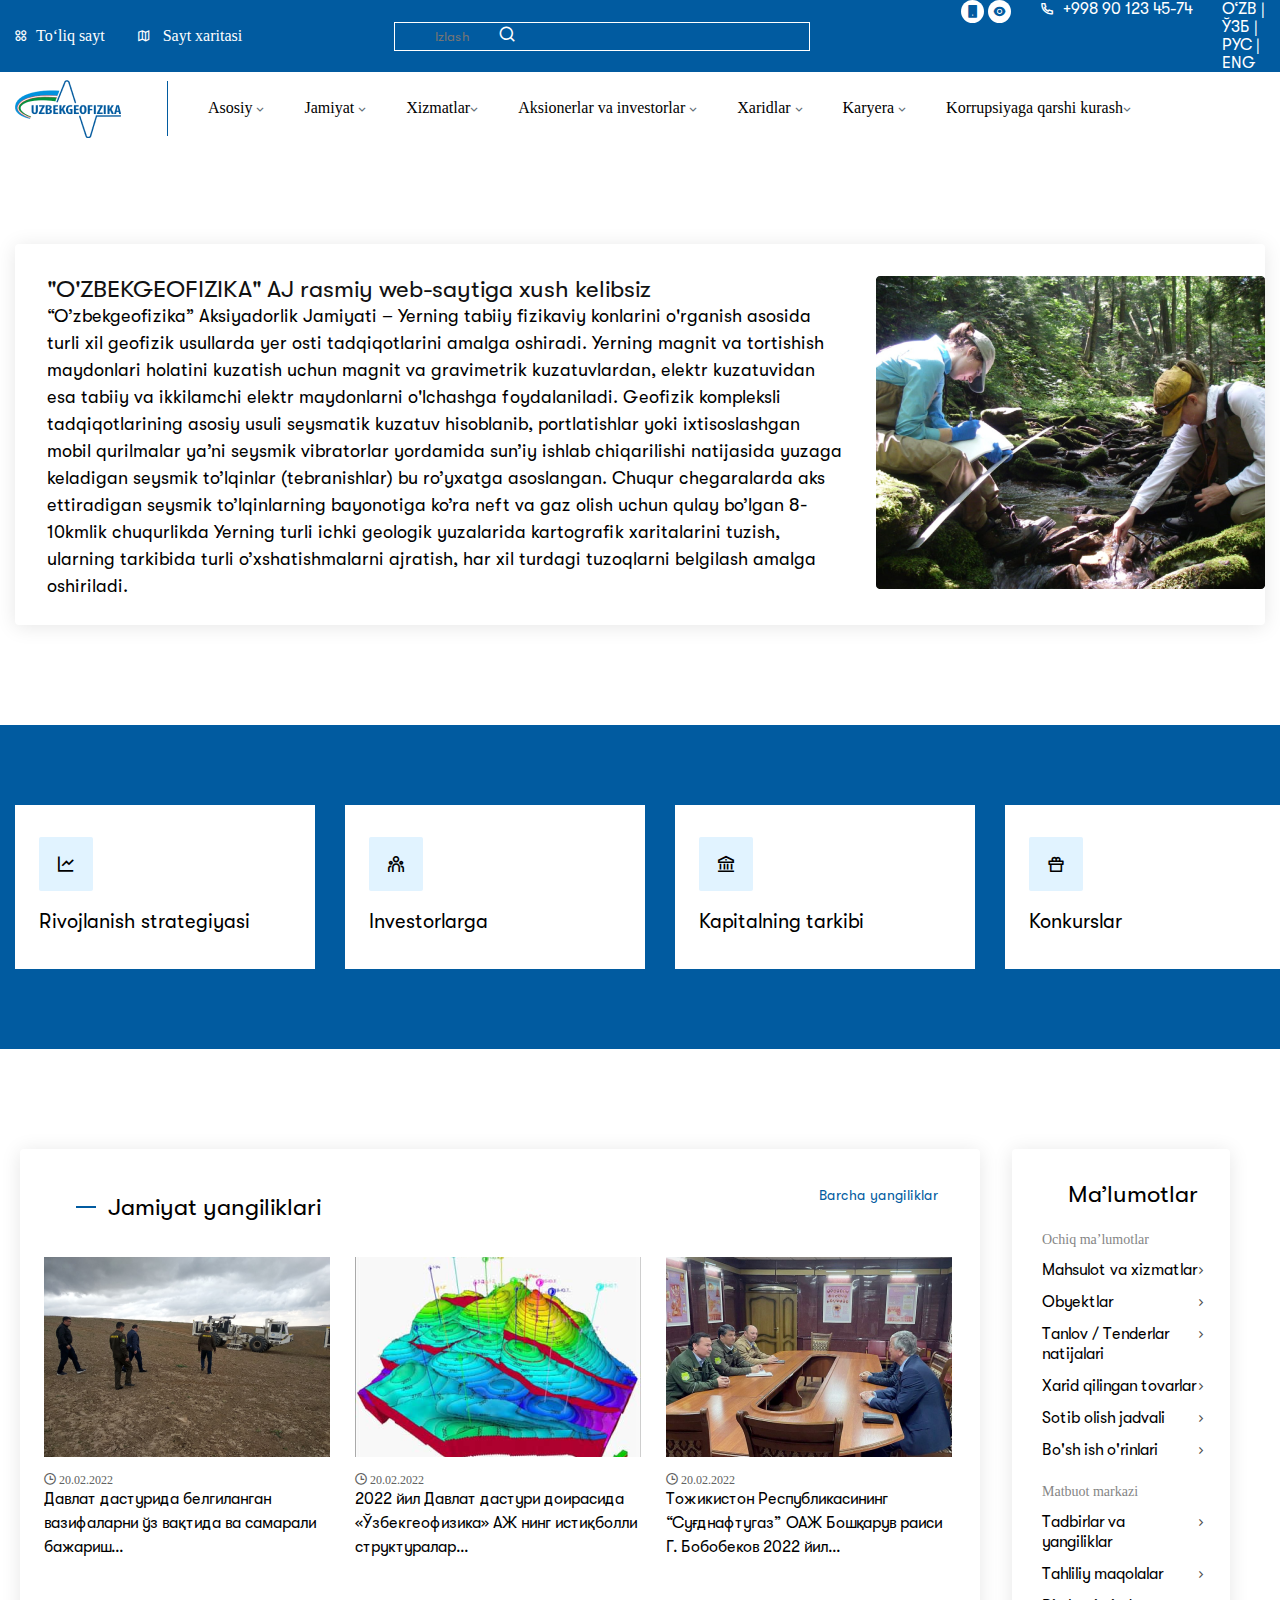
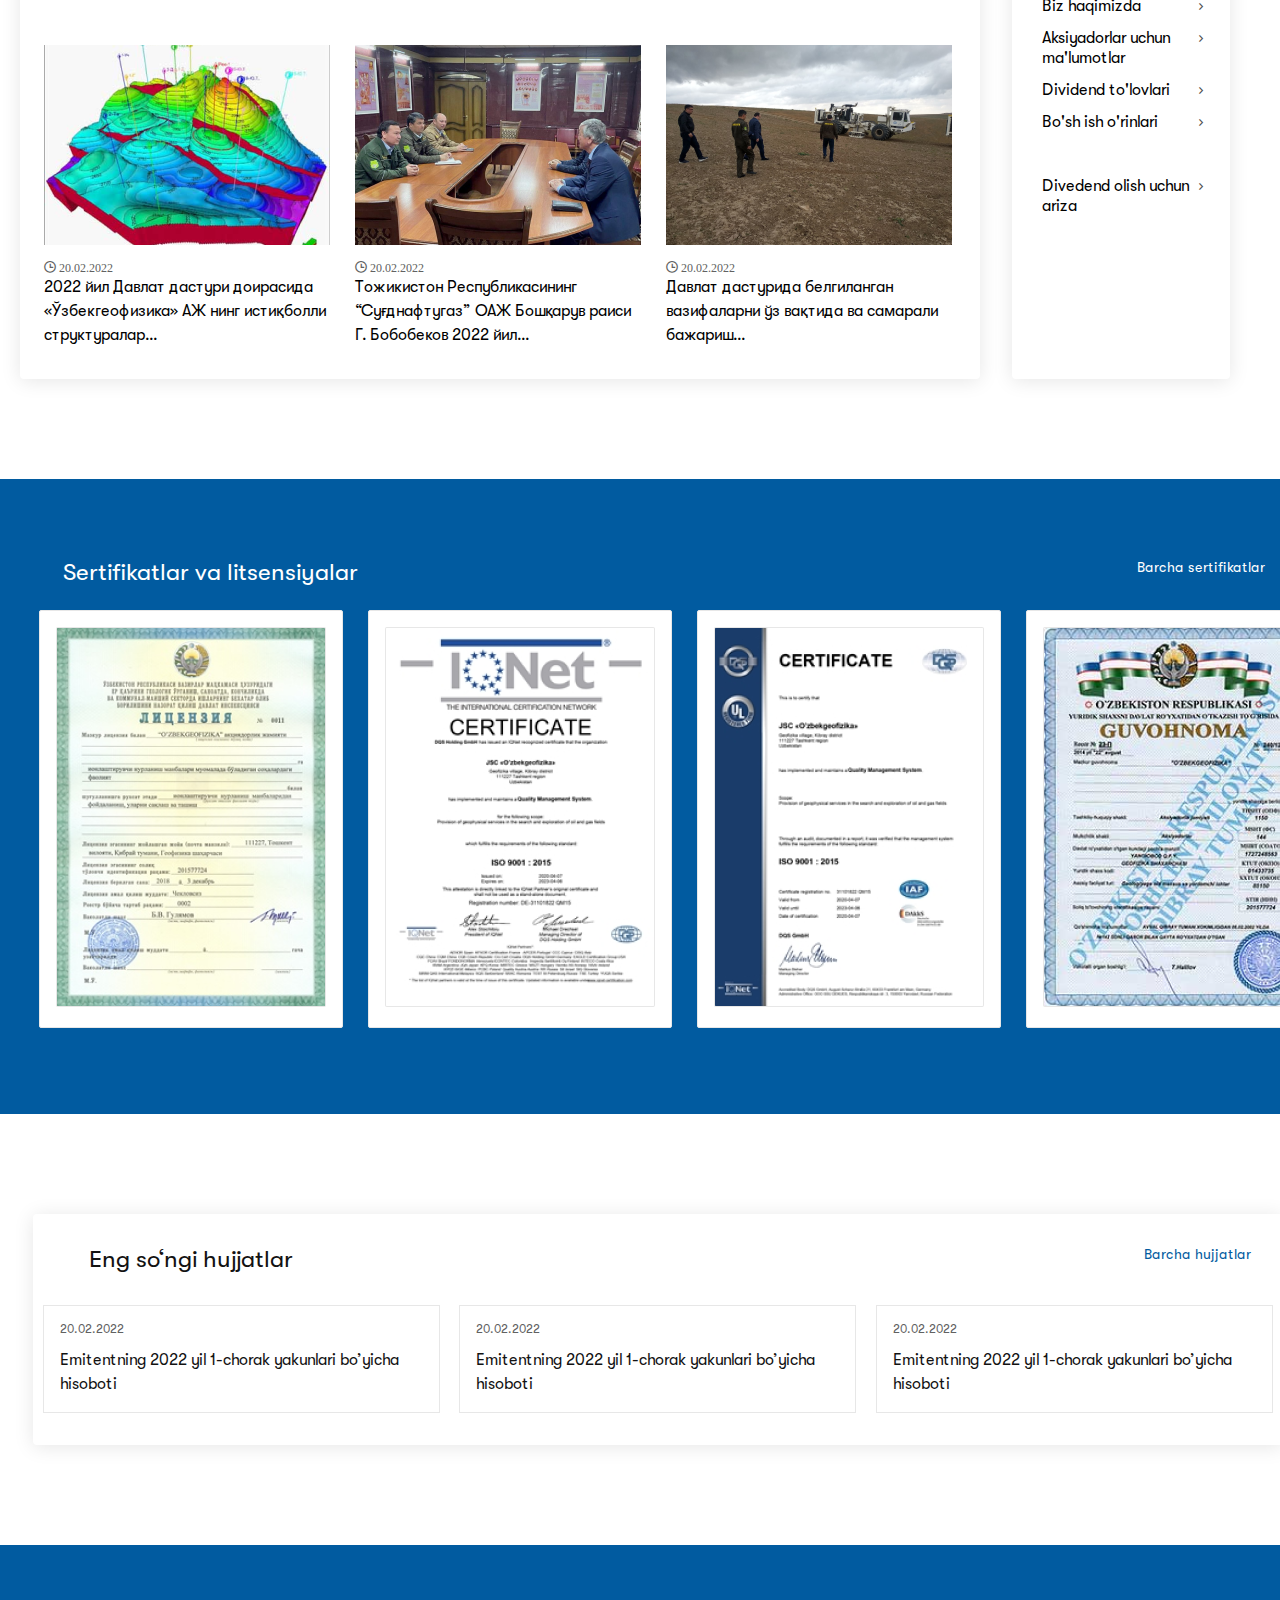
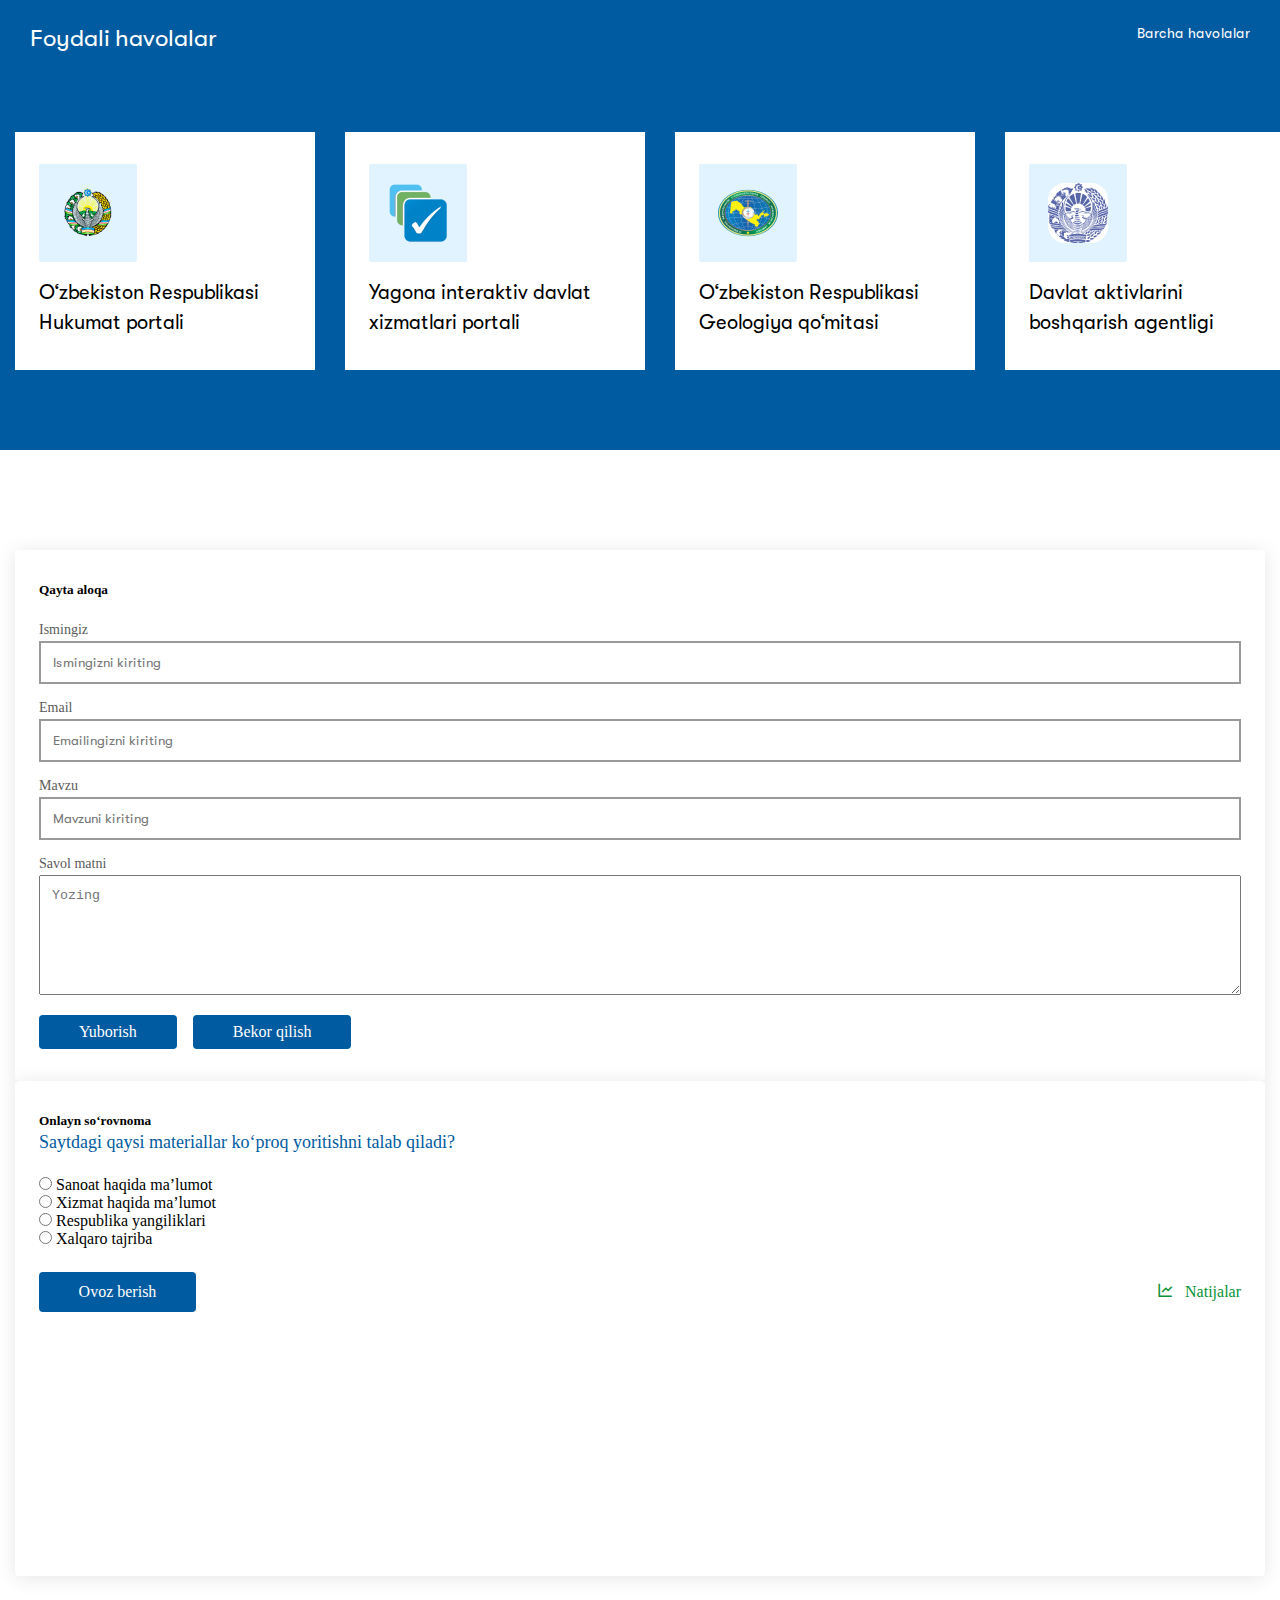
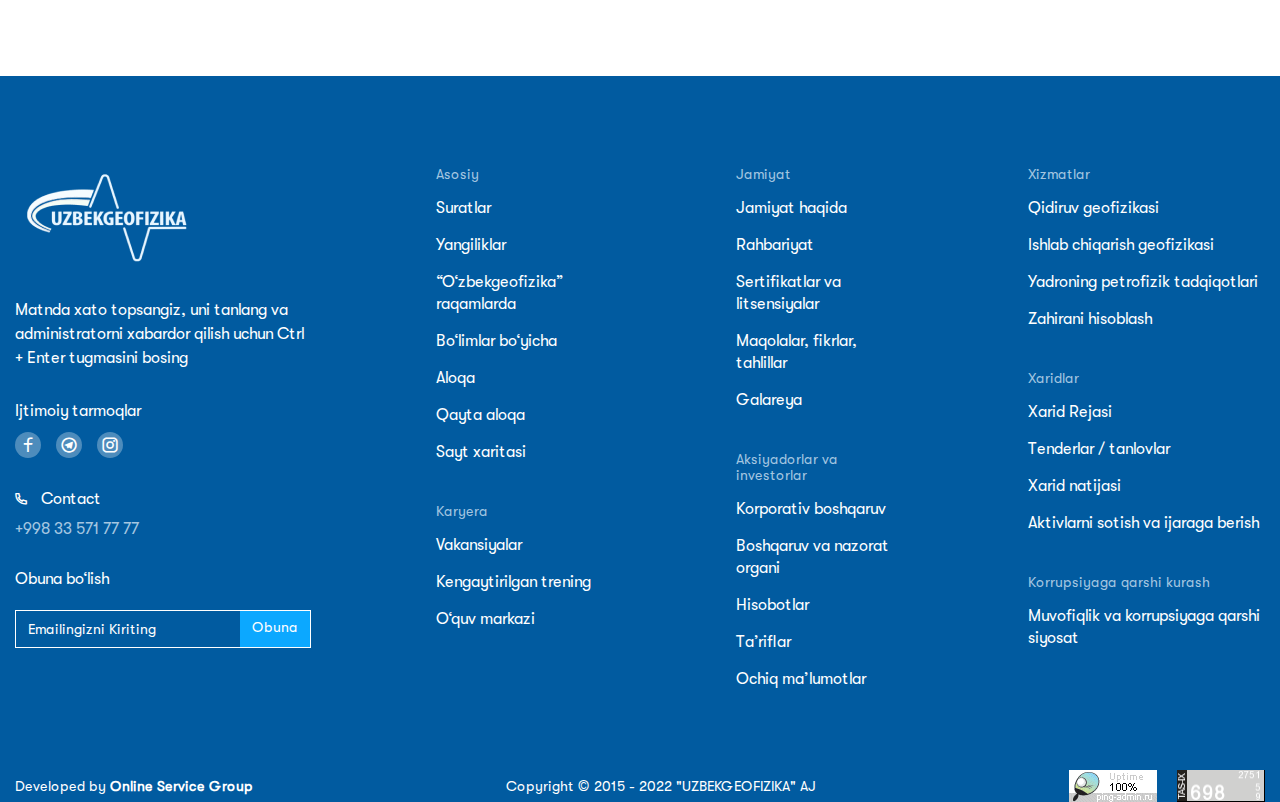
<file: index.html>
<!DOCTYPE html>
<html lang="en">
<head>
    <meta charset="UTF-8">
    <meta http-equiv="X-UA-Compatible" content="IE=edge">
    <meta name="viewport" content="width=device-width, initial-scale=1.0">
              
          <!-- icomooon -->
          <link rel="stylesheet" href="icomoon/style.css">
          <!-- icomoomn -->
        
             
                <link rel="stylesheet" href="libs/OwlCarousel2-2.3.4/OwlCarousel2-2.3.4/dist/assets/owl.theme.default.css">
                <link rel="stylesheet" href="libs/OwlCarousel2-2.3.4/OwlCarousel2-2.3.4/dist/assets/owl.carousel.min.css">

       
        <link href="https://cdn.jsdelivr.net/npm/bootstrap@5.2.0-beta1/dist/css/bootstrap.min.css" rel="stylesheet"
        integrity="sha384-0evHe/X+R7YkIZDRvuzKMRqM+OrBnVFBL6DOitfPri4tjfHxaWutUpFmBp4vmVor" crossorigin="anonymous">
         
        <link rel="stylesheet" href="css/fonts.css">
        <link rel="stylesheet" href="./css/style.css">
    <title>Document</title>
</head>
<body>
              <header>
                        
                     <div class="header">
                                
                      
                            <div class="container">
                                   <div class="header__prenav">
                                        <div class="header__prenav-left">
                                            <div class="left-first">
                                                <a href="#"><i class="icon-full-site prenav__left-text"></i>To‘liq sayt</a>
                                                <a href="#"><i class="icon-sitemap prenav__left-text"></i> Sayt xaritasi</a>
                                            </div>
                                               <!-- <div class="left-right">
                                                <a class="prenav__left-text" href="#"><i class="icon-sitemap"></i> Sayt xaritasi</a>
                                               </div> -->
                                        </div>
                                        <div class="header__prenav-center">
                                            <form class="news">
                                                <input type="text" placeholder="Izlash"  name="input">
                                                <div>
                                            <a href="#"><i class="icon-search"></i></a>
                                                </div>
                                            </form>
                                        
                                        </div>
                                        <div class="header__prenav-right">
                                            <div class="icons">
                                               <div></div>  <i class="icon-phone smart"></i>
                                                <i class="icon-eye smart"></i>
                                            </div>
                                            <a href="#"><i class="icon-telephone"></i>+998 90 123 45-74</a>
                                            <div class="languages d-flex flex-row">
                                                <a href="#">O‘ZB <span>|</span></a>
                                                <a href="#">ЎЗБ <span>|</span></a>
                                                <a href="#">РУС <span>|</span></a>
                                                <a href="#">ENG </a>
                                            </div>
                                        </div>
                                   </div>
                                  
                                     
                            </div>
            
                      </div>

                      <div class="nav">
                                <div class="container">
                                    <nav class="nav-group">
                                        <img src="./images/header-geofizika.png" alt="">
                                        <div class="vertical">
                                        </div>
                                        <a href="#"> Asosiy <i class="icon-expand"></i></a>
                                        <a href="#"> Jamiyat <i class="icon-expand"></i></a>
                                        <a href="#"> Xizmatlar<i class="icon-expand"></i></a>
                                        <a href="#"> Aksionerlar va investorlar <i class="icon-expand"></i></a>
                                        <a href="#"> Xaridlar <i class="icon-expand"></i></a>
                                        <a href="#"> Karyera <i class="icon-expand"></i></a>
                                        <a href="#"> Korrupsiyaga qarshi kurash<i class="icon-expand"></i></a>
                                       
                                    </nav>
                                </div>
                      </div>





















              </header>

              <section class="banner">
                                  

                                   
                    <div class="owl-carousel owl-theme banner__carousel">
                        <!--  -->
                        <div class="item">
                            <div class="banner__item" style="background-image: url('images/Rectangle\ 3.jpg');">
                                <div class="container">
                                    <a href="#" class="banner__wrapper">
                                        <h1>«O‘zbekgeofizika» Aksiyadorlik Jamiyati</h1>
                                        <p>Seysmik kuzatuv va tadqiqotlari, seysmik ma'lumotlarni kompyuterda ishlov berish
                                            xizmatlari
                                        </p>
                                    </a>
                                </div>
                            </div>
                        </div>
                        <!--  -->
                        <div class="item">
                            <div class="banner__item" style="background-image: url('images/Rectangle\ 3.jpg');">
                                <div class="container">
                                    <a href="#" class="banner__wrapper">
                                        <h1>«O‘zbekgeofizika» Aksiyadorlik Jamiyati</h1>
                                        <p>Seysmik kuzatuv va tadqiqotlari, seysmik ma'lumotlarni kompyuterda ishlov berish
                                            xizmatlari
                                        </p>
                                    </a>
                                </div>
                            </div>
                        </div>
                        <!--  -->
                        <div class="item">
                            <div class="banner__item" style="background-image: url('images/Rectangle\ 3.jpg');">
                                <div class="container">
                                    <a href="#" class="banner__wrapper">
                                        <h1>«O‘zbekgeofizika» Aksiyadorlik Jamiyati</h1>
                                        <p>Seysmik kuzatuv va tadqiqotlari, seysmik ma'lumotlarni kompyuterda ishlov berish
                                            xizmatlari
                                        </p>
                                    </a>
                                </div>
                            </div>
                        </div>
                    </div>
                  
                   

                          
                         
                           
                           
                 





 




              </section>    
              
              <section class="welcome">
                    
           
                         <div class="container">
                             <div class="welcome-box">
                                     <div class="welcome-text">
                                        <p class="welcome-title">
                                            "O'ZBEKGEOFIZIKA" AJ rasmiy web-saytiga xush kelibsiz
                                        </p>
                                        <p  class="welcome-txt">
                                            “O’zbekgeofizika” Aksiyadorlik Jamiyati – Yerning tabiiy fizikaviy konlarini o'rganish asosida turli xil geofizik
                                            usullarda yer osti tadqiqotlarini amalga oshiradi. Yerning magnit va tortishish maydonlari holatini kuzatish uchun
                                            magnit va gravimetrik kuzatuvlardan, elektr kuzatuvidan esa tabiiy va ikkilamchi elektr maydonlarni o'lchashga
                                            foydalaniladi. Geofizik kompleksli tadqiqotlarining asosiy usuli seysmatik kuzatuv hisoblanib, portlatishlar yoki
                                            ixtisoslashgan mobil qurilmalar ya’ni seysmik vibratorlar yordamida sun’iy ishlab chiqarilishi natijasida yuzaga
                                            keladigan seysmik to’lqinlar (tebranishlar) bu ro’yxatga asoslangan. Chuqur chegaralarda aks ettiradigan seysmik
                                            to’lqinlarning bayonotiga ko’ra neft va gaz olish uchun qulay bo’lgan 8-10kmlik chuqurlikda Yerning turli ichki
                                            geologik
                                            yuzalarida kartografik xaritalarini tuzish, ularning tarkibida turli o’xshatishmalarni ajratish, har xil turdagi
                                            tuzoqlarni belgilash amalga oshiriladi.
                                        </p>
                                     </div>
                                     <div class="welcome-img">
                                         <img src="./images/welcome.png" alt="">
                                     </div>
                                 
                                   
                             </div>
                         </div>
                  

              </section>

                <section class="development">
                      <div class="container">
                        <div class="development-items">
                            <div class="development-item">
                                <div class="item-flex">
                                    <i class="icon-development icon-class "></i>
                                    <h3 class="development-title">Rivojlanish strategiyasi</h3>
                                </div>
                            </div>

                            <div class="development-item">
                                <div class="item-flex">
                                    <i class="icon-investors  icon-class"></i>
                                    <h3 class="development-title"> Investorlarga</h3>
                                </div>
                            </div>
                            <div class="development-item">
                                <div class="item-flex">
                                    <i class="icon-kapital icon-class"></i>
                                    <h3 class="development-title"> Kapitalning tarkibi  </h3>
                                </div>
                            </div>

                            <div class="development-item">
                                <div class="item-flex">
                                    <i class="icon-challenges icon-class"></i>
                                    <h3 class="development-title"> Konkurslar</h3>
                                </div>
                            </div>
                          
                            
                        </div>
                      </div>
                </section>
              
                 
                    
                <section class="news">

                          
                                <div class="news-box">
                                    <div class="news-title">
                                        <div class="new-title"><div class="meloch"></div>   Jamiyat yangiliklari</div>
                                        <div class="news-all">Barcha yangiliklar</div>
                                    </div>
                                    <div class="items">
                                        <div class="item">
                                            <img src="./images/desert.png" alt="">
                                            <div class="item-date"><i class="icon-time"></i> 20.02.2022</div>
                                            <p class="item-text">Давлат дастурида белгиланган вазифаларни ўз вақтида ва самарали бажариш...</p>
                                
                                        </div>
                                        <div class="item">
                                            <img src="./images/mantiya.png" alt="">
                                            <div class="item-date"><i class="icon-time"></i> 20.02.2022</div>
                                            <p class="item-text">2022 йил Давлат дастури доирасида «Ўзбекгеофизика» АЖ нинг истиқболли
                                                структуралар...</p>
                                
                                        </div>
                                        <div class="item">
                                            <img src="./images/politcs.png" alt="">
                                            <div class="item-date"><i class="icon-time"></i> 20.02.2022</div>
                                            <p class="item-text">Тожикистон Республикасининг “Суғднафтугаз” ОАЖ Бошқарув раиси Г. Бобобеков 2022
                                                йил...</p>
                                
                                        </div>
                                
                                    </div>
                                
                                    <div class="second-items">
                                        <div class="second-item">
                                            <img src="./images/mantiya.png" alt="">
                                            <div class="item-date"><i class="icon-time"></i> 20.02.2022</div>
                                            <p class="item-text"> 2022 йил Давлат дастури доирасида «Ўзбекгеофизика» АЖ нинг истиқболли
                                                структуралар...</p>
                                        </div>
                                        <div class="second-item">
                                            <img src="./images/politcs.png" alt="">
                                            <div class="item-date"><i class="icon-time"></i> 20.02.2022</div>
                                            <p class="item-text"> Тожикистон Республикасининг “Суғднафтугаз” ОАЖ Бошқарув раиси Г. Бобобеков 2022
                                                йил...</p>
                                        </div>
                                        <div class="second-item">
                                            <img src="./images/desert.png" alt="">
                                            <div class="item-date"><i class="icon-time"></i> 20.02.2022</div>
                                            <p class="item-text">Давлат дастурида белгиланган вазифаларни ўз вақтида ва самарали бажариш...</p>
                                        </div>
                                    </div>
                                
                                </div>
                                
                                <div class="info-box">
                                    <div class="info-inner">
                                        <div>
                                            <h3 class="infos">Ma’lumotlar</h3>
                                        </div>
                                        <div class="open-info">
                                            <div class="opensource">Ochiq ma’lumotlar</div>
                                            <div class="links">
                                                <a href="#" class="open-info-link">Mahsulot va xizmatlar</a> <a class="links-text" href="#"><i
                                                        class="icon-next"></i></a>
                                            </div>
                                            <div class="links">
                                                <a href="#" class="open-info-link">Obyektlar</a> <a class="links-text" href="#"><i
                                                        class="icon-next"></i></a>
                                            </div>
                                            <div class="links">
                                                <a href="#" class="open-info-link">Tanlov / Tenderlar natijalari</a> <a class="links-text" href="#"><i
                                                        class="icon-next"></i></a>
                                            </div>
                                            <div class="links">
                                                <a href="#" class="open-info-link">Xarid qilingan tovarlar</a> <a class="links-text" href="#"><i
                                                        class="icon-next"></i></a>
                                            </div>
                                            <div class="links">
                                                <a href="#" class="open-info-link">Sotib olish jadvali</a> <a class="links-text" href="#"><i
                                                        class="icon-next"></i></a>
                                            </div>
                                            <div class="links">
                                                <a href="#" class="open-info-link">Bo'sh ish o'rinlari</a> <a class="links-text" href="#"><i
                                                        class="icon-next"></i></a>
                                            </div>
                                
                                
                                
                                
                                        </div>
                                
                                        <div class="open-info">
                                            <div class="opensource">Matbuot markazi</div>
                                            <div class="links">
                                                <a href="#" class="open-info-link">Tadbirlar va yangiliklar</a> <a class="links-text" href="#"><i
                                                        class="icon-next"></i></a>
                                            </div>
                                            <div class="links">
                                                <a href="#" class="open-info-link">Tahliliy maqolalar</a> <a class="links-text" href="#"><i
                                                        class="icon-next"></i></a>
                                            </div>
                                            <div class="links">
                                                <a href="#" class="open-info-link">Biz haqimizda </a> <a class="links-text" href="#"><i
                                                        class="icon-next"></i></a>
                                            </div>
                                            <div class="links">
                                                <a href="#" class="open-info-link">Aksiyadorlar uchun ma'lumotlar</a> <a class="links-text" href="#"><i
                                                        class="icon-next"></i></a>
                                            </div>
                                            <div class="links">
                                                <a href="#" class="open-info-link">Dividend to'lovlari</a> <a class="links-text" href="#"><i
                                                        class="icon-next"></i></a>
                                            </div>
                                            <div class="links">
                                                <a href="#" class="open-info-link">Bo'sh ish o'rinlari</a> <a class="links-text" href="#"><i
                                                        class="icon-next"></i></a>
                                            </div>
                                
                                            <div class="links odd">
                                                <a href="#" class="open-info-link ">Divedend olish uchun ariza </a> <a class="links-text" href="#"><i
                                                        class="icon-next"></i></a>
                                            </div>
                                
                                
                                
                                
                                
                                
                                        </div>
                                
                                        <div class="info-center">
                                
                                        </div>
                                    </div>
                                
                                </div>
                                




                </section>


                <section class="certificates">
                     <div class="container">
                             
                          <div class="certificates__block">
                                 
                                 <div class="certificates-text">
                                     <h1  class="certificate-title">Sertifikatlar va litsensiyalar</h1>
                                     <div class="certificate-link"> Barcha sertifikatlar</div>
                                 </div>
                               
                                     <div class="items">
                                        <div class="item-img">
                                            <img src="./images/license.png" alt="">
                                        </div>
                                        <div class="item-img">
                                            <img src="./images/certificate.png" alt="">
                                        </div>
                                        <div class="item-img">
                                            <img src="./images/certificate2.png" alt="">
                                        </div>
                                        <div class="item-img">
                                            <img src="./images/guvohnoma.png" alt="">
                                        </div>
                                     </div>
                          </div>
                          
                     </div>
                </section>


                <section class="documents">
                    <div class="container">
                         
                        <div class="document-block">
                            <div class="document-text">
                                <h2 class="late-docs">Eng so‘ngi hujjatlar</h2>
                                <div class="all-docs">Barcha hujjatlar</div>
                        
                            </div>
                        
                            <div class="document-items">
                                <div class="document-item">
                                    <div class="document-text2">
                                        <a class="document-date" href="#  ">20.02.2022</a>
                                        <p class="document-chorak">Emitentning 2022 yil 1-chorak yakunlari bo’yicha hisoboti</p>
                                    </div>
                        
                                </div>
                                <div class="document-item">
                                    <div class="document-text2">
                                        <a class="document-date" href="#  ">20.02.2022</a>
                                        <p class="document-chorak">Emitentning 2022 yil 1-chorak yakunlari bo’yicha hisoboti</p>
                                    </div>
                        
                                </div>
                                <div class="document-item">
                                    <div class="document-text2">
                                        <a class="document-date" href="#  ">20.02.2022</a>
                                        <p class="document-chorak">Emitentning 2022 yil 1-chorak yakunlari bo’yicha hisoboti</p>
                                    </div>
                        
                                </div>
                            </div>
                        </div>
                    </div>
                   
                
                </section>
                  
                    <section class="development">
                        <div class="container">
                               <div class="development-txt2">
                                   <div class="container">
                                        <div class="development-txt">
                                            <h2 class="txt-title"> Foydali havolalar</h2>
                                            <div class="txt-link" href="#">
                                                Barcha havolalar
                                            </div>
                                        </div>
                                   </div>
                               </div>
                            <div class="development-items">
                                <div class="development-item">
                                    <div class="item-flex">
                                        <i class="  icon-class  "><img class="development-img" src="./images/gerb.png" alt=""></i>
                                        <h3 class="development-title"> O‘zbekiston Respublikasi
                                        Hukumat portali</h3>
                                    </div>
                                </div>
                    
                                <div class="development-item">
                                    <div class="item-flex">
                                        <i class="  icon-class"><img class="development-img" src="./images/mygov.png" alt=""></i>
                                        <h3 class="development-title"> Yagona interaktiv davlat
                                        xizmatlari portali</h3>
                                    </div>
                                </div>
                                <div class="development-item">
                                    <div class="item-flex">
                                        <i class=" icon-class"><img class="development-img" src="./images/geology.png" alt="">
                                        </i>
                                        <h3 class="development-title"> O‘zbekiston Respublikasi
                                        Geologiya qo‘mitasi </h3>
                                    </div>
                                </div>
                    
                                <div class="development-item">
                                    <div class="item-flex">
                                        <i class=" icon-class"><img class="development-img" src="./images/agency.png" alt=""></i>
                                        <h3 class="development-title"> Davlat aktivlarini
                                        boshqarish agentligi</h3>
                                    </div>
                                </div>
                    
                    
                            </div>
                        </div>
                    </section>


                <section class="recall">
                    <div class="container">
                        <div class="row recall-block">
                            <div class="col-lg-8">
                                <div class="recall__wrapper">
                                    <div class="news__title__second">
                                        <div class="title__block"></div>
                                        <h5>Qayta aloqa</h5>
                                    </div>
                                    <form action="#">
                                        <div class="row">
                                            <div class="col-lg-6">
                                                <div class="recall__input">
                                                    <p>Ismingiz</p>
                                                    <input class="recall-input" type="text" placeholder="Ismingizni kiriting">
                                                </div>
                                            </div>
                                            <div class="col-lg-6">
                                                <div class="recall__input">
                                                    <p>Email</p>
                                                    <input class="recall-input" type="text" placeholder="Emailingizni kiriting">
                                                </div>
                                            </div>
                                            <div class="col-lg-12">
                                                <div class="recall__input">
                                                    <p>Mavzu</p>
                                                    <input class="recall-input" type="text" placeholder="Mavzuni kiriting">
                                                </div>
                                            </div>
                                            <div class="col-lg-12">
                                                <div class="recall__input">
                                                    <p>Savol matni</p>
                                                    <textarea placeholder="Yozing"></textarea>
                                                </div>
                                            </div>
                                        </div>
                                    </form>
                                    <div class="recall__button">
                                        <a class="yuborish" href="#">Yuborish</a>
                                        <a class="cancel" href="#">Bekor qilish</a>
                                    </div>
                                </div>
                            </div>
                            <div class="col-lg-4">
                                <div class="recall__card">
                                    <div class="news__title__main">
                                        <div class="title__block"></div>
                                        <h5>Onlayn so‘rovnoma</h5>
                                    </div>
                                    <div class="recall__text">
                                        <p>Saytdagi qaysi materiallar ko‘proq yoritishni talab qiladi?</p>
                                    </div>
                                    <div class="recall__list">
                                        <form id="mySavolnomaForm" style="display: block">
                                            <div>
                
                                                <div class="form-group">
                                                    <div class="polls-radio custom-control custom-radio">
                                                        <input type="radio" id="polls1" value="javob_1" name="savolnoma"
                                                            class="custom-control-input">
                                                        <label class="custom-control-label" for="polls1">Sanoat haqida ma’lumot</label>
                                                    </div>
                                                </div>
                                                <div class="form-group">
                                                    <div class="polls-radio custom-control custom-radio">
                                                        <input type="radio" id="polls2" value="javob_2" name="savolnoma"
                                                            class="custom-control-input">
                                                        <label class="custom-control-label" for="polls2">Xizmat haqida ma’lumot</label>
                                                    </div>
                                                </div>
                                                <div class="form-group">
                                                    <div class="polls-radio custom-control custom-radio">
                                                        <input type="radio" id="polls3" value="javob_3" name="savolnoma"
                                                            class="custom-control-input">
                                                        <label class="custom-control-label" for="polls3">Respublika yangiliklari</label>
                                                    </div>
                                                </div>
                                                <div class="form-group">
                                                    <div class="polls-radio custom-control custom-radio">
                                                        <input type="radio" id="polls4" value="javob_4" name="savolnoma"
                                                            class="custom-control-input">
                                                        <label class="custom-control-label" for="polls4">Xalqaro tajriba</label>
                                                    </div>
                                                </div>
                                                <input type="hidden" id="savol_id" value="1">
                                            </div>
                                        </form>
                                    </div>
                                    <div class="recall__next">
                                        <a class="vote" href="#">Ovoz berish</a>
                                        <a href="#"><i class="icon-results"></i>Natijalar</a>
                                    </div>
                                </div>
                            </div>
                        </div>
                    </div>
                </section> 
                  
                  
                  
                    <section class="footer">
                        <div class="container">
                            <div class="footer-block">
                                <div class="first-block">
                                    <img class="footer-img" src="./images/footer-geofizika.png" alt="">
                                    <p class="first-block-text">
                                        Matnda xato topsangiz, uni tanlang va administratorni xabardor qilish uchun Ctrl + Enter tugmasini
                                        bosing
                                    </p>
                                    <a class="first-block-link" href="#"> Ijtimoiy tarmoqlar</a>
                                    <div class="footer-icons">
                                        <i class="icon-facebook socials"></i>
                                        <i class="icon-telegram socials"></i>
                                        <i class="icon-instagram socials"></i>
                                    </div>
                            
                                    <a class="first-block-link" href="#"><i class="icon-telephone"></i> Contact </a>
                            
                                    <a href="#" class="footer-number">
                                        +998 33 571 77 77
                                    </a>
                            
                                    <a href="#" class="first-block-link">
                                        <span> <i class="fas fa-envelope"></i></i></span> Obuna bo‘lish
                                    </a>
                                    <div class="follow">
                                        <!-- <a class="footer-number obuna" href="#">Emailingizni kiriting</a>
                            
                                        <a href="#" class="obuna-button">Obuna</a> -->
                                         <a class="email-value" href="#">Emailingizni Kiriting</a>
                                         <a class="obuna" href="#">Obuna</a>
                                         


                                    </div>
                            
                                </div>
                            
                                <div class="second-block">
                            
                                    <div class="asosiy">
                                        <a class="asosiy-link footer-extra"> Asosiy</a>
                                        <a class="asosiy-link" href="#"> Suratlar</a>
                                        <a class="asosiy-link" href="#"> Yangiliklar </a>
                                        <a class="asosiy-link" href="#">“O‘zbekgeofizika” raqamlarda </a>
                                        <a class="asosiy-link" href="#">Bo‘limlar bo‘yicha </a>
                                        <a class="asosiy-link" href="#">Aloqa </a>
                                        <a class="asosiy-link" href="#"> Qayta aloqa</a>
                                        <a class="asosiy-link" href="#"> Sayt xaritasi </a>
                                    </div>
                                    <div class="asosiy karyera ">
                                        <a class="asosiy-link footer-extra" href="#">Karyera</a>
                            
                                        <a class="asosiy-link" href="#"> Vakansiyalar </a>
                                        <a class="asosiy-link" href="#"> Kengaytirilgan trening </a>
                                        <a class="asosiy-link" href="#"> O‘quv markazi </a>
                                    </div>
                                </div>
                            
                                <div class="third-block">
                                    <div class="asosiy ">
                                        <a class="asosiy-link footer-extra" href="#">Jamiyat</a>
                                        <a class="asosiy-link" href="#"> Jamiyat haqida</a>
                                        <a class="asosiy-link" href="#"> Rahbariyat</a>
                                        <a class="asosiy-link" href="#"> Sertifikatlar va litsensiyalar</a>
                                        <a class="asosiy-link" href="#">
                                            Maqolalar, fikrlar, tahlillar
                                        </a>
                                        <a class="asosiy-link" href="#">
                                            Galareya
                                        </a>
                                    </div>
                                    <div class="asosiy karyera">
                                        <a href="#" class="asosiy-link footer-extra">Aksiyadorlar va investorlar</a>
                                        <a class="asosiy-link" href="#"> Korporativ boshqaruv</a>
                                        <a class="asosiy-link" href="#"> Boshqaruv va nazorat organi</a>
                                        <a href="#" class="asosiy-link">Hisobotlar</a>
                                        <a href="#" class="asosiy-link"> Ta’riflar</a>
                                        <a href="#" class="asosiy-link">Ochiq ma’lumotlar</a>
                            
                            
                            
                            
                                    </div>
                            
                                </div>
                            
                                <div class="last-block">
                            
                                    <div class="asosiy">
                                        <a class="asosiy-link footer-extra" href="#"> Xizmatlar</a>
                                        <a class="asosiy-link" href="#"> Qidiruv geofizikasi</a>
                                        <a class="asosiy-link" href="#"> Ishlab chiqarish geofizikasi</a>
                                        <a class="asosiy-link" href="#"> Yadroning petrofizik tadqiqotlari</a>
                                        <a class="asosiy-link" href="#">
                                            Zahirani hisoblash
                                        </a>
                                    </div>
                            
                                    <div class="asosiy karyera">
                                        <a class="asosiy-link footer-extra" href="#"> Xaridlar</a>
                                        <a class="asosiy-link" href="#">Xarid Rejasi </a>
                                        <a class="asosiy-link" href="#"> Tenderlar / tanlovlar</a>
                                        <a class="asosiy-link" href="#">Xarid natijasi</a>
                                        <a class="asosiy-link" href="#">
                                            Aktivlarni sotish va ijaraga berish
                                        </a>
                                    </div>
                            
                                    <div class="asosiy karyera">
                                        <a class="asosiy-link footer-extra" href="#"> Korrupsiyaga qarshi kurash</a>
                                        <a class="asosiy-link" href="#"> Muvofiqlik va korrupsiyaga qarshi siyosat</a>
                                    </div>
                                </div>
                            </div>
                            
                            <div class="copyrights">
                                <h3>
                                    Developed by <strong>
                                        Online Service Group
                                    </strong>
                                </h3>
                            
                                <h3 class="copyright-txt">
                                    Copyright © 2015 - 2022 "UZBEKGEOFIZIKA" AJ
                                </h3>
                              
                                 <div class="footer-imgs">
                                     <img src="./images/footer-1.png" alt="">
                                     <img src="./images/footer-2.png" alt="">
                                 </div>
                            </div>
                        </div>
                    </section>





            <!-- <script src="js/jquery.min.js"></script> -->
            <script src="https://cdn.jsdelivr.net/npm/jquery@3.5.1/dist/jquery.slim.min.js"
                integrity="sha384-DfXdz2htPH0lsSSs5nCTpuj/zy4C+OGpamoFVy38MVBnE+IbbVYUew+OrCXaRkfj"
                crossorigin="anonymous"></script>
            <script src="./libs/OwlCarousel2-2.3.4/OwlCarousel2-2.3.4/dist/owl.carousel.min.js"></script>
            <!-- <script src="js/bootstrap.min.js"></script> -->







      
      
            
        
        <script src="https://cdn.jsdelivr.net/npm/bootstrap@4.6.1/dist/js/bootstrap.bundle.min.js"
            integrity="sha384-fQybjgWLrvvRgtW6bFlB7jaZrFsaBXjsOMm/tB9LTS58ONXgqbR9W8oWht/amnpF"
            crossorigin="anonymous"></script>
   


       
                <script>
                    $('.banner__carousel').owlCarousel({
                        loop: true,
                        margin: 10,
                        nav: true,
                        items: 1,
                        navText: ["<i class='icon-arrow-left'></i>", "<i class='icon-arrow-light'></i>"],
                        autoplay: true,
                        autoplayTimeout: 4000,
                    })
                </script>
        
     
           
    
      

     
   


</body>
</html>
</file>
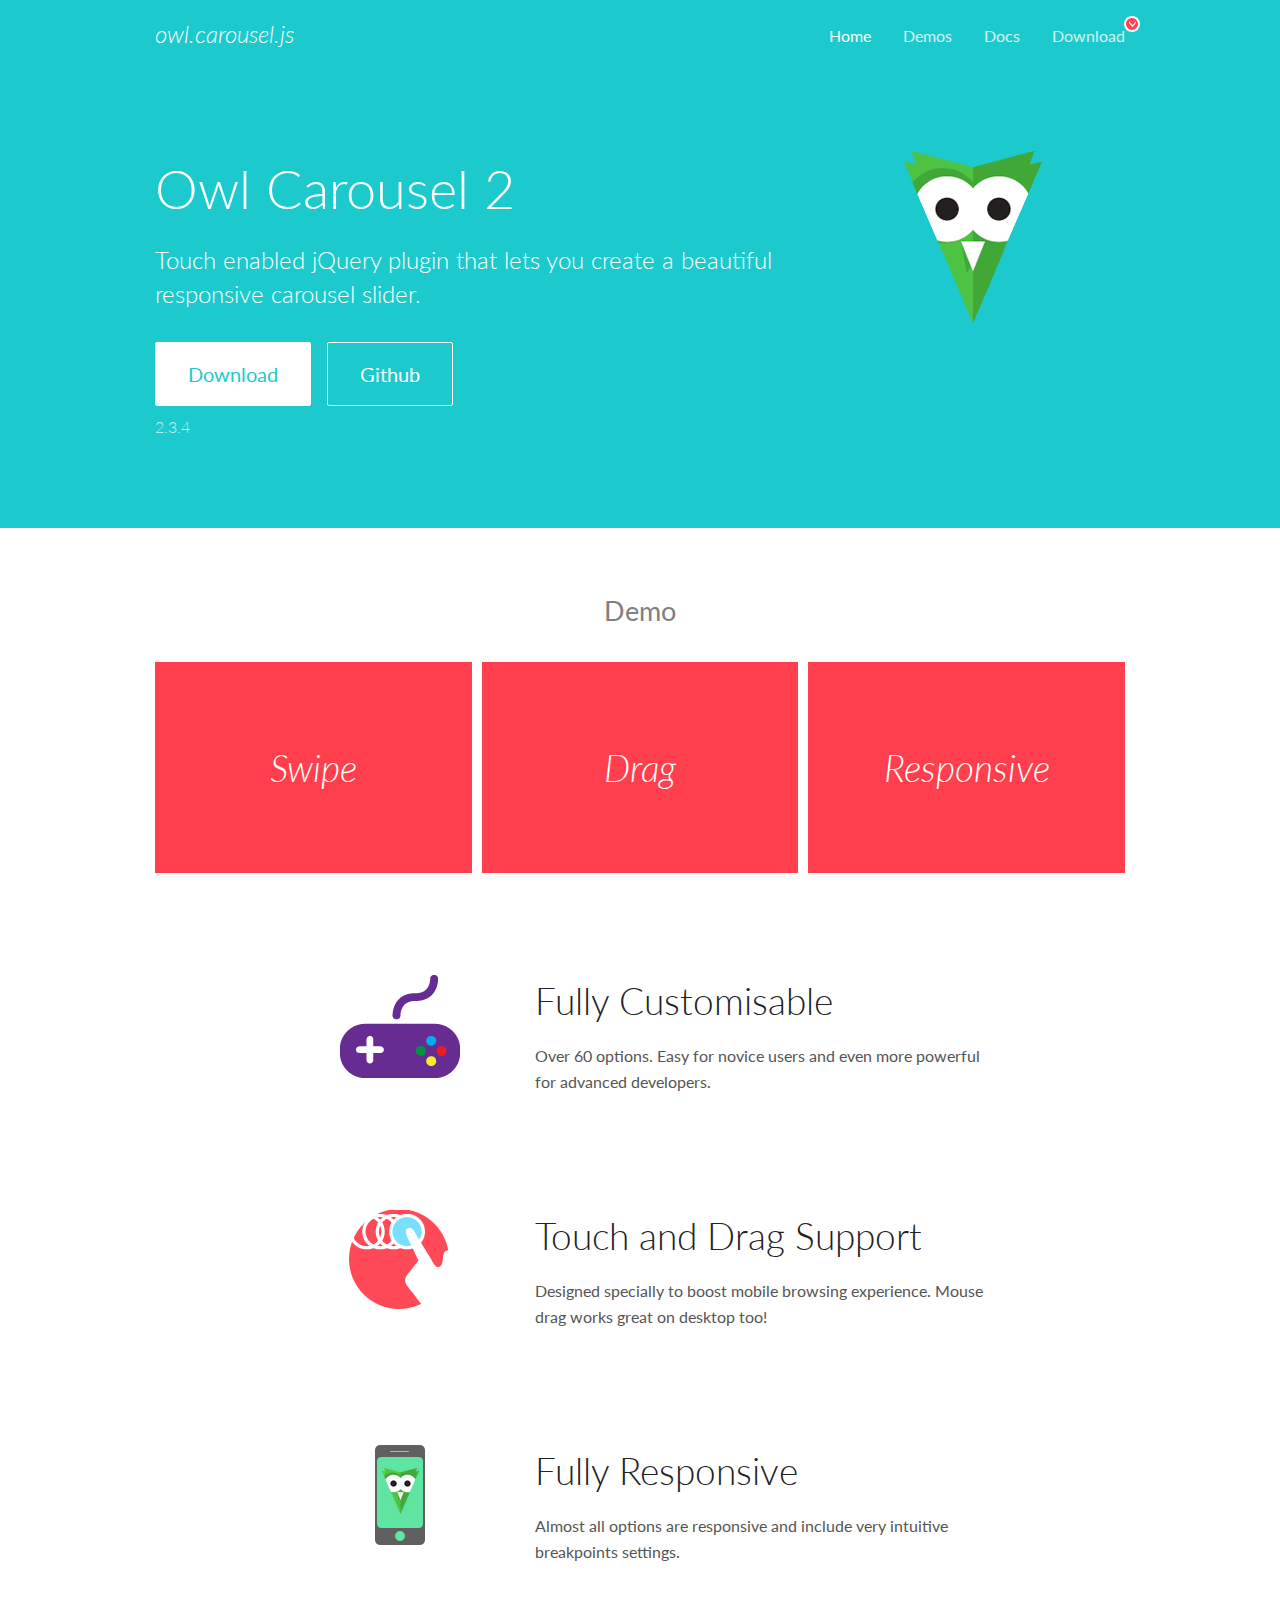
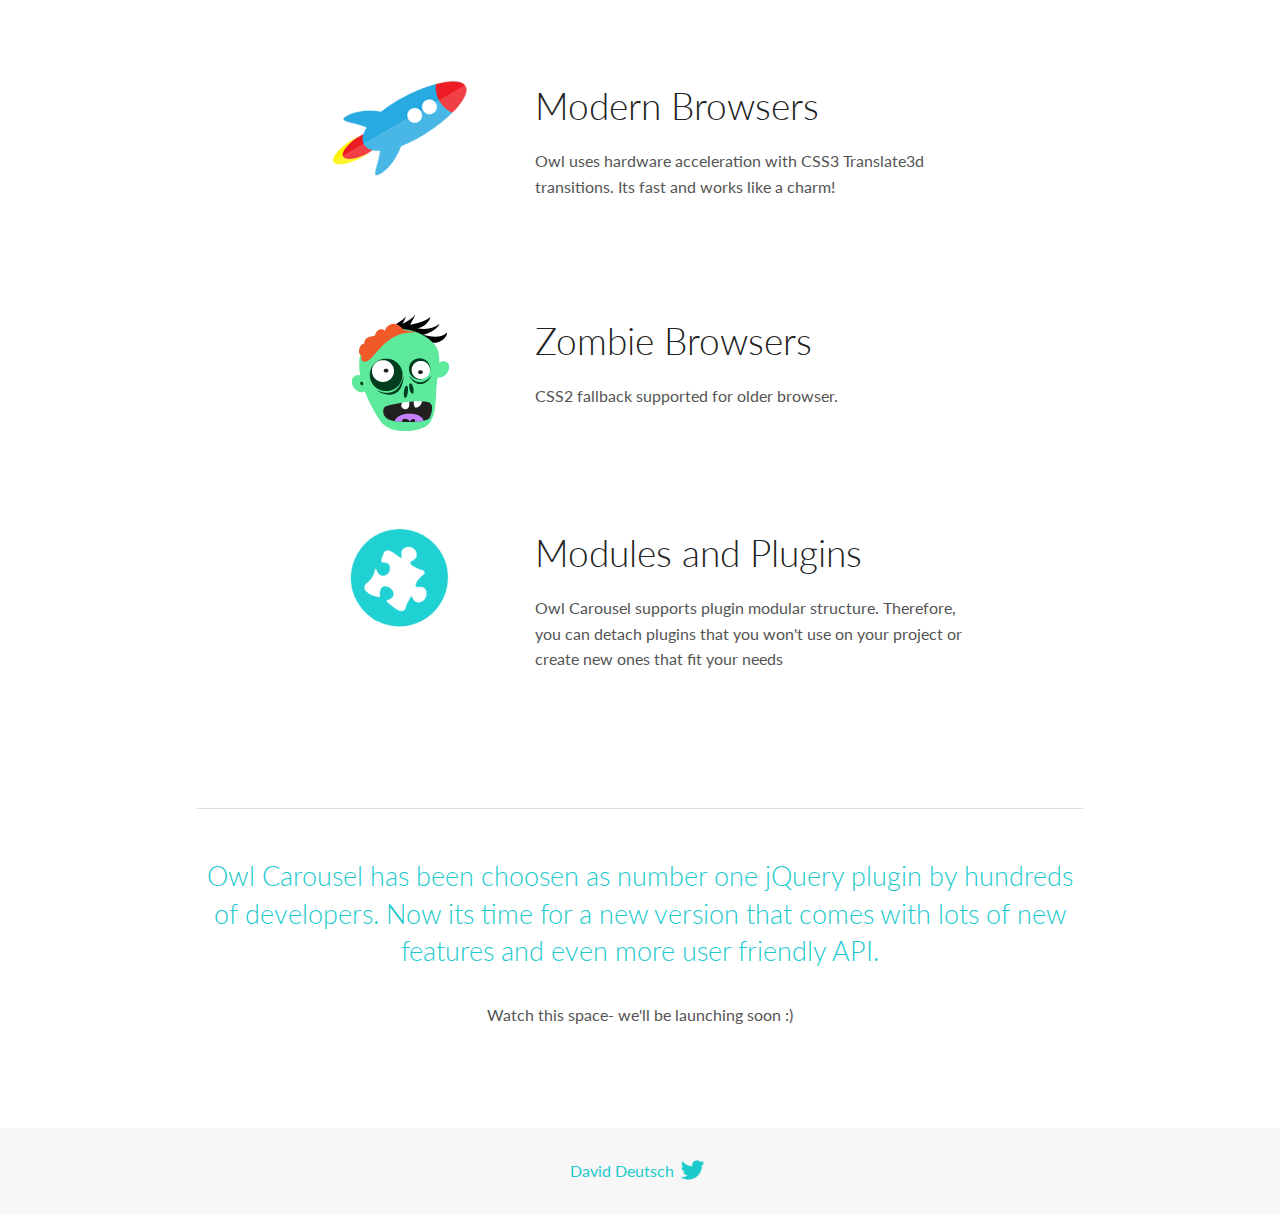
<file: libs/OwlCarousel2-2.3.4/OwlCarousel2-2.3.4/docs/index.html>
<!DOCTYPE html>
<html lang="en">
  <head>

    <!-- head -->
    <meta charset="utf-8">
    <meta name="msapplication-tap-highlight" content="no" />
    <meta name="viewport" content="width=device-width, initial-scale=1.0" />
    <meta name="description" content="Touch enabled jQuery plugin that lets you create beautiful responsive carousel slider.">
    <meta name="author" content="David Deutsch">
    <title>
      Home | Owl Carousel | 2.3.4
    </title>

    <!-- Stylesheets -->
    <link href='https://fonts.googleapis.com/css?family=Lato:300,400,700,400italic,300italic' rel='stylesheet' type='text/css'>
    <link rel="stylesheet" href="assets/css/docs.theme.min.css">

    <!-- Owl Stylesheets -->
    <link rel="stylesheet" href="assets/owlcarousel/assets/owl.carousel.min.css">
    <link rel="stylesheet" href="assets/owlcarousel/assets/owl.theme.default.min.css">

    <!-- HTML5 shim and Respond.js IE8 support of HTML5 elements and media queries -->

    <!--[if lt IE 9]>
      <script src="https://oss.maxcdn.com/libs/html5shiv/3.7.0/html5shiv.js"></script>
      <script src="https://oss.maxcdn.com/libs/respond.js/1.3.0/respond.min.js"></script>
    <![endif]-->

    <!-- Favicons -->
    <link rel="apple-touch-icon-precomposed" sizes="144x144" href="assets/ico/apple-touch-icon-144-precomposed.png">
    <link rel="shortcut icon" href="assets/ico/favicon.png">
    <link rel="shortcut icon" href="favicon.ico">

    <!-- Yeah i know js should not be in header. Its required for demos.-->

    <!-- javascript -->
    <script src="assets/vendors/jquery.min.js"></script>
    <script src="assets/owlcarousel/owl.carousel.js"></script>
  </head>
  <body>

    <!-- header -->
    <header class="header">
      <div class="row">
        <div class="large-12 columns">
          <div class="brand left">
            <h3>
              <a href="/OwlCarousel2/">owl.carousel.js</a> 
            </h3>
          </div>
          <a id="toggle-nav" class="right">
            <span></span> <span></span> <span></span> 
          </a> 
          <div class="nav-bar">
            <ul class="clearfix">
              <li class="active">
                <a href="/OwlCarousel2/index.html">Home</a> 
              </li>
              <li> <a href="/OwlCarousel2/demos/demos.html">Demos</a>  </li>
              <li> <a href="/OwlCarousel2/docs/started-welcome.html">Docs</a>  </li>
              <li>
                <a href="https://github.com/OwlCarousel2/OwlCarousel2/archive/2.3.4.zip">Download</a> 
                <span class="download"></span> 
              </li>
            </ul>
          </div>
        </div>
      </div>
    </header>

    <!-- home panel -->
    <section id="hero">
      <div class="row">
        <div class="large-8 medium-8 columns">
          <h1>Owl Carousel 2</h1>
          <h4>Touch enabled jQuery plugin that lets you create a beautiful responsive carousel slider.</h4>
          <a href="https://github.com/OwlCarousel2/OwlCarousel2/archive/2.3.4.zip" class="hero-button">Download</a> 
          <a href="https://github.com/OwlCarousel2/OwlCarousel2" class="hero-button outline">Github</a> 
          <p>2.3.4</p>
        </div>
        <div class="large-4 medium-4 columns">
          <img class="owl-logo" src="assets/img/owl-logo.png" alt="mr. Owl">
        </div>
      </div>
    </section>

    <!-- body -->
    <div class="home-demo">
      <div class="row">
        <div class="large-12 columns">
          <h3>Demo</h3>
          <div class="owl-carousel">
            <div class="item">
              <h2>Swipe</h2>
            </div>
            <div class="item">
              <h2>Drag</h2>
            </div>
            <div class="item">
              <h2>Responsive</h2>
            </div>
            <div class="item">
              <h2>CSS3</h2>
            </div>
            <div class="item">
              <h2>Fast</h2>
            </div>
            <div class="item">
              <h2>Easy</h2>
            </div>
            <div class="item">
              <h2>Free</h2>
            </div>
            <div class="item">
              <h2>Upgradable</h2>
            </div>
            <div class="item">
              <h2>Tons of options</h2>
            </div>
            <div class="item">
              <h2>Infinity</h2>
            </div>
            <div class="item">
              <h2>Auto Width</h2>
            </div>
          </div>
        </div>
      </div>
    </div>
    <script>
      var owl = $('.owl-carousel');
      owl.owlCarousel({
        margin: 10,
        loop: true,
        responsive: {
          0: {
            items: 1
          },
          600: {
            items: 2
          },
          1000: {
            items: 3
          }
        }
      })
    </script>

    <!-- features -->
    <div id="features">
      <div class="row">
        <div class="small-12 medium-9 small-centered columns">
          <section class="row feature">
            <div class="medium-4 small-12 columns">
              <img src="assets/img/feature-options.png" alt="">
            </div>
            <div class="medium-8 small-12 columns">
              <h2>Fully Customisable</h2>
              <p>Over 60 options. Easy for novice users and even more powerful for advanced developers.</p>
            </div>
          </section>
          <section class="row feature">
            <div class="medium-4 small-12 columns">
              <img src="assets/img/feature-drag.png" alt="">
            </div>
            <div class="medium-8 small-12 columns">
              <h2>Touch and Drag Support</h2>
              <p>Designed specially to boost mobile browsing experience. Mouse drag works great on desktop too!</p>
            </div>
          </section>
          <section class="row feature">
            <div class="medium-4 small-12 columns">
              <img src="assets/img/feature-responsive.png" alt="">
            </div>
            <div class="medium-8 small-12 columns">
              <h2>Fully Responsive</h2>
              <p>Almost all options are responsive and include very intuitive breakpoints settings.</p>
            </div>
          </section>
          <section class="row feature">
            <div class="medium-4 small-12 columns">
              <img src="assets/img/feature-modern.png" alt="">
            </div>
            <div class="medium-8 small-12 columns">
              <h2>Modern Browsers</h2>
              <p>Owl uses hardware acceleration with CSS3 Translate3d transitions. Its fast and works like a charm! </p>
            </div>
          </section>
          <section class="row feature">
            <div class="medium-4 small-12 columns">
              <img src="assets/img/feature-zombie.png" alt="">
            </div>
            <div class="medium-8 small-12 columns">
              <h2>Zombie Browsers</h2>
              <p>CSS2 fallback supported for older browser.</p>
            </div>
          </section>
          <section class="row feature">
            <div class="medium-4 small-12 columns">
              <img src="assets/img/feature-module.png" alt="">
            </div>
            <div class="medium-8 small-12 columns">
              <h2>Modules and Plugins</h2>
              <p>Owl Carousel supports plugin modular structure. Therefore, you can detach plugins that you won&#x27;t use on your project or create new ones that fit your needs</p>
            </div>
          </section>
        </div>
      </div>
    </div>

    <!-- footer -->
    <section id="teaser-text">
      <div class="row">
        <div class="small-12 medium-11 small-centered columns">
          <hr>
          <h3 id="owl-carousel-has-been-choosen-as-number-one-jquery-plugin-by-hundreds-of-developers-now-its-time-for-a-new-version-that-comes-with-lots-of-new-features-and-even-more-user-friendly-api-">Owl Carousel has been choosen as number one jQuery plugin by hundreds of developers. Now its time for a new version that comes with lots of new features and even more user friendly API.</h3>
          <p>Watch this space- we&#39;ll be launching soon :)</p>
        </div>
      </div>
    </section>

    <!-- footer -->
    <footer class="footer">
      <div class="row">
        <div class="large-12 columns">
          <h5>
            <a href="/OwlCarousel2/docs/support-contact.html">David Deutsch</a> 
            <a id="custom-tweet-button" href="https://twitter.com/share?url=https://github.com/OwlCarousel2/OwlCarousel2&text=Owl Carousel - This is so awesome! " target="_blank"></a> 
          </h5>
        </div>
      </div>
    </footer>

    <!-- vendors -->
    <script src="assets/vendors/highlight.js"></script>
    <script src="assets/js/app.js"></script>
  </body>
</html>
</file>
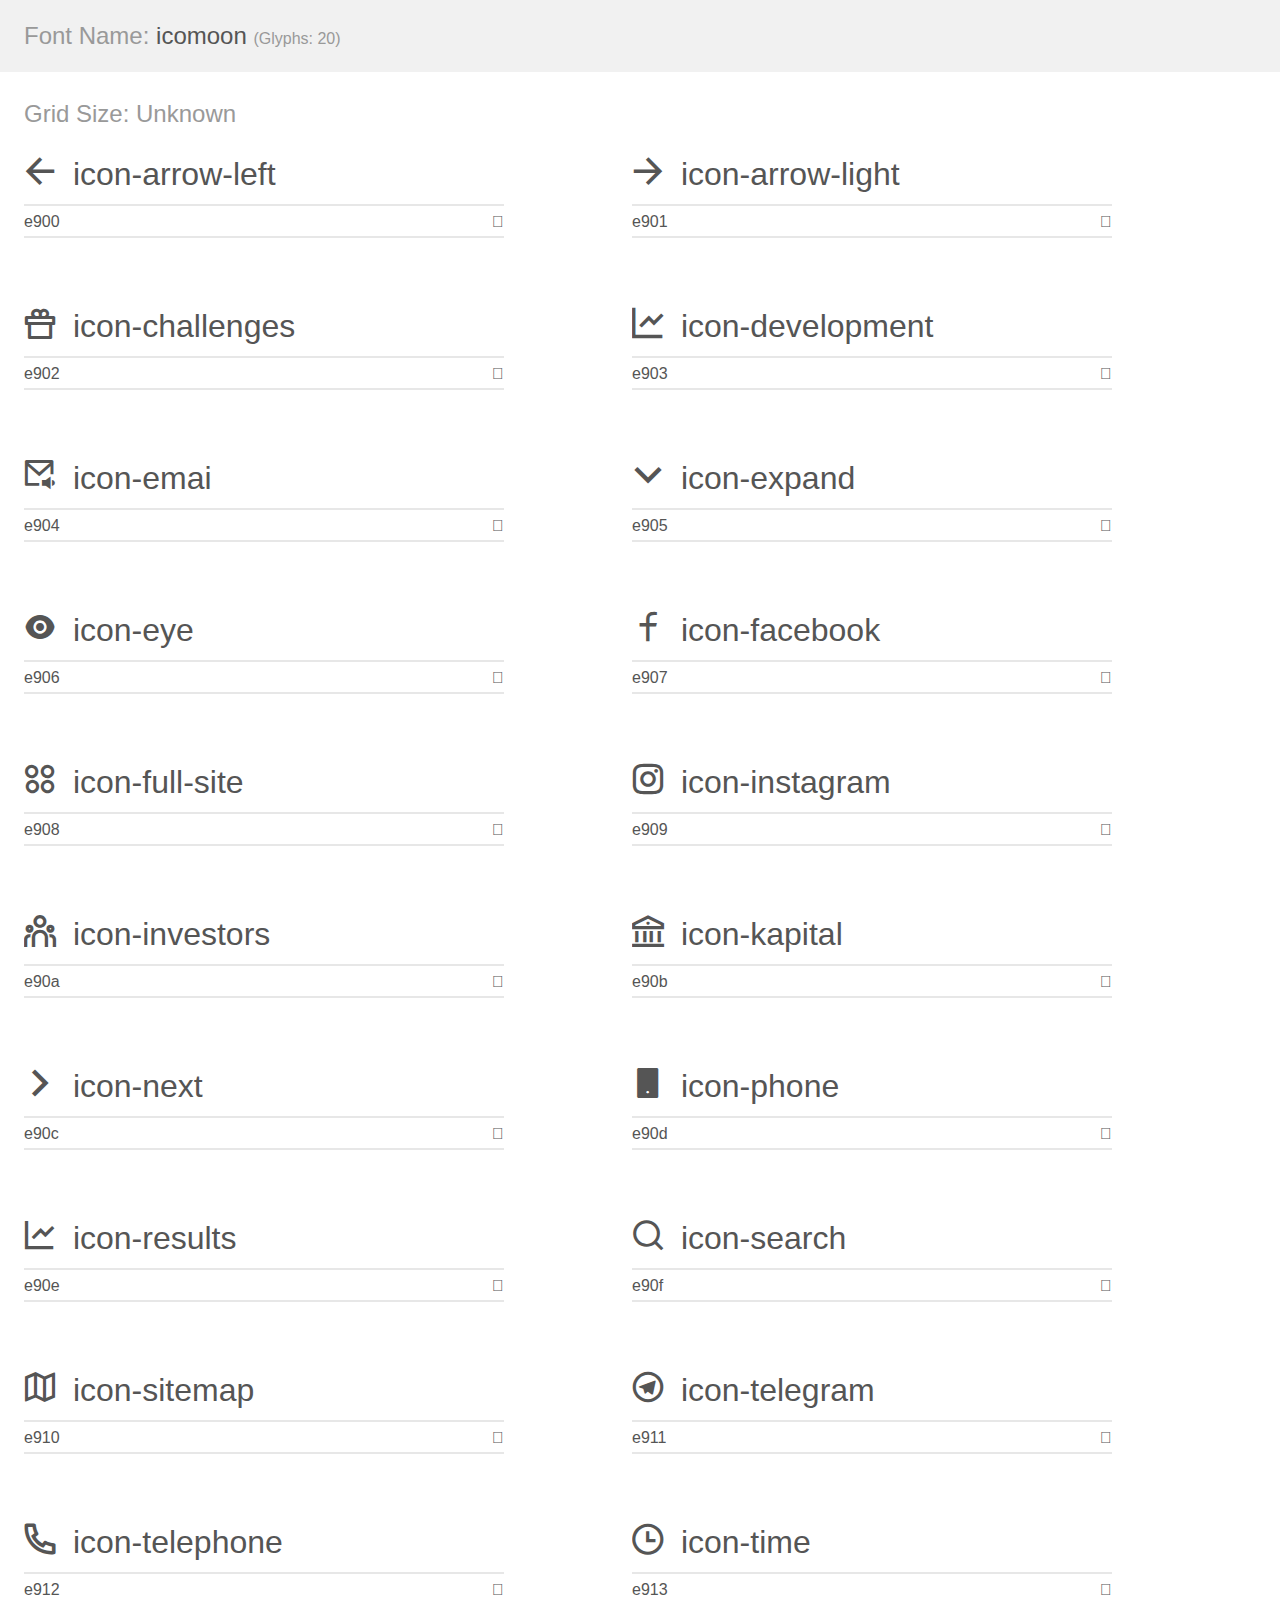
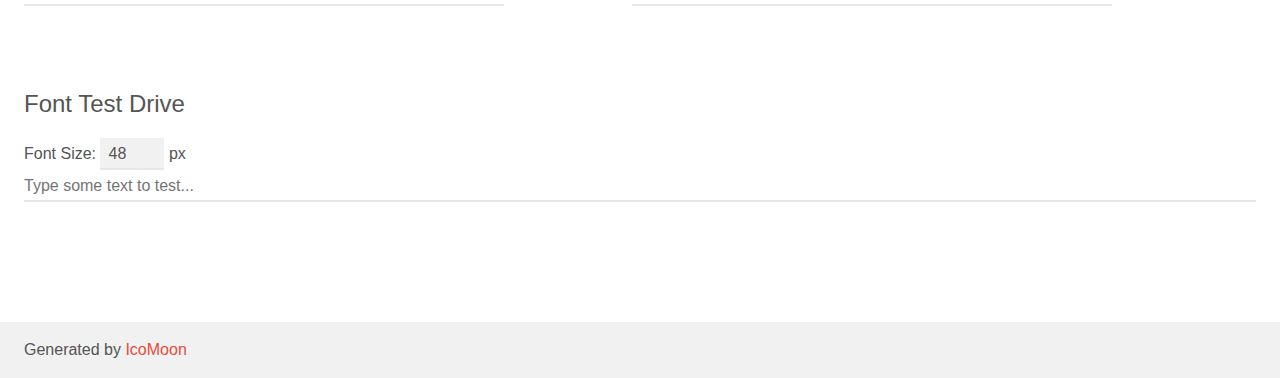
<file: icomoon/demo.html>
<!doctype html>
<html>
<head>
    <meta charset="utf-8">
    <title>IcoMoon Demo</title>
    <meta name="description" content="An Icon Font Generated By IcoMoon.io">
    <meta name="viewport" content="width=device-width, initial-scale=1">
    <link rel="stylesheet" href="demo-files/demo.css">
    <link rel="stylesheet" href="style.css"></head>
<body>
    <div class="bgc1 clearfix">
        <h1 class="mhmm mvm"><span class="fgc1">Font Name:</span> icomoon <small class="fgc1">(Glyphs:&nbsp;20)</small></h1>
    </div>
    <div class="clearfix mhl ptl">
        <h1 class="mvm mtn fgc1">Grid Size: Unknown</h1>
        <div class="glyph fs1">
            <div class="clearfix bshadow0 pbs">
                <span class="icon-arrow-left"></span>
                <span class="mls"> icon-arrow-left</span>
            </div>
            <fieldset class="fs0 size1of1 clearfix hidden-false">
                <input type="text" readonly value="e900" class="unit size1of2" />
                <input type="text" maxlength="1" readonly value="&#xe900;" class="unitRight size1of2 talign-right" />
            </fieldset>
            <div class="fs0 bshadow0 clearfix hidden-true">
                <span class="unit pvs fgc1">liga: </span>
                <input type="text" readonly value="" class="liga unitRight" />
            </div>
        </div>
        <div class="glyph fs1">
            <div class="clearfix bshadow0 pbs">
                <span class="icon-arrow-light"></span>
                <span class="mls"> icon-arrow-light</span>
            </div>
            <fieldset class="fs0 size1of1 clearfix hidden-false">
                <input type="text" readonly value="e901" class="unit size1of2" />
                <input type="text" maxlength="1" readonly value="&#xe901;" class="unitRight size1of2 talign-right" />
            </fieldset>
            <div class="fs0 bshadow0 clearfix hidden-true">
                <span class="unit pvs fgc1">liga: </span>
                <input type="text" readonly value="" class="liga unitRight" />
            </div>
        </div>
        <div class="glyph fs1">
            <div class="clearfix bshadow0 pbs">
                <span class="icon-challenges"></span>
                <span class="mls"> icon-challenges</span>
            </div>
            <fieldset class="fs0 size1of1 clearfix hidden-false">
                <input type="text" readonly value="e902" class="unit size1of2" />
                <input type="text" maxlength="1" readonly value="&#xe902;" class="unitRight size1of2 talign-right" />
            </fieldset>
            <div class="fs0 bshadow0 clearfix hidden-true">
                <span class="unit pvs fgc1">liga: </span>
                <input type="text" readonly value="" class="liga unitRight" />
            </div>
        </div>
        <div class="glyph fs1">
            <div class="clearfix bshadow0 pbs">
                <span class="icon-development"></span>
                <span class="mls"> icon-development</span>
            </div>
            <fieldset class="fs0 size1of1 clearfix hidden-false">
                <input type="text" readonly value="e903" class="unit size1of2" />
                <input type="text" maxlength="1" readonly value="&#xe903;" class="unitRight size1of2 talign-right" />
            </fieldset>
            <div class="fs0 bshadow0 clearfix hidden-true">
                <span class="unit pvs fgc1">liga: </span>
                <input type="text" readonly value="" class="liga unitRight" />
            </div>
        </div>
        <div class="glyph fs1">
            <div class="clearfix bshadow0 pbs">
                <span class="icon-emai"></span>
                <span class="mls"> icon-emai</span>
            </div>
            <fieldset class="fs0 size1of1 clearfix hidden-false">
                <input type="text" readonly value="e904" class="unit size1of2" />
                <input type="text" maxlength="1" readonly value="&#xe904;" class="unitRight size1of2 talign-right" />
            </fieldset>
            <div class="fs0 bshadow0 clearfix hidden-true">
                <span class="unit pvs fgc1">liga: </span>
                <input type="text" readonly value="" class="liga unitRight" />
            </div>
        </div>
        <div class="glyph fs1">
            <div class="clearfix bshadow0 pbs">
                <span class="icon-expand"></span>
                <span class="mls"> icon-expand</span>
            </div>
            <fieldset class="fs0 size1of1 clearfix hidden-false">
                <input type="text" readonly value="e905" class="unit size1of2" />
                <input type="text" maxlength="1" readonly value="&#xe905;" class="unitRight size1of2 talign-right" />
            </fieldset>
            <div class="fs0 bshadow0 clearfix hidden-true">
                <span class="unit pvs fgc1">liga: </span>
                <input type="text" readonly value="" class="liga unitRight" />
            </div>
        </div>
        <div class="glyph fs1">
            <div class="clearfix bshadow0 pbs">
                <span class="icon-eye"></span>
                <span class="mls"> icon-eye</span>
            </div>
            <fieldset class="fs0 size1of1 clearfix hidden-false">
                <input type="text" readonly value="e906" class="unit size1of2" />
                <input type="text" maxlength="1" readonly value="&#xe906;" class="unitRight size1of2 talign-right" />
            </fieldset>
            <div class="fs0 bshadow0 clearfix hidden-true">
                <span class="unit pvs fgc1">liga: </span>
                <input type="text" readonly value="" class="liga unitRight" />
            </div>
        </div>
        <div class="glyph fs1">
            <div class="clearfix bshadow0 pbs">
                <span class="icon-facebook"></span>
                <span class="mls"> icon-facebook</span>
            </div>
            <fieldset class="fs0 size1of1 clearfix hidden-false">
                <input type="text" readonly value="e907" class="unit size1of2" />
                <input type="text" maxlength="1" readonly value="&#xe907;" class="unitRight size1of2 talign-right" />
            </fieldset>
            <div class="fs0 bshadow0 clearfix hidden-true">
                <span class="unit pvs fgc1">liga: </span>
                <input type="text" readonly value="" class="liga unitRight" />
            </div>
        </div>
        <div class="glyph fs1">
            <div class="clearfix bshadow0 pbs">
                <span class="icon-full-site"></span>
                <span class="mls"> icon-full-site</span>
            </div>
            <fieldset class="fs0 size1of1 clearfix hidden-false">
                <input type="text" readonly value="e908" class="unit size1of2" />
                <input type="text" maxlength="1" readonly value="&#xe908;" class="unitRight size1of2 talign-right" />
            </fieldset>
            <div class="fs0 bshadow0 clearfix hidden-true">
                <span class="unit pvs fgc1">liga: </span>
                <input type="text" readonly value="" class="liga unitRight" />
            </div>
        </div>
        <div class="glyph fs1">
            <div class="clearfix bshadow0 pbs">
                <span class="icon-instagram"></span>
                <span class="mls"> icon-instagram</span>
            </div>
            <fieldset class="fs0 size1of1 clearfix hidden-false">
                <input type="text" readonly value="e909" class="unit size1of2" />
                <input type="text" maxlength="1" readonly value="&#xe909;" class="unitRight size1of2 talign-right" />
            </fieldset>
            <div class="fs0 bshadow0 clearfix hidden-true">
                <span class="unit pvs fgc1">liga: </span>
                <input type="text" readonly value="" class="liga unitRight" />
            </div>
        </div>
        <div class="glyph fs1">
            <div class="clearfix bshadow0 pbs">
                <span class="icon-investors"></span>
                <span class="mls"> icon-investors</span>
            </div>
            <fieldset class="fs0 size1of1 clearfix hidden-false">
                <input type="text" readonly value="e90a" class="unit size1of2" />
                <input type="text" maxlength="1" readonly value="&#xe90a;" class="unitRight size1of2 talign-right" />
            </fieldset>
            <div class="fs0 bshadow0 clearfix hidden-true">
                <span class="unit pvs fgc1">liga: </span>
                <input type="text" readonly value="" class="liga unitRight" />
            </div>
        </div>
        <div class="glyph fs1">
            <div class="clearfix bshadow0 pbs">
                <span class="icon-kapital"></span>
                <span class="mls"> icon-kapital</span>
            </div>
            <fieldset class="fs0 size1of1 clearfix hidden-false">
                <input type="text" readonly value="e90b" class="unit size1of2" />
                <input type="text" maxlength="1" readonly value="&#xe90b;" class="unitRight size1of2 talign-right" />
            </fieldset>
            <div class="fs0 bshadow0 clearfix hidden-true">
                <span class="unit pvs fgc1">liga: </span>
                <input type="text" readonly value="" class="liga unitRight" />
            </div>
        </div>
        <div class="glyph fs1">
            <div class="clearfix bshadow0 pbs">
                <span class="icon-next"></span>
                <span class="mls"> icon-next</span>
            </div>
            <fieldset class="fs0 size1of1 clearfix hidden-false">
                <input type="text" readonly value="e90c" class="unit size1of2" />
                <input type="text" maxlength="1" readonly value="&#xe90c;" class="unitRight size1of2 talign-right" />
            </fieldset>
            <div class="fs0 bshadow0 clearfix hidden-true">
                <span class="unit pvs fgc1">liga: </span>
                <input type="text" readonly value="" class="liga unitRight" />
            </div>
        </div>
        <div class="glyph fs1">
            <div class="clearfix bshadow0 pbs">
                <span class="icon-phone"></span>
                <span class="mls"> icon-phone</span>
            </div>
            <fieldset class="fs0 size1of1 clearfix hidden-false">
                <input type="text" readonly value="e90d" class="unit size1of2" />
                <input type="text" maxlength="1" readonly value="&#xe90d;" class="unitRight size1of2 talign-right" />
            </fieldset>
            <div class="fs0 bshadow0 clearfix hidden-true">
                <span class="unit pvs fgc1">liga: </span>
                <input type="text" readonly value="" class="liga unitRight" />
            </div>
        </div>
        <div class="glyph fs1">
            <div class="clearfix bshadow0 pbs">
                <span class="icon-results"></span>
                <span class="mls"> icon-results</span>
            </div>
            <fieldset class="fs0 size1of1 clearfix hidden-false">
                <input type="text" readonly value="e90e" class="unit size1of2" />
                <input type="text" maxlength="1" readonly value="&#xe90e;" class="unitRight size1of2 talign-right" />
            </fieldset>
            <div class="fs0 bshadow0 clearfix hidden-true">
                <span class="unit pvs fgc1">liga: </span>
                <input type="text" readonly value="" class="liga unitRight" />
            </div>
        </div>
        <div class="glyph fs1">
            <div class="clearfix bshadow0 pbs">
                <span class="icon-search"></span>
                <span class="mls"> icon-search</span>
            </div>
            <fieldset class="fs0 size1of1 clearfix hidden-false">
                <input type="text" readonly value="e90f" class="unit size1of2" />
                <input type="text" maxlength="1" readonly value="&#xe90f;" class="unitRight size1of2 talign-right" />
            </fieldset>
            <div class="fs0 bshadow0 clearfix hidden-true">
                <span class="unit pvs fgc1">liga: </span>
                <input type="text" readonly value="" class="liga unitRight" />
            </div>
        </div>
        <div class="glyph fs1">
            <div class="clearfix bshadow0 pbs">
                <span class="icon-sitemap"></span>
                <span class="mls"> icon-sitemap</span>
            </div>
            <fieldset class="fs0 size1of1 clearfix hidden-false">
                <input type="text" readonly value="e910" class="unit size1of2" />
                <input type="text" maxlength="1" readonly value="&#xe910;" class="unitRight size1of2 talign-right" />
            </fieldset>
            <div class="fs0 bshadow0 clearfix hidden-true">
                <span class="unit pvs fgc1">liga: </span>
                <input type="text" readonly value="" class="liga unitRight" />
            </div>
        </div>
        <div class="glyph fs1">
            <div class="clearfix bshadow0 pbs">
                <span class="icon-telegram"></span>
                <span class="mls"> icon-telegram</span>
            </div>
            <fieldset class="fs0 size1of1 clearfix hidden-false">
                <input type="text" readonly value="e911" class="unit size1of2" />
                <input type="text" maxlength="1" readonly value="&#xe911;" class="unitRight size1of2 talign-right" />
            </fieldset>
            <div class="fs0 bshadow0 clearfix hidden-true">
                <span class="unit pvs fgc1">liga: </span>
                <input type="text" readonly value="" class="liga unitRight" />
            </div>
        </div>
        <div class="glyph fs1">
            <div class="clearfix bshadow0 pbs">
                <span class="icon-telephone"></span>
                <span class="mls"> icon-telephone</span>
            </div>
            <fieldset class="fs0 size1of1 clearfix hidden-false">
                <input type="text" readonly value="e912" class="unit size1of2" />
                <input type="text" maxlength="1" readonly value="&#xe912;" class="unitRight size1of2 talign-right" />
            </fieldset>
            <div class="fs0 bshadow0 clearfix hidden-true">
                <span class="unit pvs fgc1">liga: </span>
                <input type="text" readonly value="" class="liga unitRight" />
            </div>
        </div>
        <div class="glyph fs1">
            <div class="clearfix bshadow0 pbs">
                <span class="icon-time"></span>
                <span class="mls"> icon-time</span>
            </div>
            <fieldset class="fs0 size1of1 clearfix hidden-false">
                <input type="text" readonly value="e913" class="unit size1of2" />
                <input type="text" maxlength="1" readonly value="&#xe913;" class="unitRight size1of2 talign-right" />
            </fieldset>
            <div class="fs0 bshadow0 clearfix hidden-true">
                <span class="unit pvs fgc1">liga: </span>
                <input type="text" readonly value="" class="liga unitRight" />
            </div>
        </div>
    </div>

    <!--[if gt IE 8]><!-->
    <div class="mhl clearfix mbl">
        <h1>Font Test Drive</h1>
        <label>
            Font Size: <input id="fontSize" type="number" class="textbox0 mbm"
            min="8" value="48" />
            px
        </label>
        <input id="testText" type="text" class="phl size1of1 mvl"
        placeholder="Type some text to test..." value=""/>
        <div id="testDrive" class="icon-" style="font-family: icomoon">&nbsp;
        </div>
    </div>
    <!--<![endif]-->
    <div class="bgc1 clearfix">
        <p class="mhl">Generated by <a href="https://icomoon.io/app">IcoMoon</a></p>
    </div>

    <script src="demo-files/demo.js"></script>
</body>
</html>
</file>
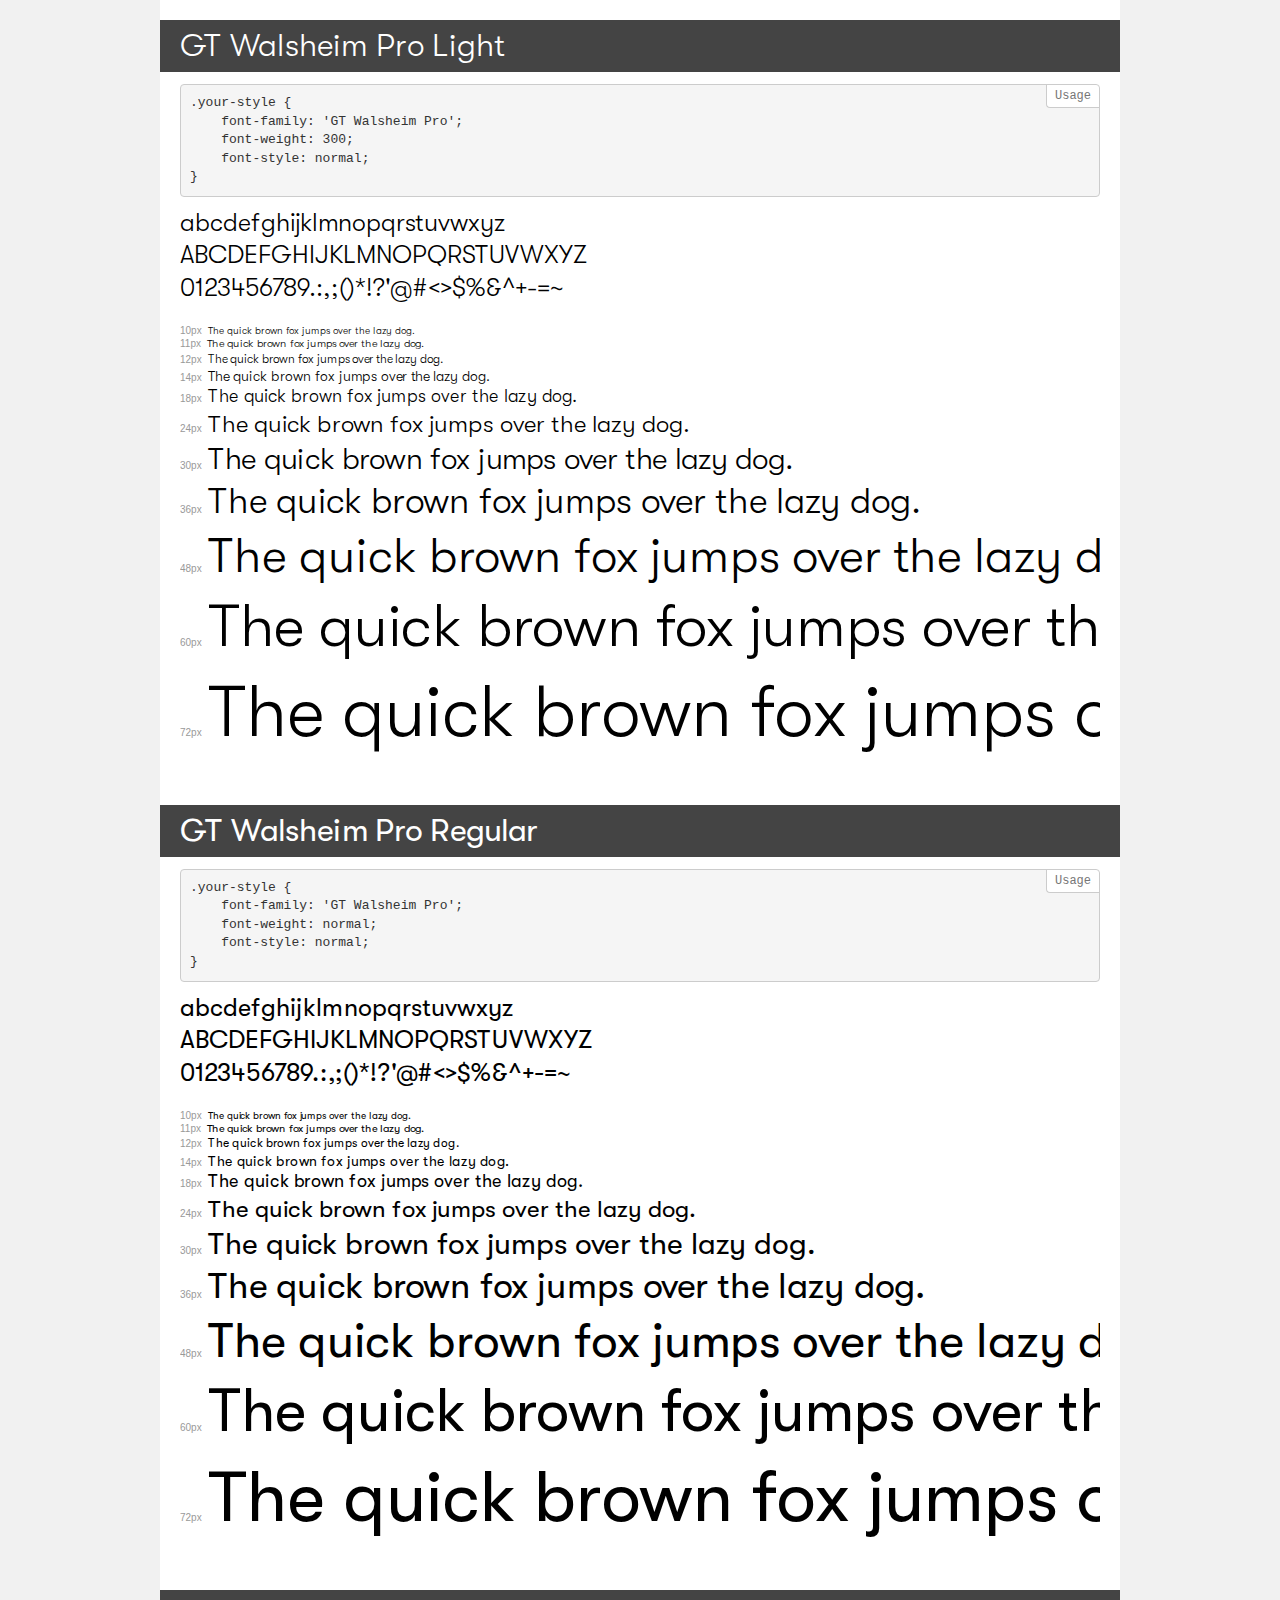
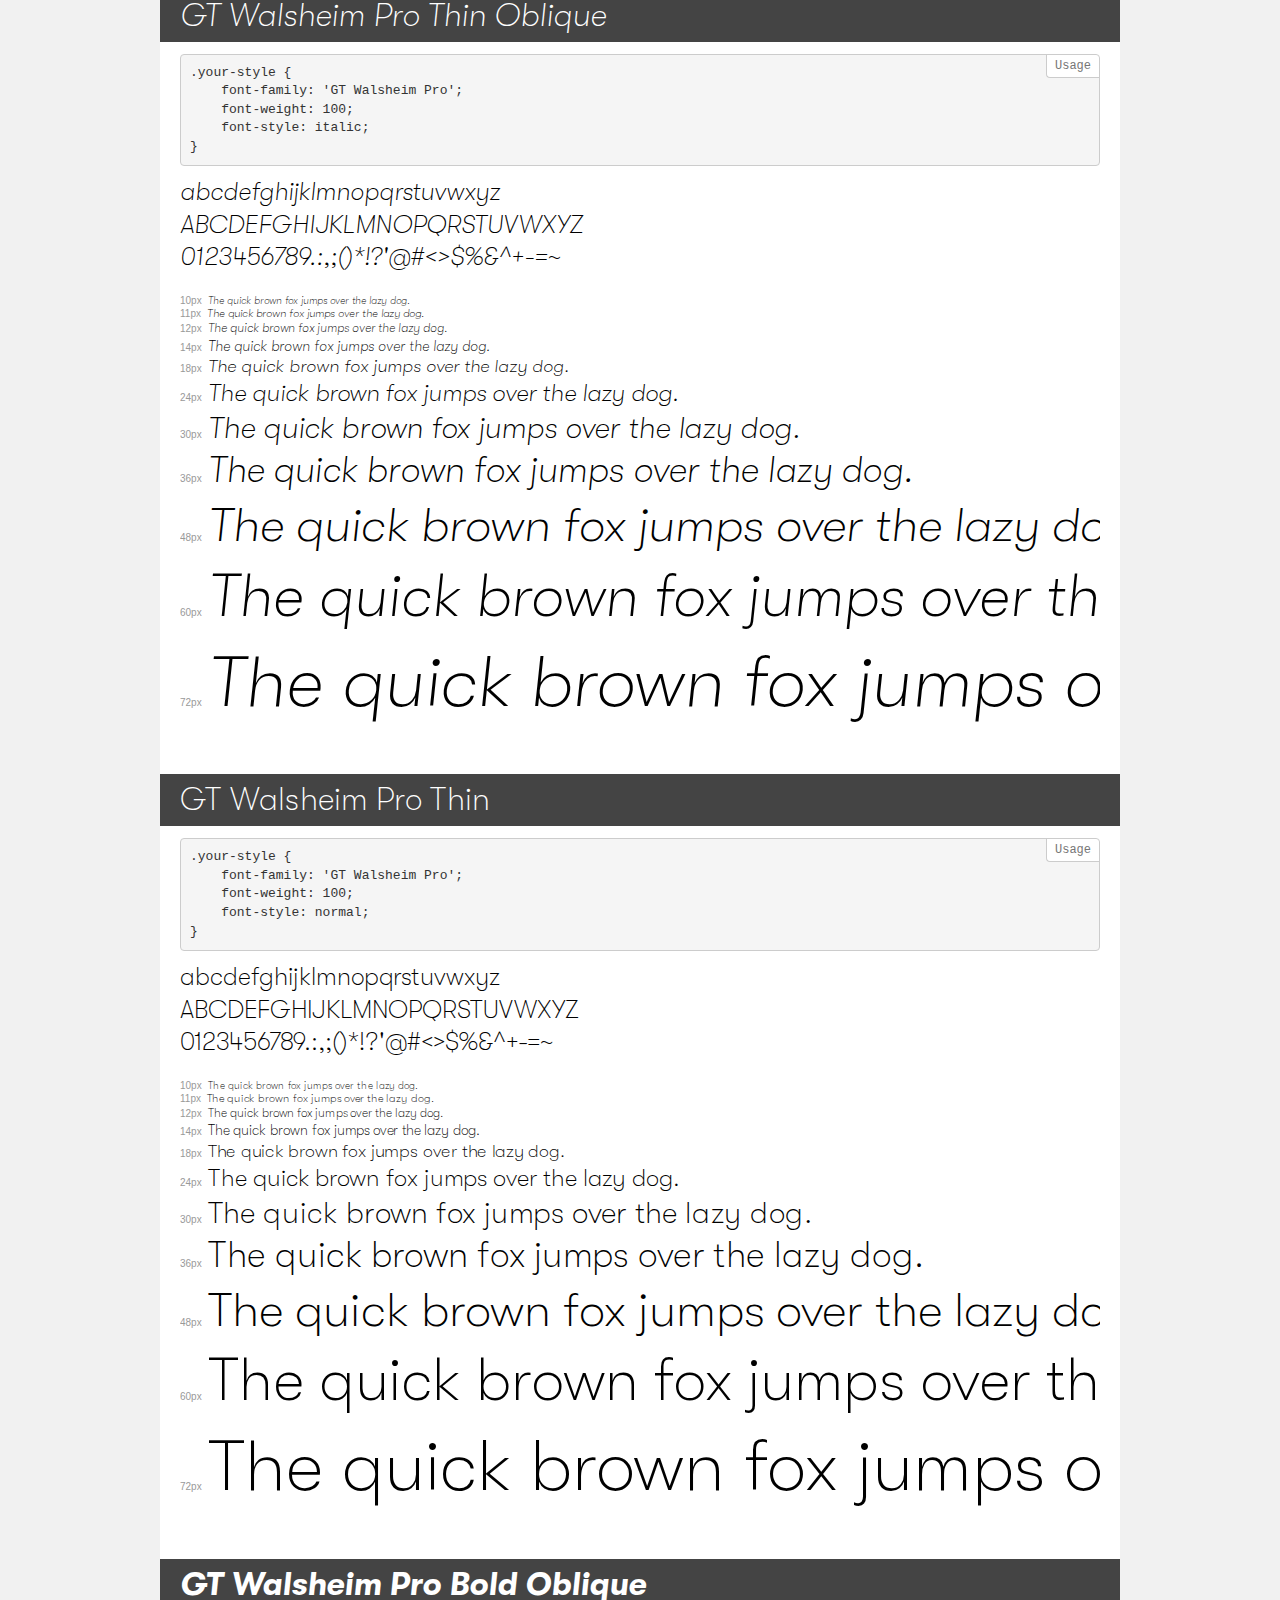
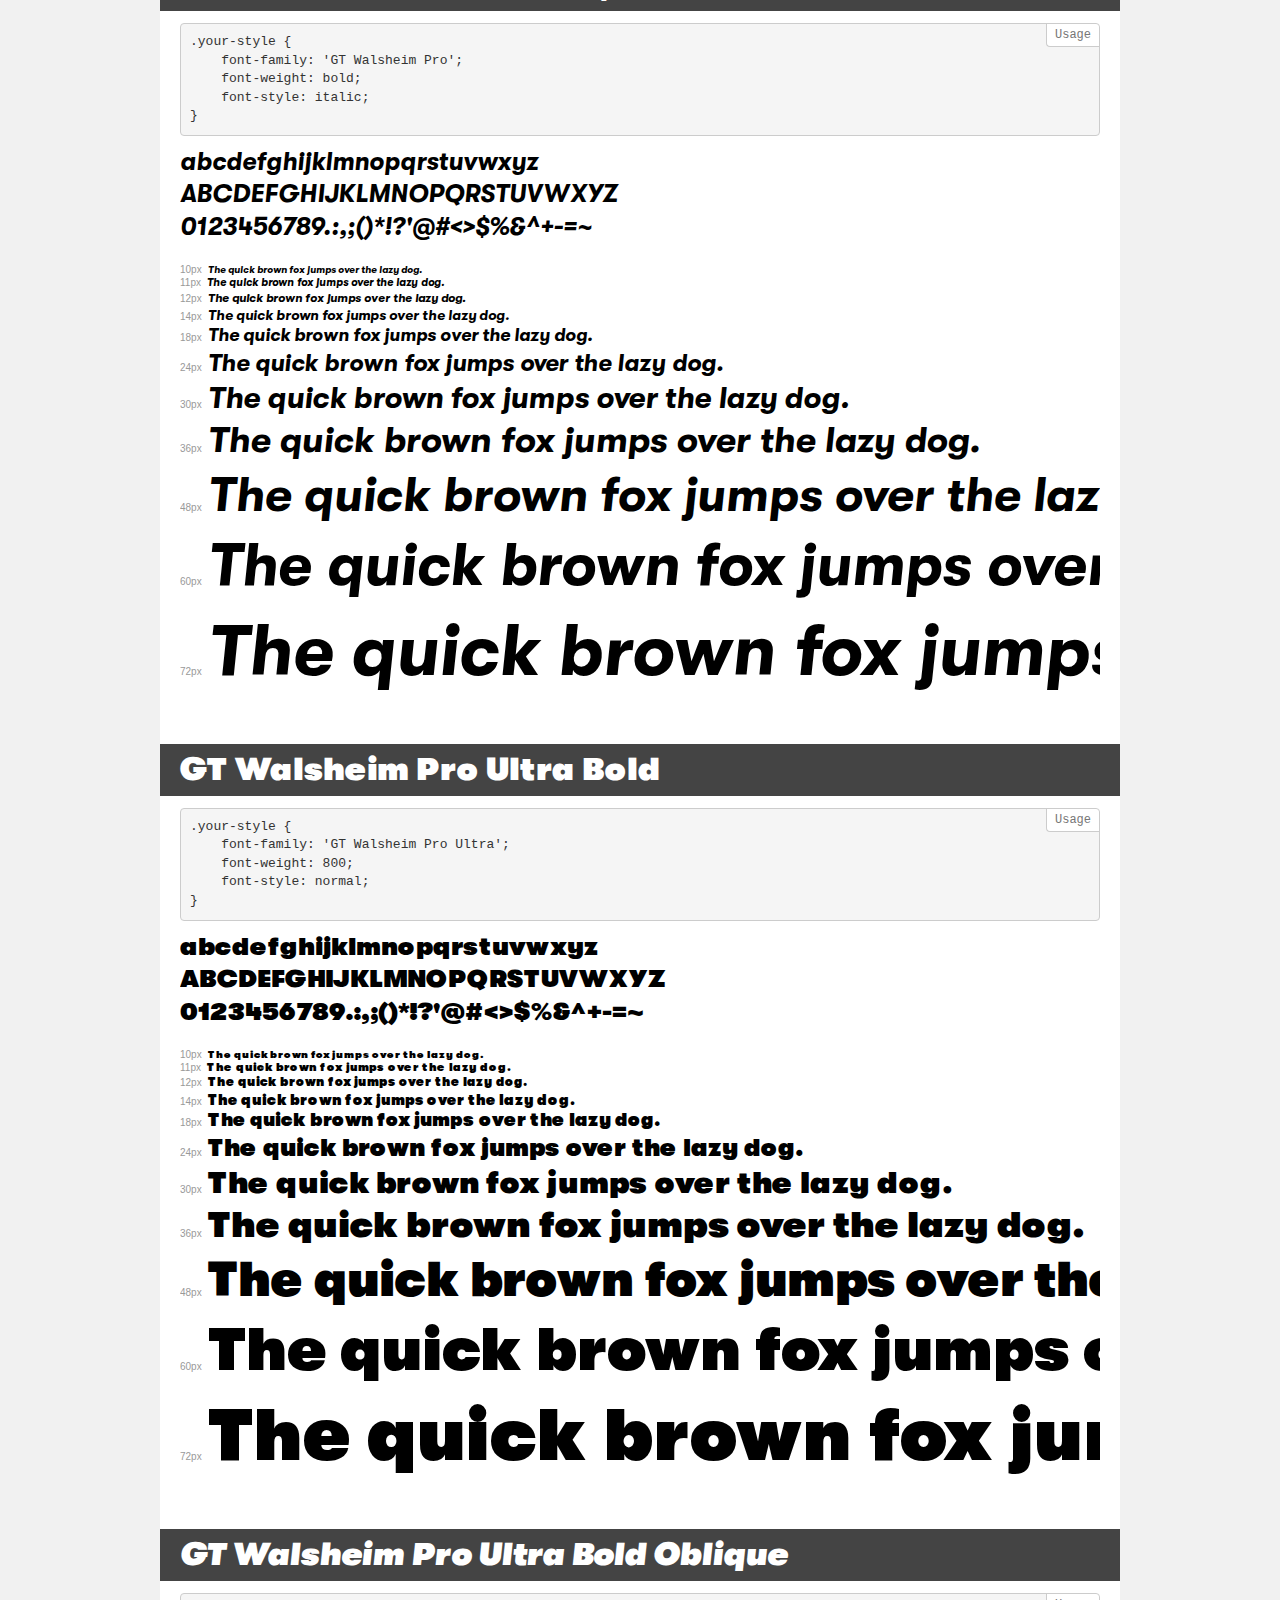
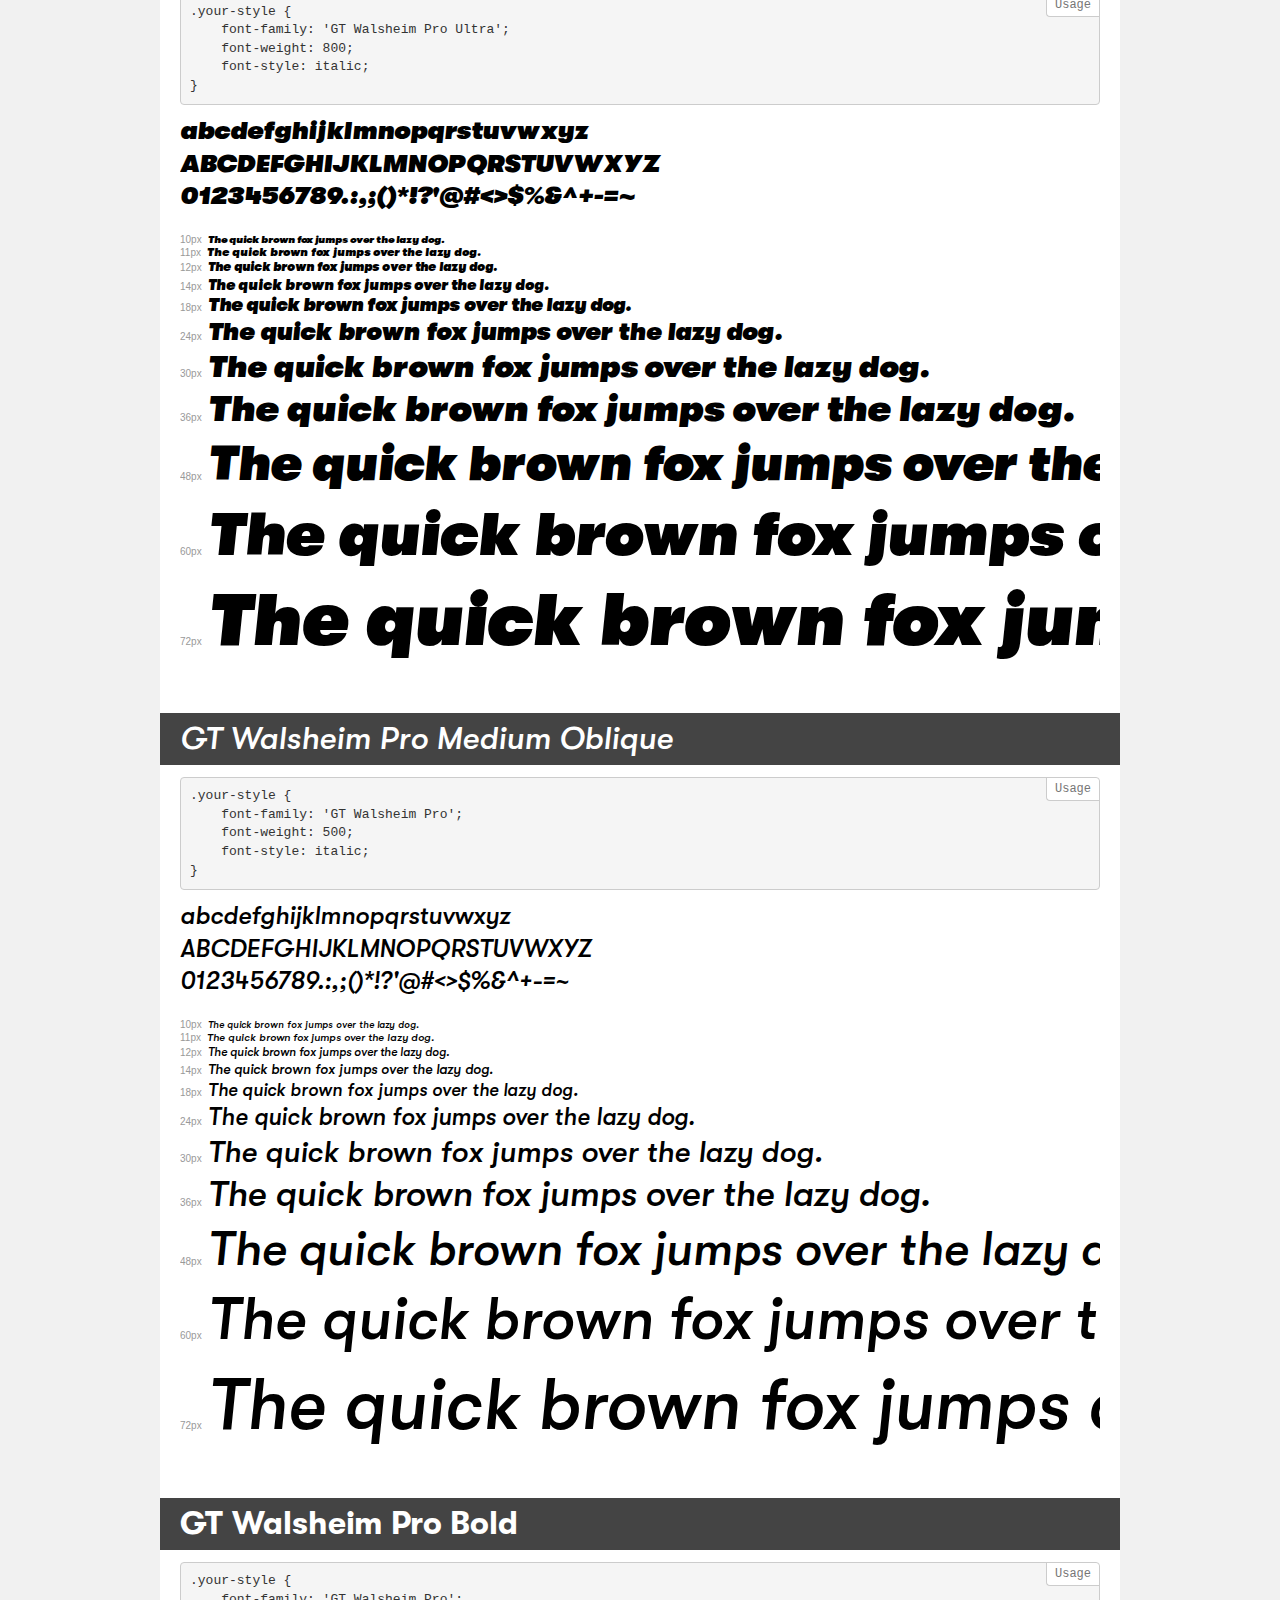
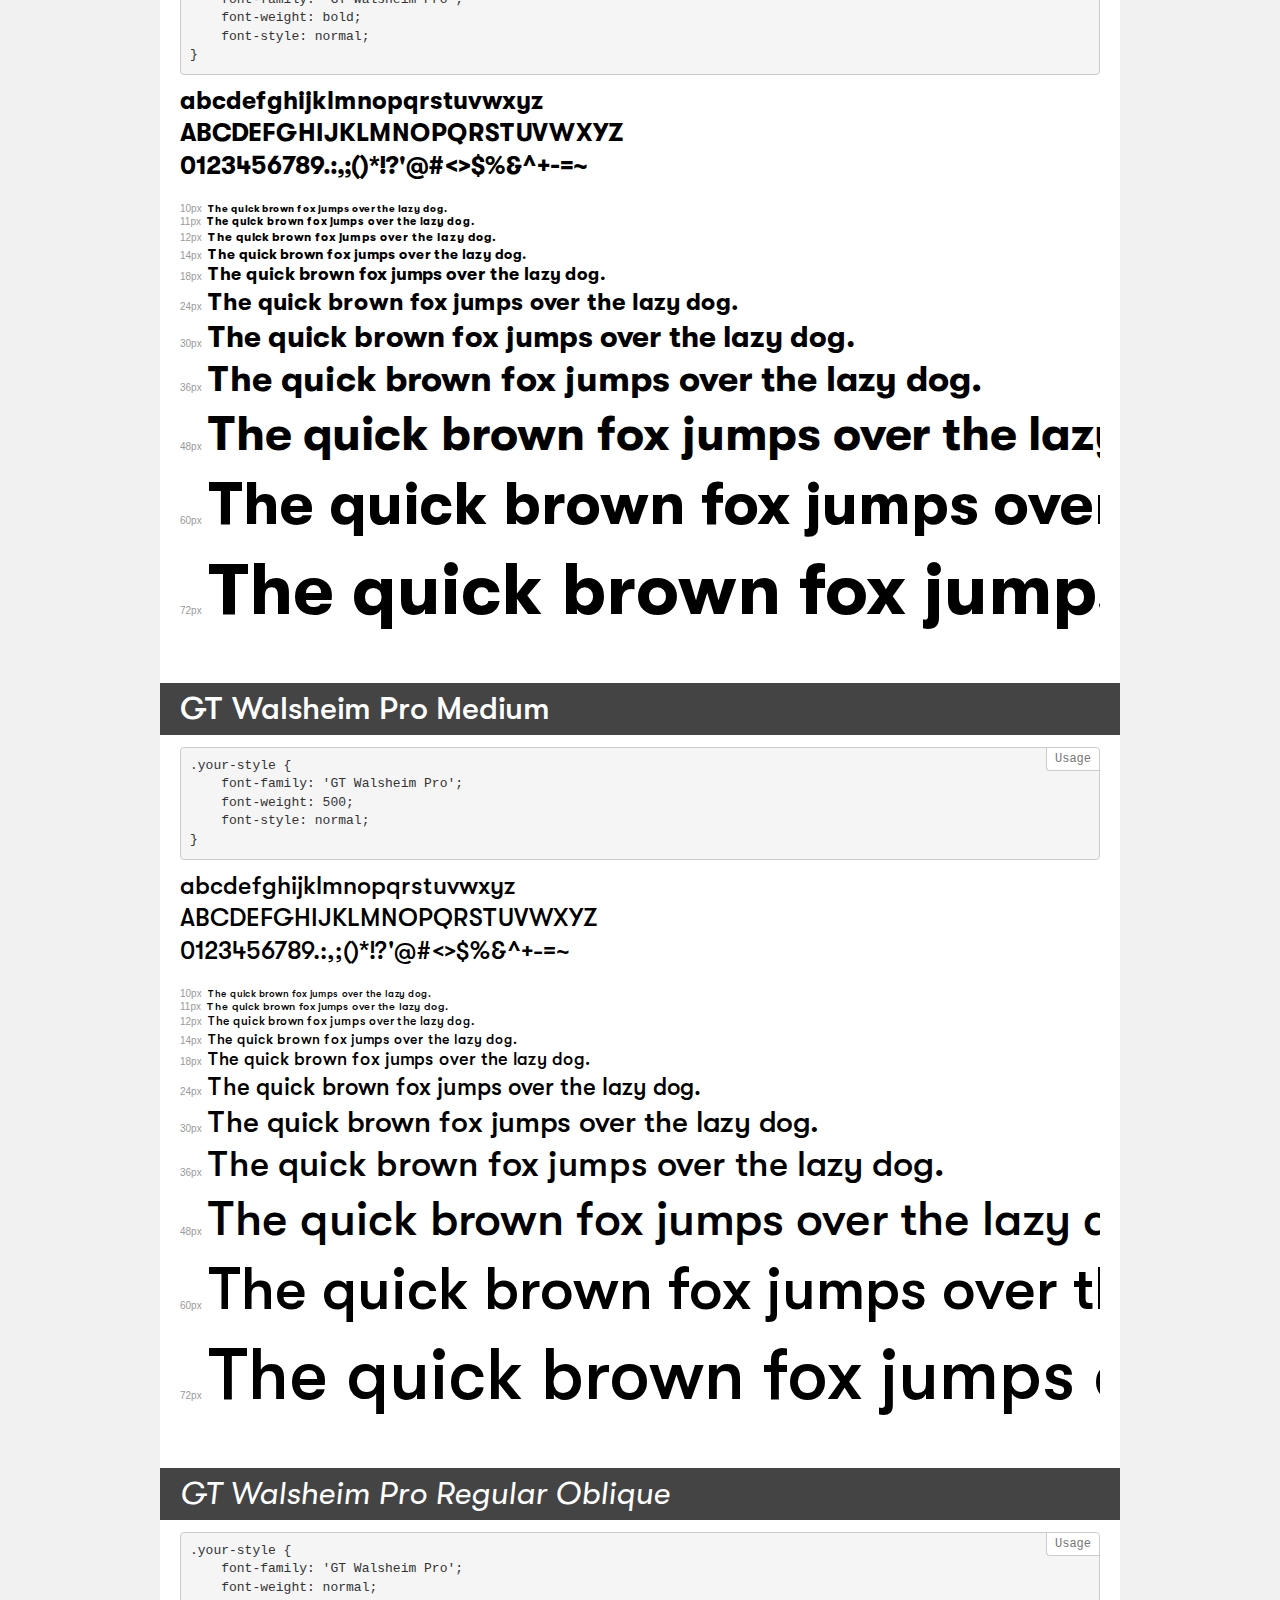
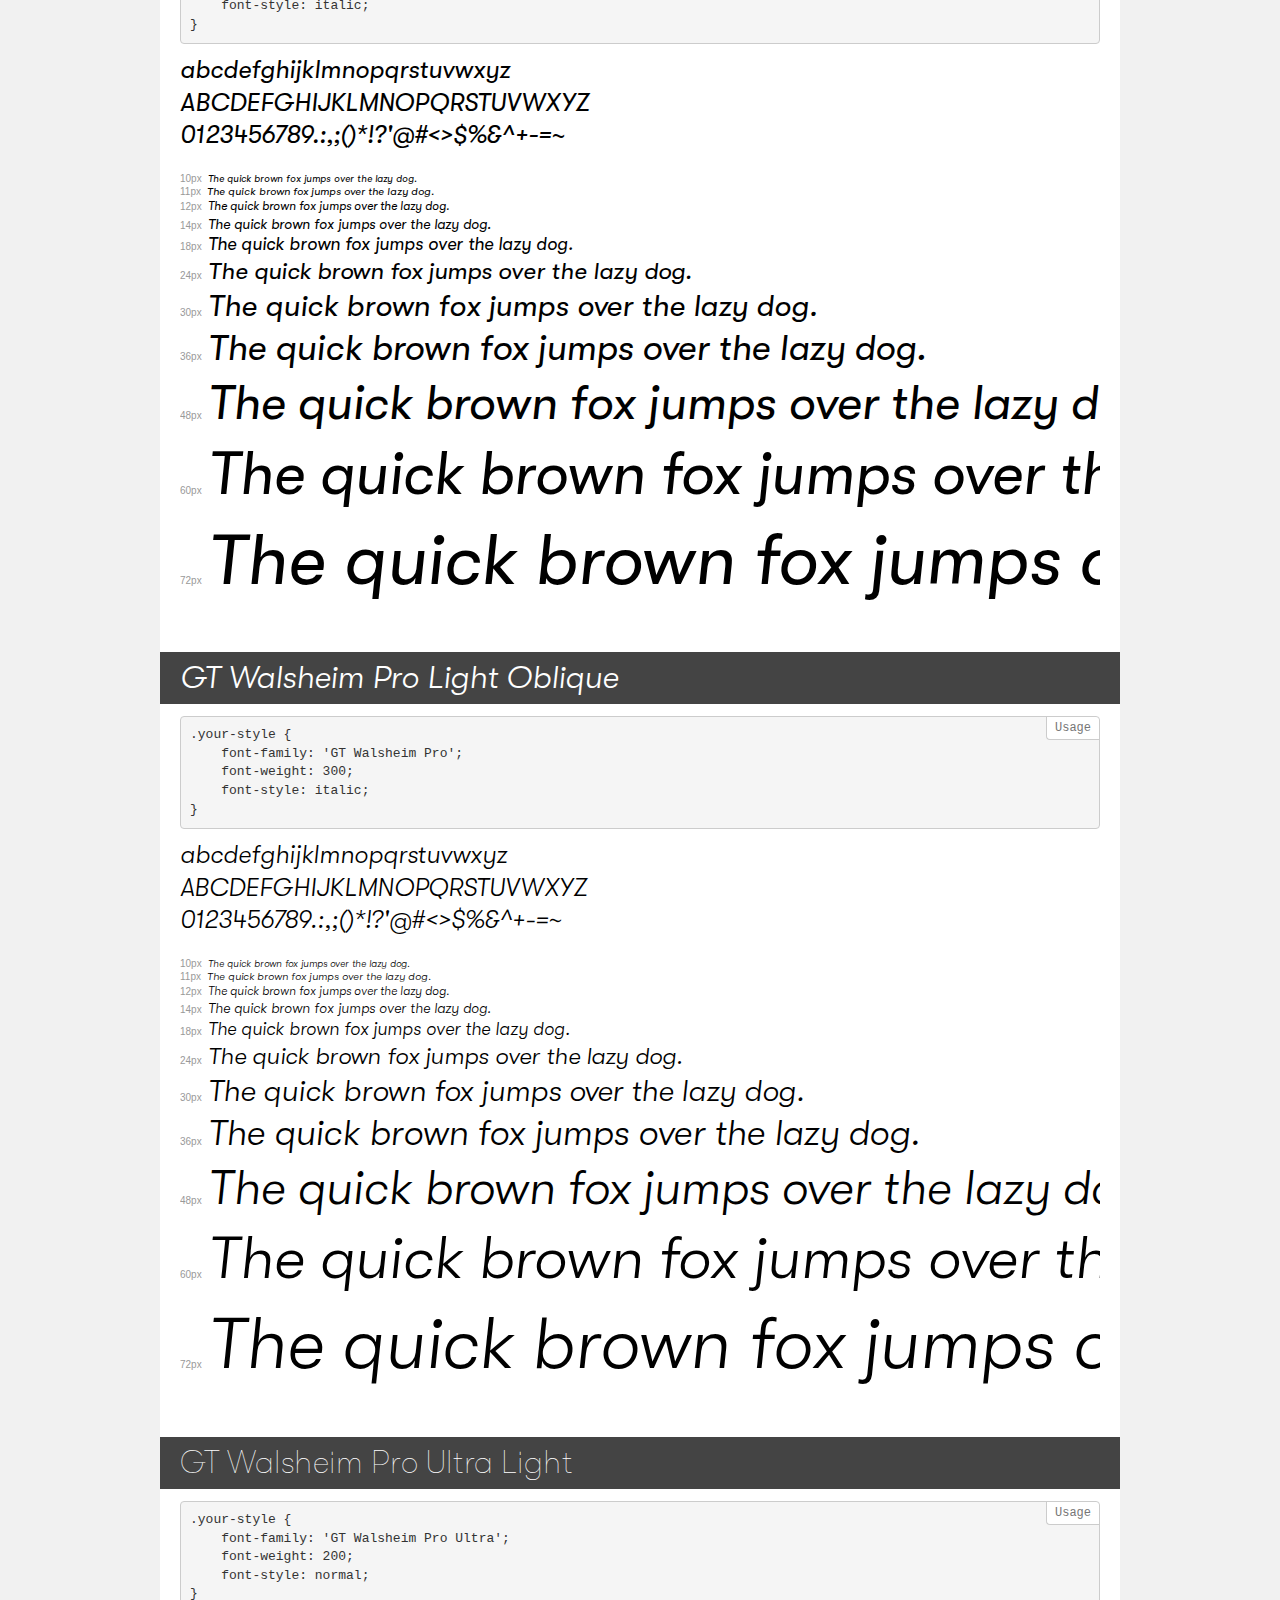
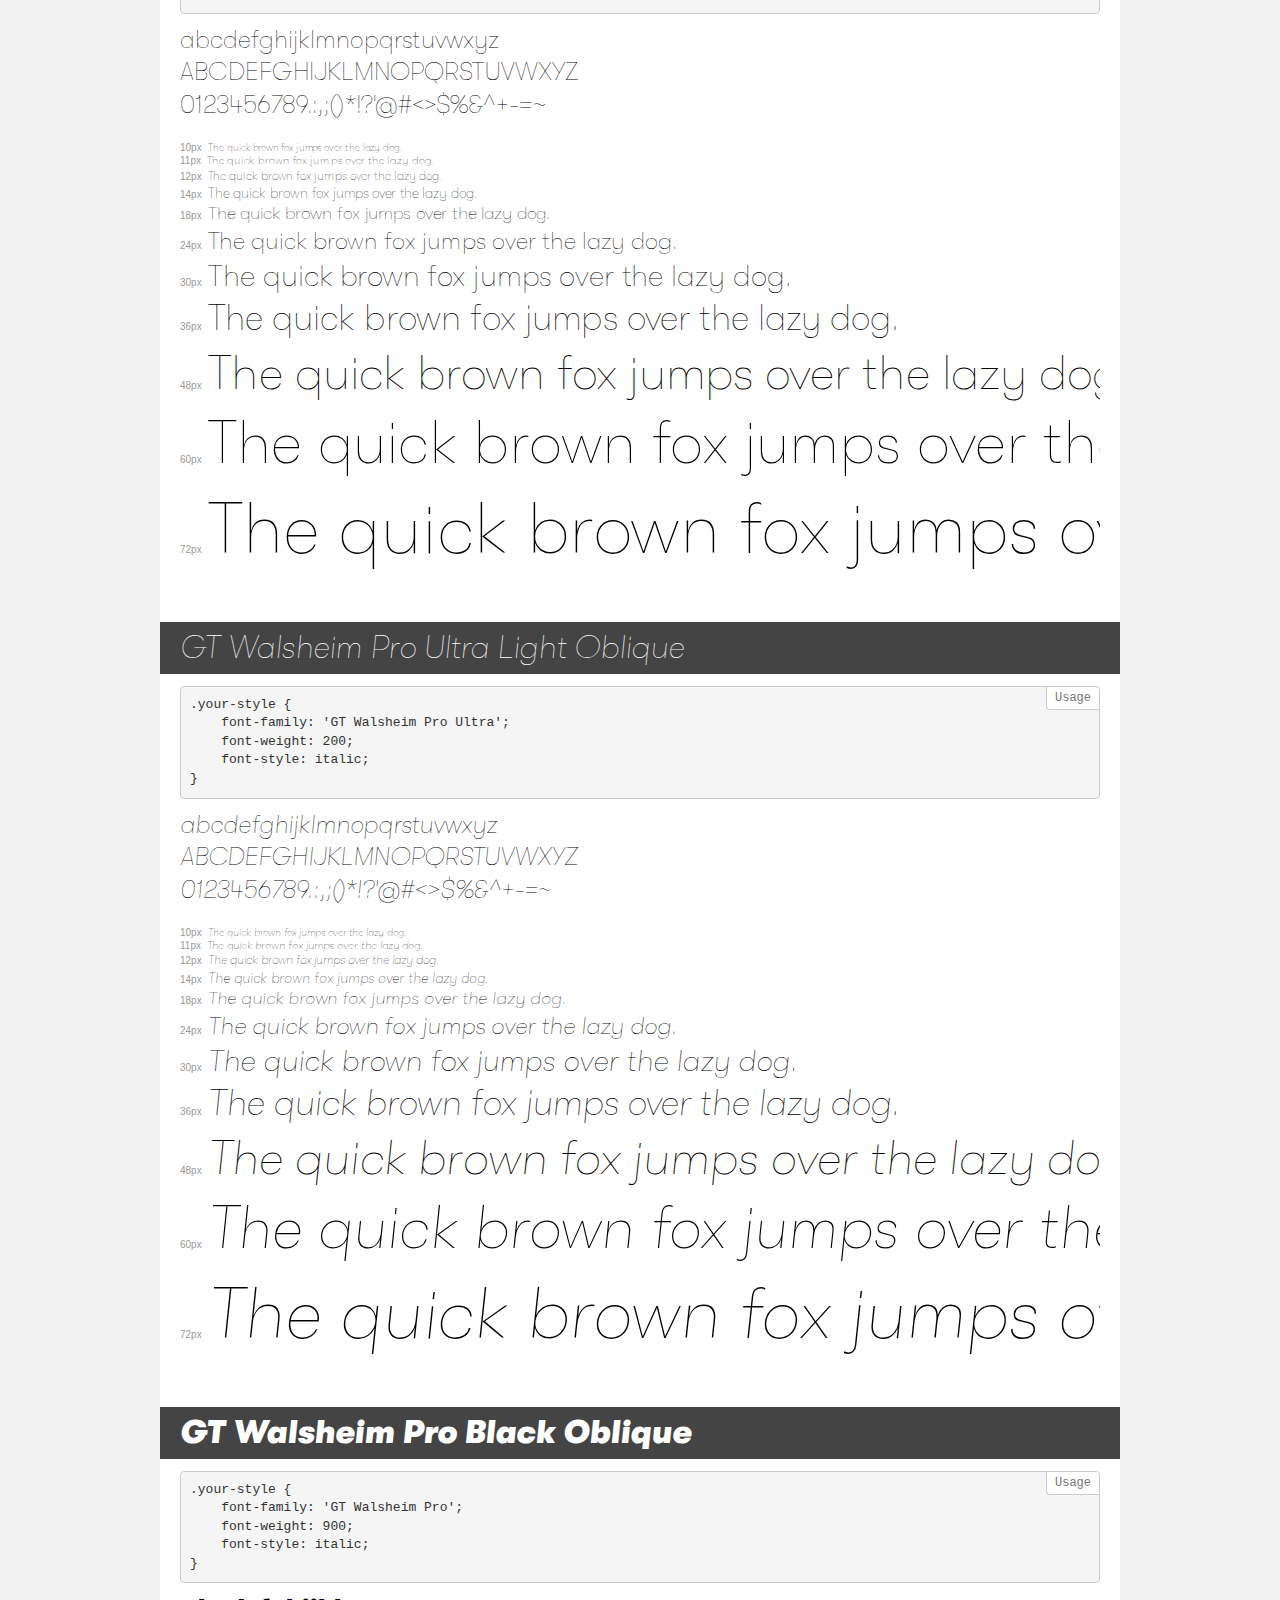
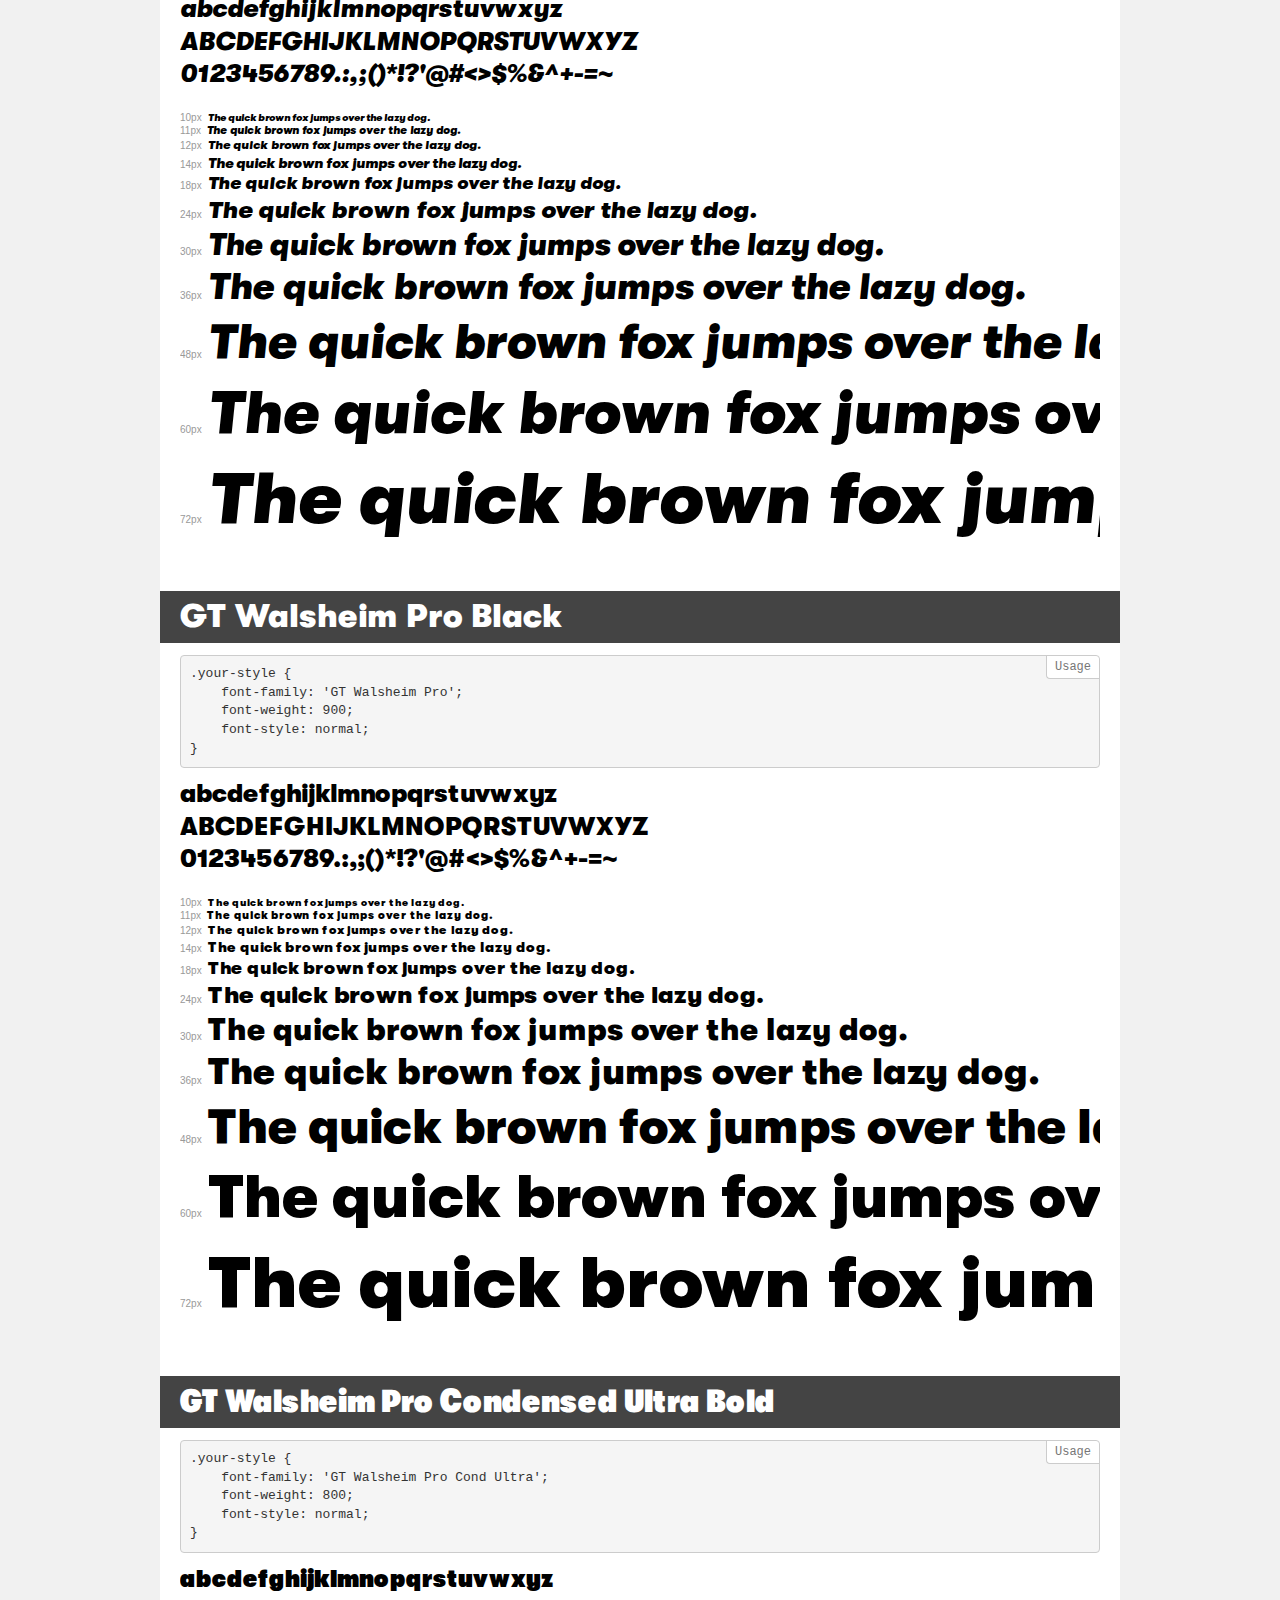
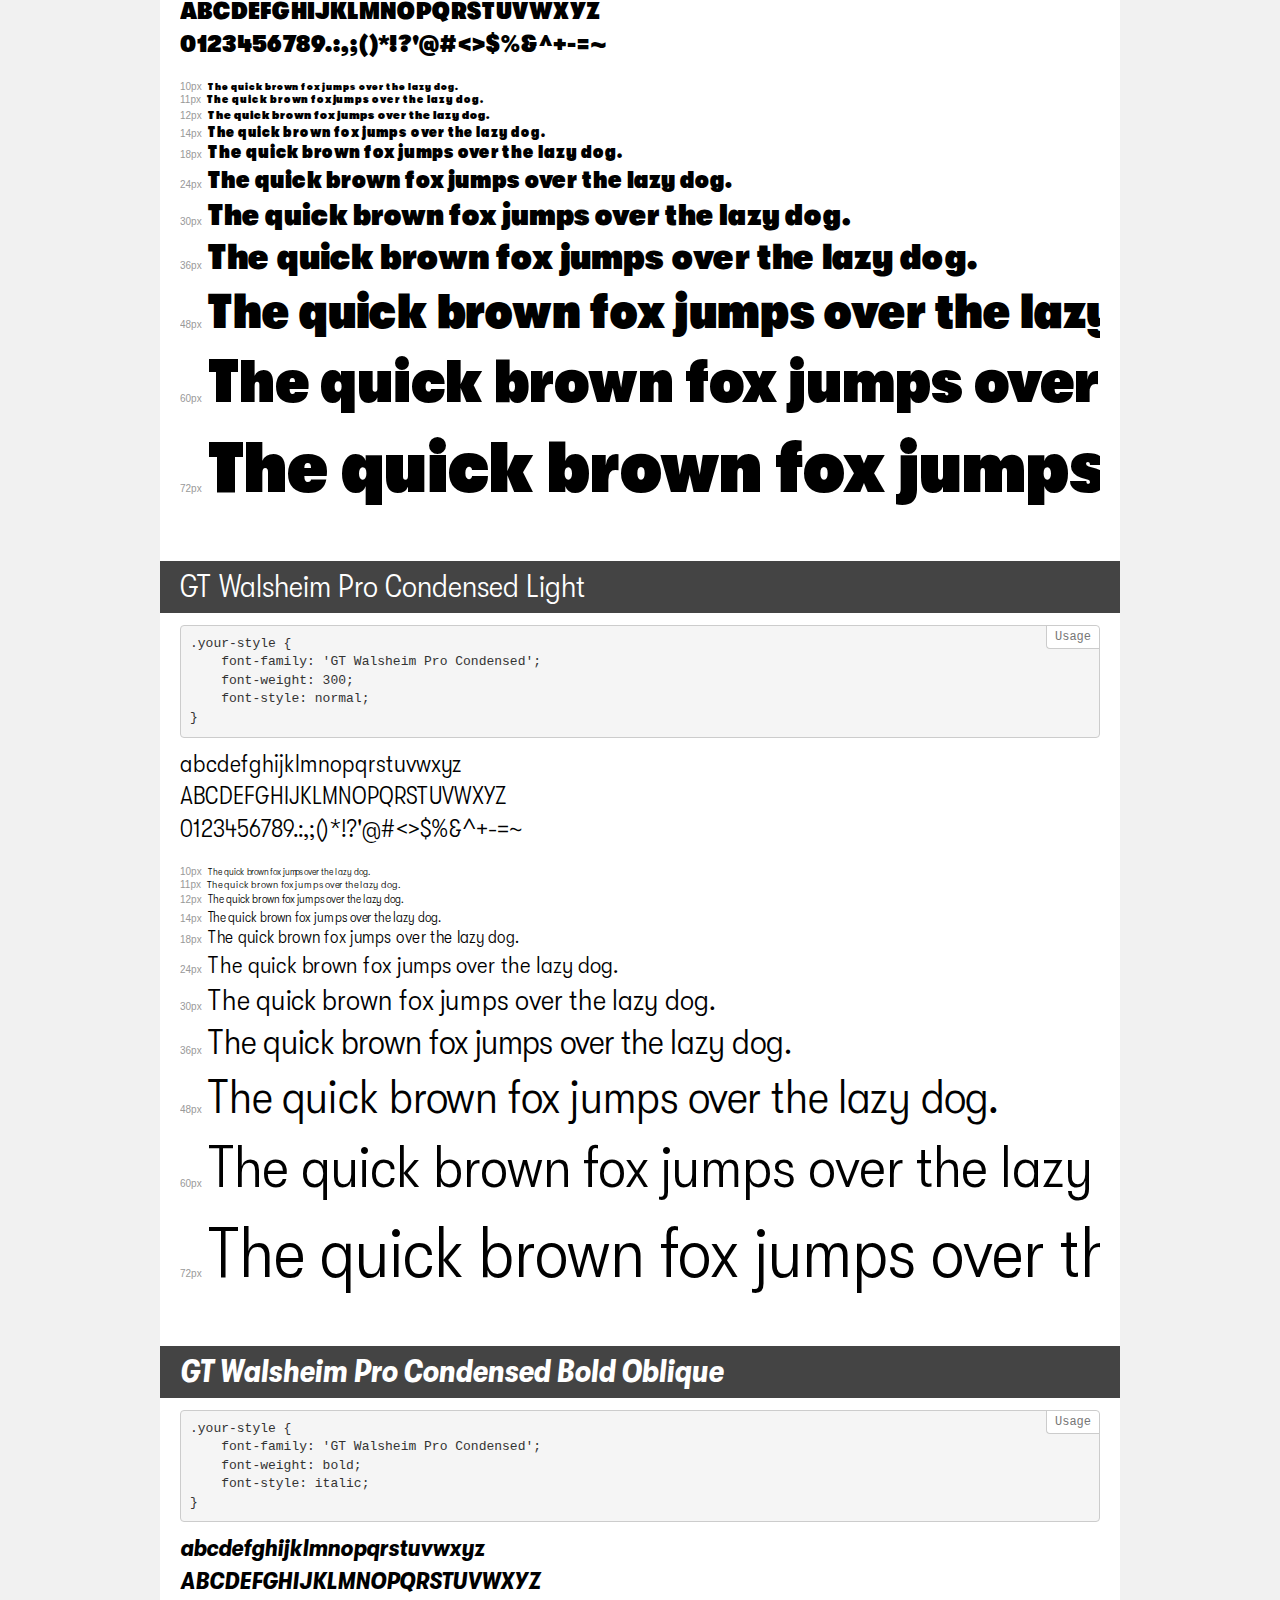
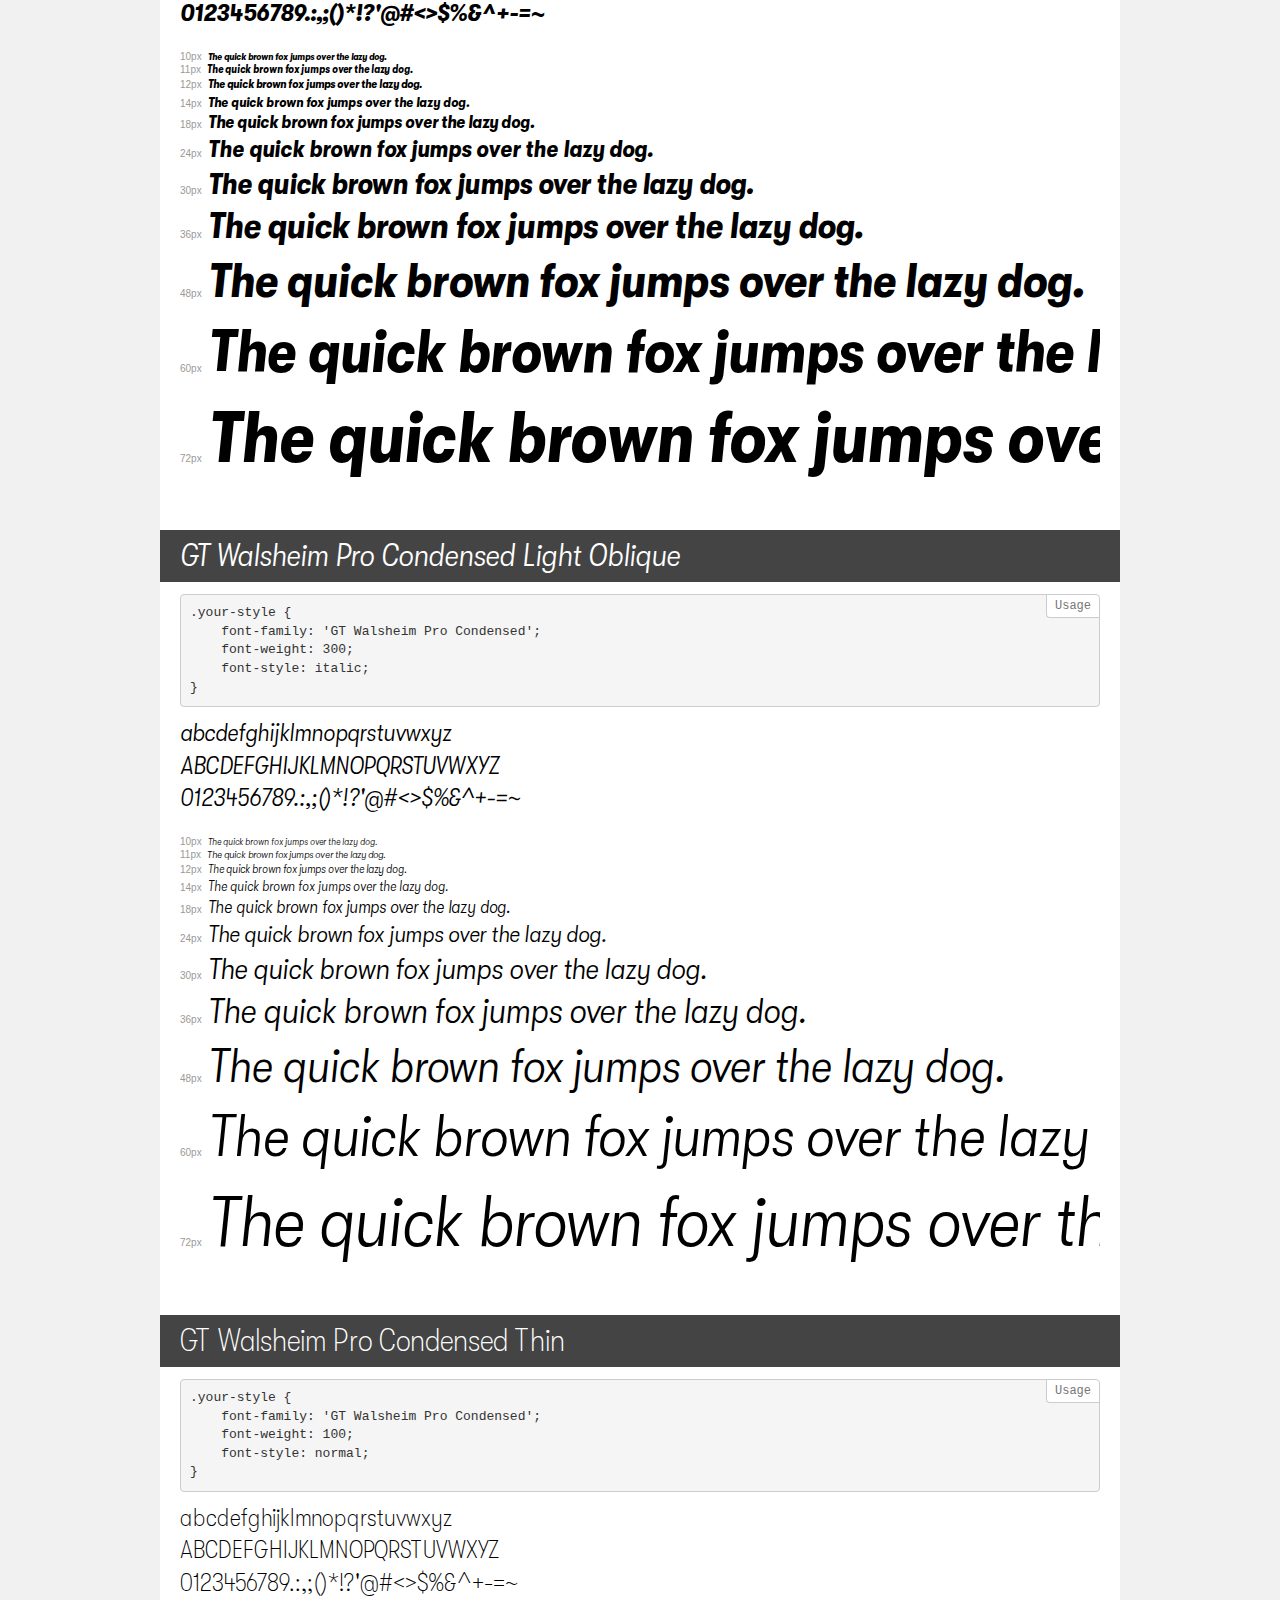
<file: libs/font/demo.html>
<!DOCTYPE html>
<html>
<head>
    <meta charset="utf-8">
    <meta http-equiv="X-UA-Compatible" content="IE=edge">
    <meta name="viewport" content="width=device-width, initial-scale=1">
    <meta name="robots" content="noindex, noarchive">
    <meta name="format-detection" content="telephone=no">
    <title>Transfonter demo</title>
    <link href="stylesheet.css" rel="stylesheet">
    <style>
        /*
        http://meyerweb.com/eric/tools/css/reset/
        v2.0 | 20110126
        License: none (public domain)
        */
        html, body, div, span, applet, object, iframe,
        h1, h2, h3, h4, h5, h6, p, blockquote, pre,
        a, abbr, acronym, address, big, cite, code,
        del, dfn, em, img, ins, kbd, q, s, samp,
        small, strike, strong, sub, sup, tt, var,
        b, u, i, center,
        dl, dt, dd, ol, ul, li,
        fieldset, form, label, legend,
        table, caption, tbody, tfoot, thead, tr, th, td,
        article, aside, canvas, details, embed,
        figure, figcaption, footer, header, hgroup,
        menu, nav, output, ruby, section, summary,
        time, mark, audio, video {
            margin: 0;
            padding: 0;
            border: 0;
            font-size: 100%;
            font: inherit;
            vertical-align: baseline;
        }
        /* HTML5 display-role reset for older browsers */
        article, aside, details, figcaption, figure,
        footer, header, hgroup, menu, nav, section {
            display: block;
        }
        body {
            line-height: 1;
        }
        ol, ul {
            list-style: none;
        }
        blockquote, q {
            quotes: none;
        }
        blockquote:before, blockquote:after,
        q:before, q:after {
            content: '';
            content: none;
        }
        table {
            border-collapse: collapse;
            border-spacing: 0;
        }
        /* common styles */
        body {
            background: #f1f1f1;
            color: #000;
        }
        .page {
            background: #fff;
            width: 920px;
            margin: 0 auto;
            padding: 20px 20px 0 20px;
            overflow: hidden;
        }
        .font-container {
            overflow-x: auto;
            overflow-y: hidden;
            margin-bottom: 40px;
            line-height: 1.3;
            white-space: nowrap;
            padding-bottom: 5px;
        }
        h1 {
            position: relative;
            background: #444;
            font-size: 32px;
            color: #fff;
            padding: 10px 20px;
            margin: 0 -20px 12px -20px;
        }
        .letters {
            font-size: 25px;
            margin-bottom: 20px;
        }
        .s10:before {
            content: '10px';
        }
        .s11:before {
            content: '11px';
        }
        .s12:before {
            content: '12px';
        }
        .s14:before {
            content: '14px';
        }
        .s18:before {
            content: '18px';
        }
        .s24:before {
            content: '24px';
        }
        .s30:before {
            content: '30px';
        }
        .s36:before {
            content: '36px';
        }
        .s48:before {
            content: '48px';
        }
        .s60:before {
            content: '60px';
        }
        .s72:before {
            content: '72px';
        }
        .s10:before, .s11:before, .s12:before, .s14:before,
        .s18:before, .s24:before, .s30:before, .s36:before,
        .s48:before, .s60:before, .s72:before {
            font-family: Arial, sans-serif;
            font-size: 10px;
            font-weight: normal;
            font-style: normal;
            color: #999;
            padding-right: 6px;
        }
        pre {
            display: block;
            position: relative;
            padding: 9px;
            margin: 0 0 10px;
            font-family: Monaco, Menlo, Consolas, "Courier New", monospace !important;
            font-size: 13px;
            line-height: 1.428571429;
            color: #333;
            font-weight: normal !important;
            font-style: normal !important;
            background-color: #f5f5f5;
            border: 1px solid #ccc;
            overflow-x: auto;
            border-radius: 4px;
        }
        pre:after {
            display: block;
            position: absolute;
            right: 0;
            top: 0;
            content: 'Usage';
            line-height: 1;
            padding: 5px 8px;
            font-size: 12px;
            color: #767676;
            background-color: #fff;
            border: 1px solid #ccc;
            border-right: none;
            border-top: none;
            border-radius: 0 4px 0 4px;
            z-index: 10;
        }
        /* responsive */
        @media (max-width: 959px) {
            .page {
                width: auto;
                margin: 0;
            }
        }
    </style>
</head>
<body>
<div class="page">
    <div class="demo" style="font-family: 'GT Walsheim Pro'; font-weight: 300; font-style: normal;">
        <h1>GT Walsheim Pro Light</h1>
        <pre>.your-style {
    font-family: 'GT Walsheim Pro';
    font-weight: 300;
    font-style: normal;
}</pre>
        <div class="font-container">
            <p class="letters">
                abcdefghijklmnopqrstuvwxyz<br>
ABCDEFGHIJKLMNOPQRSTUVWXYZ<br>
                0123456789.:,;()*!?'@#<>$%&^+-=~
            </p>
            <p class="s10" style="font-size: 10px;">The quick brown fox jumps over the lazy dog.</p>
            <p class="s11" style="font-size: 11px;">The quick brown fox jumps over the lazy dog.</p>
            <p class="s12" style="font-size: 12px;">The quick brown fox jumps over the lazy dog.</p>
            <p class="s14" style="font-size: 14px;">The quick brown fox jumps over the lazy dog.</p>
            <p class="s18" style="font-size: 18px;">The quick brown fox jumps over the lazy dog.</p>
            <p class="s24" style="font-size: 24px;">The quick brown fox jumps over the lazy dog.</p>
            <p class="s30" style="font-size: 30px;">The quick brown fox jumps over the lazy dog.</p>
            <p class="s36" style="font-size: 36px;">The quick brown fox jumps over the lazy dog.</p>
            <p class="s48" style="font-size: 48px;">The quick brown fox jumps over the lazy dog.</p>
            <p class="s60" style="font-size: 60px;">The quick brown fox jumps over the lazy dog.</p>
            <p class="s72" style="font-size: 72px;">The quick brown fox jumps over the lazy dog.</p>
        </div>
    </div>
    <div class="demo" style="font-family: 'GT Walsheim Pro'; font-weight: normal; font-style: normal;">
        <h1>GT Walsheim Pro Regular</h1>
        <pre>.your-style {
    font-family: 'GT Walsheim Pro';
    font-weight: normal;
    font-style: normal;
}</pre>
        <div class="font-container">
            <p class="letters">
                abcdefghijklmnopqrstuvwxyz<br>
ABCDEFGHIJKLMNOPQRSTUVWXYZ<br>
                0123456789.:,;()*!?'@#<>$%&^+-=~
            </p>
            <p class="s10" style="font-size: 10px;">The quick brown fox jumps over the lazy dog.</p>
            <p class="s11" style="font-size: 11px;">The quick brown fox jumps over the lazy dog.</p>
            <p class="s12" style="font-size: 12px;">The quick brown fox jumps over the lazy dog.</p>
            <p class="s14" style="font-size: 14px;">The quick brown fox jumps over the lazy dog.</p>
            <p class="s18" style="font-size: 18px;">The quick brown fox jumps over the lazy dog.</p>
            <p class="s24" style="font-size: 24px;">The quick brown fox jumps over the lazy dog.</p>
            <p class="s30" style="font-size: 30px;">The quick brown fox jumps over the lazy dog.</p>
            <p class="s36" style="font-size: 36px;">The quick brown fox jumps over the lazy dog.</p>
            <p class="s48" style="font-size: 48px;">The quick brown fox jumps over the lazy dog.</p>
            <p class="s60" style="font-size: 60px;">The quick brown fox jumps over the lazy dog.</p>
            <p class="s72" style="font-size: 72px;">The quick brown fox jumps over the lazy dog.</p>
        </div>
    </div>
    <div class="demo" style="font-family: 'GT Walsheim Pro'; font-weight: 100; font-style: italic;">
        <h1>GT Walsheim Pro Thin Oblique</h1>
        <pre>.your-style {
    font-family: 'GT Walsheim Pro';
    font-weight: 100;
    font-style: italic;
}</pre>
        <div class="font-container">
            <p class="letters">
                abcdefghijklmnopqrstuvwxyz<br>
ABCDEFGHIJKLMNOPQRSTUVWXYZ<br>
                0123456789.:,;()*!?'@#<>$%&^+-=~
            </p>
            <p class="s10" style="font-size: 10px;">The quick brown fox jumps over the lazy dog.</p>
            <p class="s11" style="font-size: 11px;">The quick brown fox jumps over the lazy dog.</p>
            <p class="s12" style="font-size: 12px;">The quick brown fox jumps over the lazy dog.</p>
            <p class="s14" style="font-size: 14px;">The quick brown fox jumps over the lazy dog.</p>
            <p class="s18" style="font-size: 18px;">The quick brown fox jumps over the lazy dog.</p>
            <p class="s24" style="font-size: 24px;">The quick brown fox jumps over the lazy dog.</p>
            <p class="s30" style="font-size: 30px;">The quick brown fox jumps over the lazy dog.</p>
            <p class="s36" style="font-size: 36px;">The quick brown fox jumps over the lazy dog.</p>
            <p class="s48" style="font-size: 48px;">The quick brown fox jumps over the lazy dog.</p>
            <p class="s60" style="font-size: 60px;">The quick brown fox jumps over the lazy dog.</p>
            <p class="s72" style="font-size: 72px;">The quick brown fox jumps over the lazy dog.</p>
        </div>
    </div>
    <div class="demo" style="font-family: 'GT Walsheim Pro'; font-weight: 100; font-style: normal;">
        <h1>GT Walsheim Pro Thin</h1>
        <pre>.your-style {
    font-family: 'GT Walsheim Pro';
    font-weight: 100;
    font-style: normal;
}</pre>
        <div class="font-container">
            <p class="letters">
                abcdefghijklmnopqrstuvwxyz<br>
ABCDEFGHIJKLMNOPQRSTUVWXYZ<br>
                0123456789.:,;()*!?'@#<>$%&^+-=~
            </p>
            <p class="s10" style="font-size: 10px;">The quick brown fox jumps over the lazy dog.</p>
            <p class="s11" style="font-size: 11px;">The quick brown fox jumps over the lazy dog.</p>
            <p class="s12" style="font-size: 12px;">The quick brown fox jumps over the lazy dog.</p>
            <p class="s14" style="font-size: 14px;">The quick brown fox jumps over the lazy dog.</p>
            <p class="s18" style="font-size: 18px;">The quick brown fox jumps over the lazy dog.</p>
            <p class="s24" style="font-size: 24px;">The quick brown fox jumps over the lazy dog.</p>
            <p class="s30" style="font-size: 30px;">The quick brown fox jumps over the lazy dog.</p>
            <p class="s36" style="font-size: 36px;">The quick brown fox jumps over the lazy dog.</p>
            <p class="s48" style="font-size: 48px;">The quick brown fox jumps over the lazy dog.</p>
            <p class="s60" style="font-size: 60px;">The quick brown fox jumps over the lazy dog.</p>
            <p class="s72" style="font-size: 72px;">The quick brown fox jumps over the lazy dog.</p>
        </div>
    </div>
    <div class="demo" style="font-family: 'GT Walsheim Pro'; font-weight: bold; font-style: italic;">
        <h1>GT Walsheim Pro Bold Oblique</h1>
        <pre>.your-style {
    font-family: 'GT Walsheim Pro';
    font-weight: bold;
    font-style: italic;
}</pre>
        <div class="font-container">
            <p class="letters">
                abcdefghijklmnopqrstuvwxyz<br>
ABCDEFGHIJKLMNOPQRSTUVWXYZ<br>
                0123456789.:,;()*!?'@#<>$%&^+-=~
            </p>
            <p class="s10" style="font-size: 10px;">The quick brown fox jumps over the lazy dog.</p>
            <p class="s11" style="font-size: 11px;">The quick brown fox jumps over the lazy dog.</p>
            <p class="s12" style="font-size: 12px;">The quick brown fox jumps over the lazy dog.</p>
            <p class="s14" style="font-size: 14px;">The quick brown fox jumps over the lazy dog.</p>
            <p class="s18" style="font-size: 18px;">The quick brown fox jumps over the lazy dog.</p>
            <p class="s24" style="font-size: 24px;">The quick brown fox jumps over the lazy dog.</p>
            <p class="s30" style="font-size: 30px;">The quick brown fox jumps over the lazy dog.</p>
            <p class="s36" style="font-size: 36px;">The quick brown fox jumps over the lazy dog.</p>
            <p class="s48" style="font-size: 48px;">The quick brown fox jumps over the lazy dog.</p>
            <p class="s60" style="font-size: 60px;">The quick brown fox jumps over the lazy dog.</p>
            <p class="s72" style="font-size: 72px;">The quick brown fox jumps over the lazy dog.</p>
        </div>
    </div>
    <div class="demo" style="font-family: 'GT Walsheim Pro Ultra'; font-weight: 800; font-style: normal;">
        <h1>GT Walsheim Pro Ultra Bold</h1>
        <pre>.your-style {
    font-family: 'GT Walsheim Pro Ultra';
    font-weight: 800;
    font-style: normal;
}</pre>
        <div class="font-container">
            <p class="letters">
                abcdefghijklmnopqrstuvwxyz<br>
ABCDEFGHIJKLMNOPQRSTUVWXYZ<br>
                0123456789.:,;()*!?'@#<>$%&^+-=~
            </p>
            <p class="s10" style="font-size: 10px;">The quick brown fox jumps over the lazy dog.</p>
            <p class="s11" style="font-size: 11px;">The quick brown fox jumps over the lazy dog.</p>
            <p class="s12" style="font-size: 12px;">The quick brown fox jumps over the lazy dog.</p>
            <p class="s14" style="font-size: 14px;">The quick brown fox jumps over the lazy dog.</p>
            <p class="s18" style="font-size: 18px;">The quick brown fox jumps over the lazy dog.</p>
            <p class="s24" style="font-size: 24px;">The quick brown fox jumps over the lazy dog.</p>
            <p class="s30" style="font-size: 30px;">The quick brown fox jumps over the lazy dog.</p>
            <p class="s36" style="font-size: 36px;">The quick brown fox jumps over the lazy dog.</p>
            <p class="s48" style="font-size: 48px;">The quick brown fox jumps over the lazy dog.</p>
            <p class="s60" style="font-size: 60px;">The quick brown fox jumps over the lazy dog.</p>
            <p class="s72" style="font-size: 72px;">The quick brown fox jumps over the lazy dog.</p>
        </div>
    </div>
    <div class="demo" style="font-family: 'GT Walsheim Pro Ultra'; font-weight: 800; font-style: italic;">
        <h1>GT Walsheim Pro Ultra Bold Oblique</h1>
        <pre>.your-style {
    font-family: 'GT Walsheim Pro Ultra';
    font-weight: 800;
    font-style: italic;
}</pre>
        <div class="font-container">
            <p class="letters">
                abcdefghijklmnopqrstuvwxyz<br>
ABCDEFGHIJKLMNOPQRSTUVWXYZ<br>
                0123456789.:,;()*!?'@#<>$%&^+-=~
            </p>
            <p class="s10" style="font-size: 10px;">The quick brown fox jumps over the lazy dog.</p>
            <p class="s11" style="font-size: 11px;">The quick brown fox jumps over the lazy dog.</p>
            <p class="s12" style="font-size: 12px;">The quick brown fox jumps over the lazy dog.</p>
            <p class="s14" style="font-size: 14px;">The quick brown fox jumps over the lazy dog.</p>
            <p class="s18" style="font-size: 18px;">The quick brown fox jumps over the lazy dog.</p>
            <p class="s24" style="font-size: 24px;">The quick brown fox jumps over the lazy dog.</p>
            <p class="s30" style="font-size: 30px;">The quick brown fox jumps over the lazy dog.</p>
            <p class="s36" style="font-size: 36px;">The quick brown fox jumps over the lazy dog.</p>
            <p class="s48" style="font-size: 48px;">The quick brown fox jumps over the lazy dog.</p>
            <p class="s60" style="font-size: 60px;">The quick brown fox jumps over the lazy dog.</p>
            <p class="s72" style="font-size: 72px;">The quick brown fox jumps over the lazy dog.</p>
        </div>
    </div>
    <div class="demo" style="font-family: 'GT Walsheim Pro'; font-weight: 500; font-style: italic;">
        <h1>GT Walsheim Pro Medium Oblique</h1>
        <pre>.your-style {
    font-family: 'GT Walsheim Pro';
    font-weight: 500;
    font-style: italic;
}</pre>
        <div class="font-container">
            <p class="letters">
                abcdefghijklmnopqrstuvwxyz<br>
ABCDEFGHIJKLMNOPQRSTUVWXYZ<br>
                0123456789.:,;()*!?'@#<>$%&^+-=~
            </p>
            <p class="s10" style="font-size: 10px;">The quick brown fox jumps over the lazy dog.</p>
            <p class="s11" style="font-size: 11px;">The quick brown fox jumps over the lazy dog.</p>
            <p class="s12" style="font-size: 12px;">The quick brown fox jumps over the lazy dog.</p>
            <p class="s14" style="font-size: 14px;">The quick brown fox jumps over the lazy dog.</p>
            <p class="s18" style="font-size: 18px;">The quick brown fox jumps over the lazy dog.</p>
            <p class="s24" style="font-size: 24px;">The quick brown fox jumps over the lazy dog.</p>
            <p class="s30" style="font-size: 30px;">The quick brown fox jumps over the lazy dog.</p>
            <p class="s36" style="font-size: 36px;">The quick brown fox jumps over the lazy dog.</p>
            <p class="s48" style="font-size: 48px;">The quick brown fox jumps over the lazy dog.</p>
            <p class="s60" style="font-size: 60px;">The quick brown fox jumps over the lazy dog.</p>
            <p class="s72" style="font-size: 72px;">The quick brown fox jumps over the lazy dog.</p>
        </div>
    </div>
    <div class="demo" style="font-family: 'GT Walsheim Pro'; font-weight: bold; font-style: normal;">
        <h1>GT Walsheim Pro Bold</h1>
        <pre>.your-style {
    font-family: 'GT Walsheim Pro';
    font-weight: bold;
    font-style: normal;
}</pre>
        <div class="font-container">
            <p class="letters">
                abcdefghijklmnopqrstuvwxyz<br>
ABCDEFGHIJKLMNOPQRSTUVWXYZ<br>
                0123456789.:,;()*!?'@#<>$%&^+-=~
            </p>
            <p class="s10" style="font-size: 10px;">The quick brown fox jumps over the lazy dog.</p>
            <p class="s11" style="font-size: 11px;">The quick brown fox jumps over the lazy dog.</p>
            <p class="s12" style="font-size: 12px;">The quick brown fox jumps over the lazy dog.</p>
            <p class="s14" style="font-size: 14px;">The quick brown fox jumps over the lazy dog.</p>
            <p class="s18" style="font-size: 18px;">The quick brown fox jumps over the lazy dog.</p>
            <p class="s24" style="font-size: 24px;">The quick brown fox jumps over the lazy dog.</p>
            <p class="s30" style="font-size: 30px;">The quick brown fox jumps over the lazy dog.</p>
            <p class="s36" style="font-size: 36px;">The quick brown fox jumps over the lazy dog.</p>
            <p class="s48" style="font-size: 48px;">The quick brown fox jumps over the lazy dog.</p>
            <p class="s60" style="font-size: 60px;">The quick brown fox jumps over the lazy dog.</p>
            <p class="s72" style="font-size: 72px;">The quick brown fox jumps over the lazy dog.</p>
        </div>
    </div>
    <div class="demo" style="font-family: 'GT Walsheim Pro'; font-weight: 500; font-style: normal;">
        <h1>GT Walsheim Pro Medium</h1>
        <pre>.your-style {
    font-family: 'GT Walsheim Pro';
    font-weight: 500;
    font-style: normal;
}</pre>
        <div class="font-container">
            <p class="letters">
                abcdefghijklmnopqrstuvwxyz<br>
ABCDEFGHIJKLMNOPQRSTUVWXYZ<br>
                0123456789.:,;()*!?'@#<>$%&^+-=~
            </p>
            <p class="s10" style="font-size: 10px;">The quick brown fox jumps over the lazy dog.</p>
            <p class="s11" style="font-size: 11px;">The quick brown fox jumps over the lazy dog.</p>
            <p class="s12" style="font-size: 12px;">The quick brown fox jumps over the lazy dog.</p>
            <p class="s14" style="font-size: 14px;">The quick brown fox jumps over the lazy dog.</p>
            <p class="s18" style="font-size: 18px;">The quick brown fox jumps over the lazy dog.</p>
            <p class="s24" style="font-size: 24px;">The quick brown fox jumps over the lazy dog.</p>
            <p class="s30" style="font-size: 30px;">The quick brown fox jumps over the lazy dog.</p>
            <p class="s36" style="font-size: 36px;">The quick brown fox jumps over the lazy dog.</p>
            <p class="s48" style="font-size: 48px;">The quick brown fox jumps over the lazy dog.</p>
            <p class="s60" style="font-size: 60px;">The quick brown fox jumps over the lazy dog.</p>
            <p class="s72" style="font-size: 72px;">The quick brown fox jumps over the lazy dog.</p>
        </div>
    </div>
    <div class="demo" style="font-family: 'GT Walsheim Pro'; font-weight: normal; font-style: italic;">
        <h1>GT Walsheim Pro Regular Oblique</h1>
        <pre>.your-style {
    font-family: 'GT Walsheim Pro';
    font-weight: normal;
    font-style: italic;
}</pre>
        <div class="font-container">
            <p class="letters">
                abcdefghijklmnopqrstuvwxyz<br>
ABCDEFGHIJKLMNOPQRSTUVWXYZ<br>
                0123456789.:,;()*!?'@#<>$%&^+-=~
            </p>
            <p class="s10" style="font-size: 10px;">The quick brown fox jumps over the lazy dog.</p>
            <p class="s11" style="font-size: 11px;">The quick brown fox jumps over the lazy dog.</p>
            <p class="s12" style="font-size: 12px;">The quick brown fox jumps over the lazy dog.</p>
            <p class="s14" style="font-size: 14px;">The quick brown fox jumps over the lazy dog.</p>
            <p class="s18" style="font-size: 18px;">The quick brown fox jumps over the lazy dog.</p>
            <p class="s24" style="font-size: 24px;">The quick brown fox jumps over the lazy dog.</p>
            <p class="s30" style="font-size: 30px;">The quick brown fox jumps over the lazy dog.</p>
            <p class="s36" style="font-size: 36px;">The quick brown fox jumps over the lazy dog.</p>
            <p class="s48" style="font-size: 48px;">The quick brown fox jumps over the lazy dog.</p>
            <p class="s60" style="font-size: 60px;">The quick brown fox jumps over the lazy dog.</p>
            <p class="s72" style="font-size: 72px;">The quick brown fox jumps over the lazy dog.</p>
        </div>
    </div>
    <div class="demo" style="font-family: 'GT Walsheim Pro'; font-weight: 300; font-style: italic;">
        <h1>GT Walsheim Pro Light Oblique</h1>
        <pre>.your-style {
    font-family: 'GT Walsheim Pro';
    font-weight: 300;
    font-style: italic;
}</pre>
        <div class="font-container">
            <p class="letters">
                abcdefghijklmnopqrstuvwxyz<br>
ABCDEFGHIJKLMNOPQRSTUVWXYZ<br>
                0123456789.:,;()*!?'@#<>$%&^+-=~
            </p>
            <p class="s10" style="font-size: 10px;">The quick brown fox jumps over the lazy dog.</p>
            <p class="s11" style="font-size: 11px;">The quick brown fox jumps over the lazy dog.</p>
            <p class="s12" style="font-size: 12px;">The quick brown fox jumps over the lazy dog.</p>
            <p class="s14" style="font-size: 14px;">The quick brown fox jumps over the lazy dog.</p>
            <p class="s18" style="font-size: 18px;">The quick brown fox jumps over the lazy dog.</p>
            <p class="s24" style="font-size: 24px;">The quick brown fox jumps over the lazy dog.</p>
            <p class="s30" style="font-size: 30px;">The quick brown fox jumps over the lazy dog.</p>
            <p class="s36" style="font-size: 36px;">The quick brown fox jumps over the lazy dog.</p>
            <p class="s48" style="font-size: 48px;">The quick brown fox jumps over the lazy dog.</p>
            <p class="s60" style="font-size: 60px;">The quick brown fox jumps over the lazy dog.</p>
            <p class="s72" style="font-size: 72px;">The quick brown fox jumps over the lazy dog.</p>
        </div>
    </div>
    <div class="demo" style="font-family: 'GT Walsheim Pro Ultra'; font-weight: 200; font-style: normal;">
        <h1>GT Walsheim Pro Ultra Light</h1>
        <pre>.your-style {
    font-family: 'GT Walsheim Pro Ultra';
    font-weight: 200;
    font-style: normal;
}</pre>
        <div class="font-container">
            <p class="letters">
                abcdefghijklmnopqrstuvwxyz<br>
ABCDEFGHIJKLMNOPQRSTUVWXYZ<br>
                0123456789.:,;()*!?'@#<>$%&^+-=~
            </p>
            <p class="s10" style="font-size: 10px;">The quick brown fox jumps over the lazy dog.</p>
            <p class="s11" style="font-size: 11px;">The quick brown fox jumps over the lazy dog.</p>
            <p class="s12" style="font-size: 12px;">The quick brown fox jumps over the lazy dog.</p>
            <p class="s14" style="font-size: 14px;">The quick brown fox jumps over the lazy dog.</p>
            <p class="s18" style="font-size: 18px;">The quick brown fox jumps over the lazy dog.</p>
            <p class="s24" style="font-size: 24px;">The quick brown fox jumps over the lazy dog.</p>
            <p class="s30" style="font-size: 30px;">The quick brown fox jumps over the lazy dog.</p>
            <p class="s36" style="font-size: 36px;">The quick brown fox jumps over the lazy dog.</p>
            <p class="s48" style="font-size: 48px;">The quick brown fox jumps over the lazy dog.</p>
            <p class="s60" style="font-size: 60px;">The quick brown fox jumps over the lazy dog.</p>
            <p class="s72" style="font-size: 72px;">The quick brown fox jumps over the lazy dog.</p>
        </div>
    </div>
    <div class="demo" style="font-family: 'GT Walsheim Pro Ultra'; font-weight: 200; font-style: italic;">
        <h1>GT Walsheim Pro Ultra Light Oblique</h1>
        <pre>.your-style {
    font-family: 'GT Walsheim Pro Ultra';
    font-weight: 200;
    font-style: italic;
}</pre>
        <div class="font-container">
            <p class="letters">
                abcdefghijklmnopqrstuvwxyz<br>
ABCDEFGHIJKLMNOPQRSTUVWXYZ<br>
                0123456789.:,;()*!?'@#<>$%&^+-=~
            </p>
            <p class="s10" style="font-size: 10px;">The quick brown fox jumps over the lazy dog.</p>
            <p class="s11" style="font-size: 11px;">The quick brown fox jumps over the lazy dog.</p>
            <p class="s12" style="font-size: 12px;">The quick brown fox jumps over the lazy dog.</p>
            <p class="s14" style="font-size: 14px;">The quick brown fox jumps over the lazy dog.</p>
            <p class="s18" style="font-size: 18px;">The quick brown fox jumps over the lazy dog.</p>
            <p class="s24" style="font-size: 24px;">The quick brown fox jumps over the lazy dog.</p>
            <p class="s30" style="font-size: 30px;">The quick brown fox jumps over the lazy dog.</p>
            <p class="s36" style="font-size: 36px;">The quick brown fox jumps over the lazy dog.</p>
            <p class="s48" style="font-size: 48px;">The quick brown fox jumps over the lazy dog.</p>
            <p class="s60" style="font-size: 60px;">The quick brown fox jumps over the lazy dog.</p>
            <p class="s72" style="font-size: 72px;">The quick brown fox jumps over the lazy dog.</p>
        </div>
    </div>
    <div class="demo" style="font-family: 'GT Walsheim Pro'; font-weight: 900; font-style: italic;">
        <h1>GT Walsheim Pro Black Oblique</h1>
        <pre>.your-style {
    font-family: 'GT Walsheim Pro';
    font-weight: 900;
    font-style: italic;
}</pre>
        <div class="font-container">
            <p class="letters">
                abcdefghijklmnopqrstuvwxyz<br>
ABCDEFGHIJKLMNOPQRSTUVWXYZ<br>
                0123456789.:,;()*!?'@#<>$%&^+-=~
            </p>
            <p class="s10" style="font-size: 10px;">The quick brown fox jumps over the lazy dog.</p>
            <p class="s11" style="font-size: 11px;">The quick brown fox jumps over the lazy dog.</p>
            <p class="s12" style="font-size: 12px;">The quick brown fox jumps over the lazy dog.</p>
            <p class="s14" style="font-size: 14px;">The quick brown fox jumps over the lazy dog.</p>
            <p class="s18" style="font-size: 18px;">The quick brown fox jumps over the lazy dog.</p>
            <p class="s24" style="font-size: 24px;">The quick brown fox jumps over the lazy dog.</p>
            <p class="s30" style="font-size: 30px;">The quick brown fox jumps over the lazy dog.</p>
            <p class="s36" style="font-size: 36px;">The quick brown fox jumps over the lazy dog.</p>
            <p class="s48" style="font-size: 48px;">The quick brown fox jumps over the lazy dog.</p>
            <p class="s60" style="font-size: 60px;">The quick brown fox jumps over the lazy dog.</p>
            <p class="s72" style="font-size: 72px;">The quick brown fox jumps over the lazy dog.</p>
        </div>
    </div>
    <div class="demo" style="font-family: 'GT Walsheim Pro'; font-weight: 900; font-style: normal;">
        <h1>GT Walsheim Pro Black</h1>
        <pre>.your-style {
    font-family: 'GT Walsheim Pro';
    font-weight: 900;
    font-style: normal;
}</pre>
        <div class="font-container">
            <p class="letters">
                abcdefghijklmnopqrstuvwxyz<br>
ABCDEFGHIJKLMNOPQRSTUVWXYZ<br>
                0123456789.:,;()*!?'@#<>$%&^+-=~
            </p>
            <p class="s10" style="font-size: 10px;">The quick brown fox jumps over the lazy dog.</p>
            <p class="s11" style="font-size: 11px;">The quick brown fox jumps over the lazy dog.</p>
            <p class="s12" style="font-size: 12px;">The quick brown fox jumps over the lazy dog.</p>
            <p class="s14" style="font-size: 14px;">The quick brown fox jumps over the lazy dog.</p>
            <p class="s18" style="font-size: 18px;">The quick brown fox jumps over the lazy dog.</p>
            <p class="s24" style="font-size: 24px;">The quick brown fox jumps over the lazy dog.</p>
            <p class="s30" style="font-size: 30px;">The quick brown fox jumps over the lazy dog.</p>
            <p class="s36" style="font-size: 36px;">The quick brown fox jumps over the lazy dog.</p>
            <p class="s48" style="font-size: 48px;">The quick brown fox jumps over the lazy dog.</p>
            <p class="s60" style="font-size: 60px;">The quick brown fox jumps over the lazy dog.</p>
            <p class="s72" style="font-size: 72px;">The quick brown fox jumps over the lazy dog.</p>
        </div>
    </div>
    <div class="demo" style="font-family: 'GT Walsheim Pro Cond Ultra'; font-weight: 800; font-style: normal;">
        <h1>GT Walsheim Pro Condensed Ultra Bold</h1>
        <pre>.your-style {
    font-family: 'GT Walsheim Pro Cond Ultra';
    font-weight: 800;
    font-style: normal;
}</pre>
        <div class="font-container">
            <p class="letters">
                abcdefghijklmnopqrstuvwxyz<br>
ABCDEFGHIJKLMNOPQRSTUVWXYZ<br>
                0123456789.:,;()*!?'@#<>$%&^+-=~
            </p>
            <p class="s10" style="font-size: 10px;">The quick brown fox jumps over the lazy dog.</p>
            <p class="s11" style="font-size: 11px;">The quick brown fox jumps over the lazy dog.</p>
            <p class="s12" style="font-size: 12px;">The quick brown fox jumps over the lazy dog.</p>
            <p class="s14" style="font-size: 14px;">The quick brown fox jumps over the lazy dog.</p>
            <p class="s18" style="font-size: 18px;">The quick brown fox jumps over the lazy dog.</p>
            <p class="s24" style="font-size: 24px;">The quick brown fox jumps over the lazy dog.</p>
            <p class="s30" style="font-size: 30px;">The quick brown fox jumps over the lazy dog.</p>
            <p class="s36" style="font-size: 36px;">The quick brown fox jumps over the lazy dog.</p>
            <p class="s48" style="font-size: 48px;">The quick brown fox jumps over the lazy dog.</p>
            <p class="s60" style="font-size: 60px;">The quick brown fox jumps over the lazy dog.</p>
            <p class="s72" style="font-size: 72px;">The quick brown fox jumps over the lazy dog.</p>
        </div>
    </div>
    <div class="demo" style="font-family: 'GT Walsheim Pro Condensed'; font-weight: 300; font-style: normal;">
        <h1>GT Walsheim Pro Condensed Light</h1>
        <pre>.your-style {
    font-family: 'GT Walsheim Pro Condensed';
    font-weight: 300;
    font-style: normal;
}</pre>
        <div class="font-container">
            <p class="letters">
                abcdefghijklmnopqrstuvwxyz<br>
ABCDEFGHIJKLMNOPQRSTUVWXYZ<br>
                0123456789.:,;()*!?'@#<>$%&^+-=~
            </p>
            <p class="s10" style="font-size: 10px;">The quick brown fox jumps over the lazy dog.</p>
            <p class="s11" style="font-size: 11px;">The quick brown fox jumps over the lazy dog.</p>
            <p class="s12" style="font-size: 12px;">The quick brown fox jumps over the lazy dog.</p>
            <p class="s14" style="font-size: 14px;">The quick brown fox jumps over the lazy dog.</p>
            <p class="s18" style="font-size: 18px;">The quick brown fox jumps over the lazy dog.</p>
            <p class="s24" style="font-size: 24px;">The quick brown fox jumps over the lazy dog.</p>
            <p class="s30" style="font-size: 30px;">The quick brown fox jumps over the lazy dog.</p>
            <p class="s36" style="font-size: 36px;">The quick brown fox jumps over the lazy dog.</p>
            <p class="s48" style="font-size: 48px;">The quick brown fox jumps over the lazy dog.</p>
            <p class="s60" style="font-size: 60px;">The quick brown fox jumps over the lazy dog.</p>
            <p class="s72" style="font-size: 72px;">The quick brown fox jumps over the lazy dog.</p>
        </div>
    </div>
    <div class="demo" style="font-family: 'GT Walsheim Pro Condensed'; font-weight: bold; font-style: italic;">
        <h1>GT Walsheim Pro Condensed Bold Oblique</h1>
        <pre>.your-style {
    font-family: 'GT Walsheim Pro Condensed';
    font-weight: bold;
    font-style: italic;
}</pre>
        <div class="font-container">
            <p class="letters">
                abcdefghijklmnopqrstuvwxyz<br>
ABCDEFGHIJKLMNOPQRSTUVWXYZ<br>
                0123456789.:,;()*!?'@#<>$%&^+-=~
            </p>
            <p class="s10" style="font-size: 10px;">The quick brown fox jumps over the lazy dog.</p>
            <p class="s11" style="font-size: 11px;">The quick brown fox jumps over the lazy dog.</p>
            <p class="s12" style="font-size: 12px;">The quick brown fox jumps over the lazy dog.</p>
            <p class="s14" style="font-size: 14px;">The quick brown fox jumps over the lazy dog.</p>
            <p class="s18" style="font-size: 18px;">The quick brown fox jumps over the lazy dog.</p>
            <p class="s24" style="font-size: 24px;">The quick brown fox jumps over the lazy dog.</p>
            <p class="s30" style="font-size: 30px;">The quick brown fox jumps over the lazy dog.</p>
            <p class="s36" style="font-size: 36px;">The quick brown fox jumps over the lazy dog.</p>
            <p class="s48" style="font-size: 48px;">The quick brown fox jumps over the lazy dog.</p>
            <p class="s60" style="font-size: 60px;">The quick brown fox jumps over the lazy dog.</p>
            <p class="s72" style="font-size: 72px;">The quick brown fox jumps over the lazy dog.</p>
        </div>
    </div>
    <div class="demo" style="font-family: 'GT Walsheim Pro Condensed'; font-weight: 300; font-style: italic;">
        <h1>GT Walsheim Pro Condensed Light Oblique</h1>
        <pre>.your-style {
    font-family: 'GT Walsheim Pro Condensed';
    font-weight: 300;
    font-style: italic;
}</pre>
        <div class="font-container">
            <p class="letters">
                abcdefghijklmnopqrstuvwxyz<br>
ABCDEFGHIJKLMNOPQRSTUVWXYZ<br>
                0123456789.:,;()*!?'@#<>$%&^+-=~
            </p>
            <p class="s10" style="font-size: 10px;">The quick brown fox jumps over the lazy dog.</p>
            <p class="s11" style="font-size: 11px;">The quick brown fox jumps over the lazy dog.</p>
            <p class="s12" style="font-size: 12px;">The quick brown fox jumps over the lazy dog.</p>
            <p class="s14" style="font-size: 14px;">The quick brown fox jumps over the lazy dog.</p>
            <p class="s18" style="font-size: 18px;">The quick brown fox jumps over the lazy dog.</p>
            <p class="s24" style="font-size: 24px;">The quick brown fox jumps over the lazy dog.</p>
            <p class="s30" style="font-size: 30px;">The quick brown fox jumps over the lazy dog.</p>
            <p class="s36" style="font-size: 36px;">The quick brown fox jumps over the lazy dog.</p>
            <p class="s48" style="font-size: 48px;">The quick brown fox jumps over the lazy dog.</p>
            <p class="s60" style="font-size: 60px;">The quick brown fox jumps over the lazy dog.</p>
            <p class="s72" style="font-size: 72px;">The quick brown fox jumps over the lazy dog.</p>
        </div>
    </div>
    <div class="demo" style="font-family: 'GT Walsheim Pro Condensed'; font-weight: 100; font-style: normal;">
        <h1>GT Walsheim Pro Condensed Thin</h1>
        <pre>.your-style {
    font-family: 'GT Walsheim Pro Condensed';
    font-weight: 100;
    font-style: normal;
}</pre>
        <div class="font-container">
            <p class="letters">
                abcdefghijklmnopqrstuvwxyz<br>
ABCDEFGHIJKLMNOPQRSTUVWXYZ<br>
                0123456789.:,;()*!?'@#<>$%&^+-=~
            </p>
            <p class="s10" style="font-size: 10px;">The quick brown fox jumps over the lazy dog.</p>
            <p class="s11" style="font-size: 11px;">The quick brown fox jumps over the lazy dog.</p>
            <p class="s12" style="font-size: 12px;">The quick brown fox jumps over the lazy dog.</p>
            <p class="s14" style="font-size: 14px;">The quick brown fox jumps over the lazy dog.</p>
            <p class="s18" style="font-size: 18px;">The quick brown fox jumps over the lazy dog.</p>
            <p class="s24" style="font-size: 24px;">The quick brown fox jumps over the lazy dog.</p>
            <p class="s30" style="font-size: 30px;">The quick brown fox jumps over the lazy dog.</p>
            <p class="s36" style="font-size: 36px;">The quick brown fox jumps over the lazy dog.</p>
            <p class="s48" style="font-size: 48px;">The quick brown fox jumps over the lazy dog.</p>
            <p class="s60" style="font-size: 60px;">The quick brown fox jumps over the lazy dog.</p>
            <p class="s72" style="font-size: 72px;">The quick brown fox jumps over the lazy dog.</p>
        </div>
    </div>
    <div class="demo" style="font-family: 'GTWalsheimPro-CondensedULightIt'; font-weight: 200; font-style: italic;">
        <h1>GT Walsheim Pro Condensed Ultra Light Oblique</h1>
        <pre>.your-style {
    font-family: 'GTWalsheimPro-CondensedULightIt';
    font-weight: 200;
    font-style: italic;
}</pre>
        <div class="font-container">
            <p class="letters">
                abcdefghijklmnopqrstuvwxyz<br>
ABCDEFGHIJKLMNOPQRSTUVWXYZ<br>
                0123456789.:,;()*!?'@#<>$%&^+-=~
            </p>
            <p class="s10" style="font-size: 10px;">The quick brown fox jumps over the lazy dog.</p>
            <p class="s11" style="font-size: 11px;">The quick brown fox jumps over the lazy dog.</p>
            <p class="s12" style="font-size: 12px;">The quick brown fox jumps over the lazy dog.</p>
            <p class="s14" style="font-size: 14px;">The quick brown fox jumps over the lazy dog.</p>
            <p class="s18" style="font-size: 18px;">The quick brown fox jumps over the lazy dog.</p>
            <p class="s24" style="font-size: 24px;">The quick brown fox jumps over the lazy dog.</p>
            <p class="s30" style="font-size: 30px;">The quick brown fox jumps over the lazy dog.</p>
            <p class="s36" style="font-size: 36px;">The quick brown fox jumps over the lazy dog.</p>
            <p class="s48" style="font-size: 48px;">The quick brown fox jumps over the lazy dog.</p>
            <p class="s60" style="font-size: 60px;">The quick brown fox jumps over the lazy dog.</p>
            <p class="s72" style="font-size: 72px;">The quick brown fox jumps over the lazy dog.</p>
        </div>
    </div>
    <div class="demo" style="font-family: 'GT Walsheim Pro Cond'; font-weight: 500; font-style: normal;">
        <h1>GT Walsheim Pro Condensed Medium</h1>
        <pre>.your-style {
    font-family: 'GT Walsheim Pro Cond';
    font-weight: 500;
    font-style: normal;
}</pre>
        <div class="font-container">
            <p class="letters">
                abcdefghijklmnopqrstuvwxyz<br>
ABCDEFGHIJKLMNOPQRSTUVWXYZ<br>
                0123456789.:,;()*!?'@#<>$%&^+-=~
            </p>
            <p class="s10" style="font-size: 10px;">The quick brown fox jumps over the lazy dog.</p>
            <p class="s11" style="font-size: 11px;">The quick brown fox jumps over the lazy dog.</p>
            <p class="s12" style="font-size: 12px;">The quick brown fox jumps over the lazy dog.</p>
            <p class="s14" style="font-size: 14px;">The quick brown fox jumps over the lazy dog.</p>
            <p class="s18" style="font-size: 18px;">The quick brown fox jumps over the lazy dog.</p>
            <p class="s24" style="font-size: 24px;">The quick brown fox jumps over the lazy dog.</p>
            <p class="s30" style="font-size: 30px;">The quick brown fox jumps over the lazy dog.</p>
            <p class="s36" style="font-size: 36px;">The quick brown fox jumps over the lazy dog.</p>
            <p class="s48" style="font-size: 48px;">The quick brown fox jumps over the lazy dog.</p>
            <p class="s60" style="font-size: 60px;">The quick brown fox jumps over the lazy dog.</p>
            <p class="s72" style="font-size: 72px;">The quick brown fox jumps over the lazy dog.</p>
        </div>
    </div>
    <div class="demo" style="font-family: 'GT Walsheim Pro Condensed'; font-weight: 900; font-style: italic;">
        <h1>GT Walsheim Pro Condensed Black Oblique</h1>
        <pre>.your-style {
    font-family: 'GT Walsheim Pro Condensed';
    font-weight: 900;
    font-style: italic;
}</pre>
        <div class="font-container">
            <p class="letters">
                abcdefghijklmnopqrstuvwxyz<br>
ABCDEFGHIJKLMNOPQRSTUVWXYZ<br>
                0123456789.:,;()*!?'@#<>$%&^+-=~
            </p>
            <p class="s10" style="font-size: 10px;">The quick brown fox jumps over the lazy dog.</p>
            <p class="s11" style="font-size: 11px;">The quick brown fox jumps over the lazy dog.</p>
            <p class="s12" style="font-size: 12px;">The quick brown fox jumps over the lazy dog.</p>
            <p class="s14" style="font-size: 14px;">The quick brown fox jumps over the lazy dog.</p>
            <p class="s18" style="font-size: 18px;">The quick brown fox jumps over the lazy dog.</p>
            <p class="s24" style="font-size: 24px;">The quick brown fox jumps over the lazy dog.</p>
            <p class="s30" style="font-size: 30px;">The quick brown fox jumps over the lazy dog.</p>
            <p class="s36" style="font-size: 36px;">The quick brown fox jumps over the lazy dog.</p>
            <p class="s48" style="font-size: 48px;">The quick brown fox jumps over the lazy dog.</p>
            <p class="s60" style="font-size: 60px;">The quick brown fox jumps over the lazy dog.</p>
            <p class="s72" style="font-size: 72px;">The quick brown fox jumps over the lazy dog.</p>
        </div>
    </div>
    <div class="demo" style="font-family: 'GT Walsheim Pro Condensed'; font-weight: normal; font-style: normal;">
        <h1>GT Walsheim Pro Condensed Regular</h1>
        <pre>.your-style {
    font-family: 'GT Walsheim Pro Condensed';
    font-weight: normal;
    font-style: normal;
}</pre>
        <div class="font-container">
            <p class="letters">
                abcdefghijklmnopqrstuvwxyz<br>
ABCDEFGHIJKLMNOPQRSTUVWXYZ<br>
                0123456789.:,;()*!?'@#<>$%&^+-=~
            </p>
            <p class="s10" style="font-size: 10px;">The quick brown fox jumps over the lazy dog.</p>
            <p class="s11" style="font-size: 11px;">The quick brown fox jumps over the lazy dog.</p>
            <p class="s12" style="font-size: 12px;">The quick brown fox jumps over the lazy dog.</p>
            <p class="s14" style="font-size: 14px;">The quick brown fox jumps over the lazy dog.</p>
            <p class="s18" style="font-size: 18px;">The quick brown fox jumps over the lazy dog.</p>
            <p class="s24" style="font-size: 24px;">The quick brown fox jumps over the lazy dog.</p>
            <p class="s30" style="font-size: 30px;">The quick brown fox jumps over the lazy dog.</p>
            <p class="s36" style="font-size: 36px;">The quick brown fox jumps over the lazy dog.</p>
            <p class="s48" style="font-size: 48px;">The quick brown fox jumps over the lazy dog.</p>
            <p class="s60" style="font-size: 60px;">The quick brown fox jumps over the lazy dog.</p>
            <p class="s72" style="font-size: 72px;">The quick brown fox jumps over the lazy dog.</p>
        </div>
    </div>
    <div class="demo" style="font-family: 'GT Walsheim Pro Condensed'; font-weight: 100; font-style: italic;">
        <h1>GT Walsheim Pro Condensed Thin Oblique</h1>
        <pre>.your-style {
    font-family: 'GT Walsheim Pro Condensed';
    font-weight: 100;
    font-style: italic;
}</pre>
        <div class="font-container">
            <p class="letters">
                abcdefghijklmnopqrstuvwxyz<br>
ABCDEFGHIJKLMNOPQRSTUVWXYZ<br>
                0123456789.:,;()*!?'@#<>$%&^+-=~
            </p>
            <p class="s10" style="font-size: 10px;">The quick brown fox jumps over the lazy dog.</p>
            <p class="s11" style="font-size: 11px;">The quick brown fox jumps over the lazy dog.</p>
            <p class="s12" style="font-size: 12px;">The quick brown fox jumps over the lazy dog.</p>
            <p class="s14" style="font-size: 14px;">The quick brown fox jumps over the lazy dog.</p>
            <p class="s18" style="font-size: 18px;">The quick brown fox jumps over the lazy dog.</p>
            <p class="s24" style="font-size: 24px;">The quick brown fox jumps over the lazy dog.</p>
            <p class="s30" style="font-size: 30px;">The quick brown fox jumps over the lazy dog.</p>
            <p class="s36" style="font-size: 36px;">The quick brown fox jumps over the lazy dog.</p>
            <p class="s48" style="font-size: 48px;">The quick brown fox jumps over the lazy dog.</p>
            <p class="s60" style="font-size: 60px;">The quick brown fox jumps over the lazy dog.</p>
            <p class="s72" style="font-size: 72px;">The quick brown fox jumps over the lazy dog.</p>
        </div>
    </div>
    <div class="demo" style="font-family: 'GT Walsheim Pro Condensed'; font-weight: bold; font-style: normal;">
        <h1>GT Walsheim Pro Condensed Bold</h1>
        <pre>.your-style {
    font-family: 'GT Walsheim Pro Condensed';
    font-weight: bold;
    font-style: normal;
}</pre>
        <div class="font-container">
            <p class="letters">
                abcdefghijklmnopqrstuvwxyz<br>
ABCDEFGHIJKLMNOPQRSTUVWXYZ<br>
                0123456789.:,;()*!?'@#<>$%&^+-=~
            </p>
            <p class="s10" style="font-size: 10px;">The quick brown fox jumps over the lazy dog.</p>
            <p class="s11" style="font-size: 11px;">The quick brown fox jumps over the lazy dog.</p>
            <p class="s12" style="font-size: 12px;">The quick brown fox jumps over the lazy dog.</p>
            <p class="s14" style="font-size: 14px;">The quick brown fox jumps over the lazy dog.</p>
            <p class="s18" style="font-size: 18px;">The quick brown fox jumps over the lazy dog.</p>
            <p class="s24" style="font-size: 24px;">The quick brown fox jumps over the lazy dog.</p>
            <p class="s30" style="font-size: 30px;">The quick brown fox jumps over the lazy dog.</p>
            <p class="s36" style="font-size: 36px;">The quick brown fox jumps over the lazy dog.</p>
            <p class="s48" style="font-size: 48px;">The quick brown fox jumps over the lazy dog.</p>
            <p class="s60" style="font-size: 60px;">The quick brown fox jumps over the lazy dog.</p>
            <p class="s72" style="font-size: 72px;">The quick brown fox jumps over the lazy dog.</p>
        </div>
    </div>
    <div class="demo" style="font-family: 'GT Walsheim Pro Condensed'; font-weight: normal; font-style: italic;">
        <h1>GT Walsheim Pro Condensed Regular Oblique</h1>
        <pre>.your-style {
    font-family: 'GT Walsheim Pro Condensed';
    font-weight: normal;
    font-style: italic;
}</pre>
        <div class="font-container">
            <p class="letters">
                abcdefghijklmnopqrstuvwxyz<br>
ABCDEFGHIJKLMNOPQRSTUVWXYZ<br>
                0123456789.:,;()*!?'@#<>$%&^+-=~
            </p>
            <p class="s10" style="font-size: 10px;">The quick brown fox jumps over the lazy dog.</p>
            <p class="s11" style="font-size: 11px;">The quick brown fox jumps over the lazy dog.</p>
            <p class="s12" style="font-size: 12px;">The quick brown fox jumps over the lazy dog.</p>
            <p class="s14" style="font-size: 14px;">The quick brown fox jumps over the lazy dog.</p>
            <p class="s18" style="font-size: 18px;">The quick brown fox jumps over the lazy dog.</p>
            <p class="s24" style="font-size: 24px;">The quick brown fox jumps over the lazy dog.</p>
            <p class="s30" style="font-size: 30px;">The quick brown fox jumps over the lazy dog.</p>
            <p class="s36" style="font-size: 36px;">The quick brown fox jumps over the lazy dog.</p>
            <p class="s48" style="font-size: 48px;">The quick brown fox jumps over the lazy dog.</p>
            <p class="s60" style="font-size: 60px;">The quick brown fox jumps over the lazy dog.</p>
            <p class="s72" style="font-size: 72px;">The quick brown fox jumps over the lazy dog.</p>
        </div>
    </div>
    <div class="demo" style="font-family: 'GTWalsheimPro-CondensedULight'; font-weight: 200; font-style: normal;">
        <h1>GT Walsheim Pro Condensed Ultra Light</h1>
        <pre>.your-style {
    font-family: 'GTWalsheimPro-CondensedULight';
    font-weight: 200;
    font-style: normal;
}</pre>
        <div class="font-container">
            <p class="letters">
                abcdefghijklmnopqrstuvwxyz<br>
ABCDEFGHIJKLMNOPQRSTUVWXYZ<br>
                0123456789.:,;()*!?'@#<>$%&^+-=~
            </p>
            <p class="s10" style="font-size: 10px;">The quick brown fox jumps over the lazy dog.</p>
            <p class="s11" style="font-size: 11px;">The quick brown fox jumps over the lazy dog.</p>
            <p class="s12" style="font-size: 12px;">The quick brown fox jumps over the lazy dog.</p>
            <p class="s14" style="font-size: 14px;">The quick brown fox jumps over the lazy dog.</p>
            <p class="s18" style="font-size: 18px;">The quick brown fox jumps over the lazy dog.</p>
            <p class="s24" style="font-size: 24px;">The quick brown fox jumps over the lazy dog.</p>
            <p class="s30" style="font-size: 30px;">The quick brown fox jumps over the lazy dog.</p>
            <p class="s36" style="font-size: 36px;">The quick brown fox jumps over the lazy dog.</p>
            <p class="s48" style="font-size: 48px;">The quick brown fox jumps over the lazy dog.</p>
            <p class="s60" style="font-size: 60px;">The quick brown fox jumps over the lazy dog.</p>
            <p class="s72" style="font-size: 72px;">The quick brown fox jumps over the lazy dog.</p>
        </div>
    </div>
    <div class="demo" style="font-family: 'GT Walsheim Pro Cond Ultra'; font-weight: 800; font-style: italic;">
        <h1>GT Walsheim Pro Condensed Ultra Bold Oblique</h1>
        <pre>.your-style {
    font-family: 'GT Walsheim Pro Cond Ultra';
    font-weight: 800;
    font-style: italic;
}</pre>
        <div class="font-container">
            <p class="letters">
                abcdefghijklmnopqrstuvwxyz<br>
ABCDEFGHIJKLMNOPQRSTUVWXYZ<br>
                0123456789.:,;()*!?'@#<>$%&^+-=~
            </p>
            <p class="s10" style="font-size: 10px;">The quick brown fox jumps over the lazy dog.</p>
            <p class="s11" style="font-size: 11px;">The quick brown fox jumps over the lazy dog.</p>
            <p class="s12" style="font-size: 12px;">The quick brown fox jumps over the lazy dog.</p>
            <p class="s14" style="font-size: 14px;">The quick brown fox jumps over the lazy dog.</p>
            <p class="s18" style="font-size: 18px;">The quick brown fox jumps over the lazy dog.</p>
            <p class="s24" style="font-size: 24px;">The quick brown fox jumps over the lazy dog.</p>
            <p class="s30" style="font-size: 30px;">The quick brown fox jumps over the lazy dog.</p>
            <p class="s36" style="font-size: 36px;">The quick brown fox jumps over the lazy dog.</p>
            <p class="s48" style="font-size: 48px;">The quick brown fox jumps over the lazy dog.</p>
            <p class="s60" style="font-size: 60px;">The quick brown fox jumps over the lazy dog.</p>
            <p class="s72" style="font-size: 72px;">The quick brown fox jumps over the lazy dog.</p>
        </div>
    </div>
    <div class="demo" style="font-family: 'GT Walsheim Pro Cond'; font-weight: 500; font-style: italic;">
        <h1>GT Walsheim Pro Condensed Medium Oblique</h1>
        <pre>.your-style {
    font-family: 'GT Walsheim Pro Cond';
    font-weight: 500;
    font-style: italic;
}</pre>
        <div class="font-container">
            <p class="letters">
                abcdefghijklmnopqrstuvwxyz<br>
ABCDEFGHIJKLMNOPQRSTUVWXYZ<br>
                0123456789.:,;()*!?'@#<>$%&^+-=~
            </p>
            <p class="s10" style="font-size: 10px;">The quick brown fox jumps over the lazy dog.</p>
            <p class="s11" style="font-size: 11px;">The quick brown fox jumps over the lazy dog.</p>
            <p class="s12" style="font-size: 12px;">The quick brown fox jumps over the lazy dog.</p>
            <p class="s14" style="font-size: 14px;">The quick brown fox jumps over the lazy dog.</p>
            <p class="s18" style="font-size: 18px;">The quick brown fox jumps over the lazy dog.</p>
            <p class="s24" style="font-size: 24px;">The quick brown fox jumps over the lazy dog.</p>
            <p class="s30" style="font-size: 30px;">The quick brown fox jumps over the lazy dog.</p>
            <p class="s36" style="font-size: 36px;">The quick brown fox jumps over the lazy dog.</p>
            <p class="s48" style="font-size: 48px;">The quick brown fox jumps over the lazy dog.</p>
            <p class="s60" style="font-size: 60px;">The quick brown fox jumps over the lazy dog.</p>
            <p class="s72" style="font-size: 72px;">The quick brown fox jumps over the lazy dog.</p>
        </div>
    </div>
    <div class="demo" style="font-family: 'GT Walsheim Pro Condensed'; font-weight: 900; font-style: normal;">
        <h1>GT Walsheim Pro Condensed Black</h1>
        <pre>.your-style {
    font-family: 'GT Walsheim Pro Condensed';
    font-weight: 900;
    font-style: normal;
}</pre>
        <div class="font-container">
            <p class="letters">
                abcdefghijklmnopqrstuvwxyz<br>
ABCDEFGHIJKLMNOPQRSTUVWXYZ<br>
                0123456789.:,;()*!?'@#<>$%&^+-=~
            </p>
            <p class="s10" style="font-size: 10px;">The quick brown fox jumps over the lazy dog.</p>
            <p class="s11" style="font-size: 11px;">The quick brown fox jumps over the lazy dog.</p>
            <p class="s12" style="font-size: 12px;">The quick brown fox jumps over the lazy dog.</p>
            <p class="s14" style="font-size: 14px;">The quick brown fox jumps over the lazy dog.</p>
            <p class="s18" style="font-size: 18px;">The quick brown fox jumps over the lazy dog.</p>
            <p class="s24" style="font-size: 24px;">The quick brown fox jumps over the lazy dog.</p>
            <p class="s30" style="font-size: 30px;">The quick brown fox jumps over the lazy dog.</p>
            <p class="s36" style="font-size: 36px;">The quick brown fox jumps over the lazy dog.</p>
            <p class="s48" style="font-size: 48px;">The quick brown fox jumps over the lazy dog.</p>
            <p class="s60" style="font-size: 60px;">The quick brown fox jumps over the lazy dog.</p>
            <p class="s72" style="font-size: 72px;">The quick brown fox jumps over the lazy dog.</p>
        </div>
    </div>
</div>
</body>
</html>
</file>
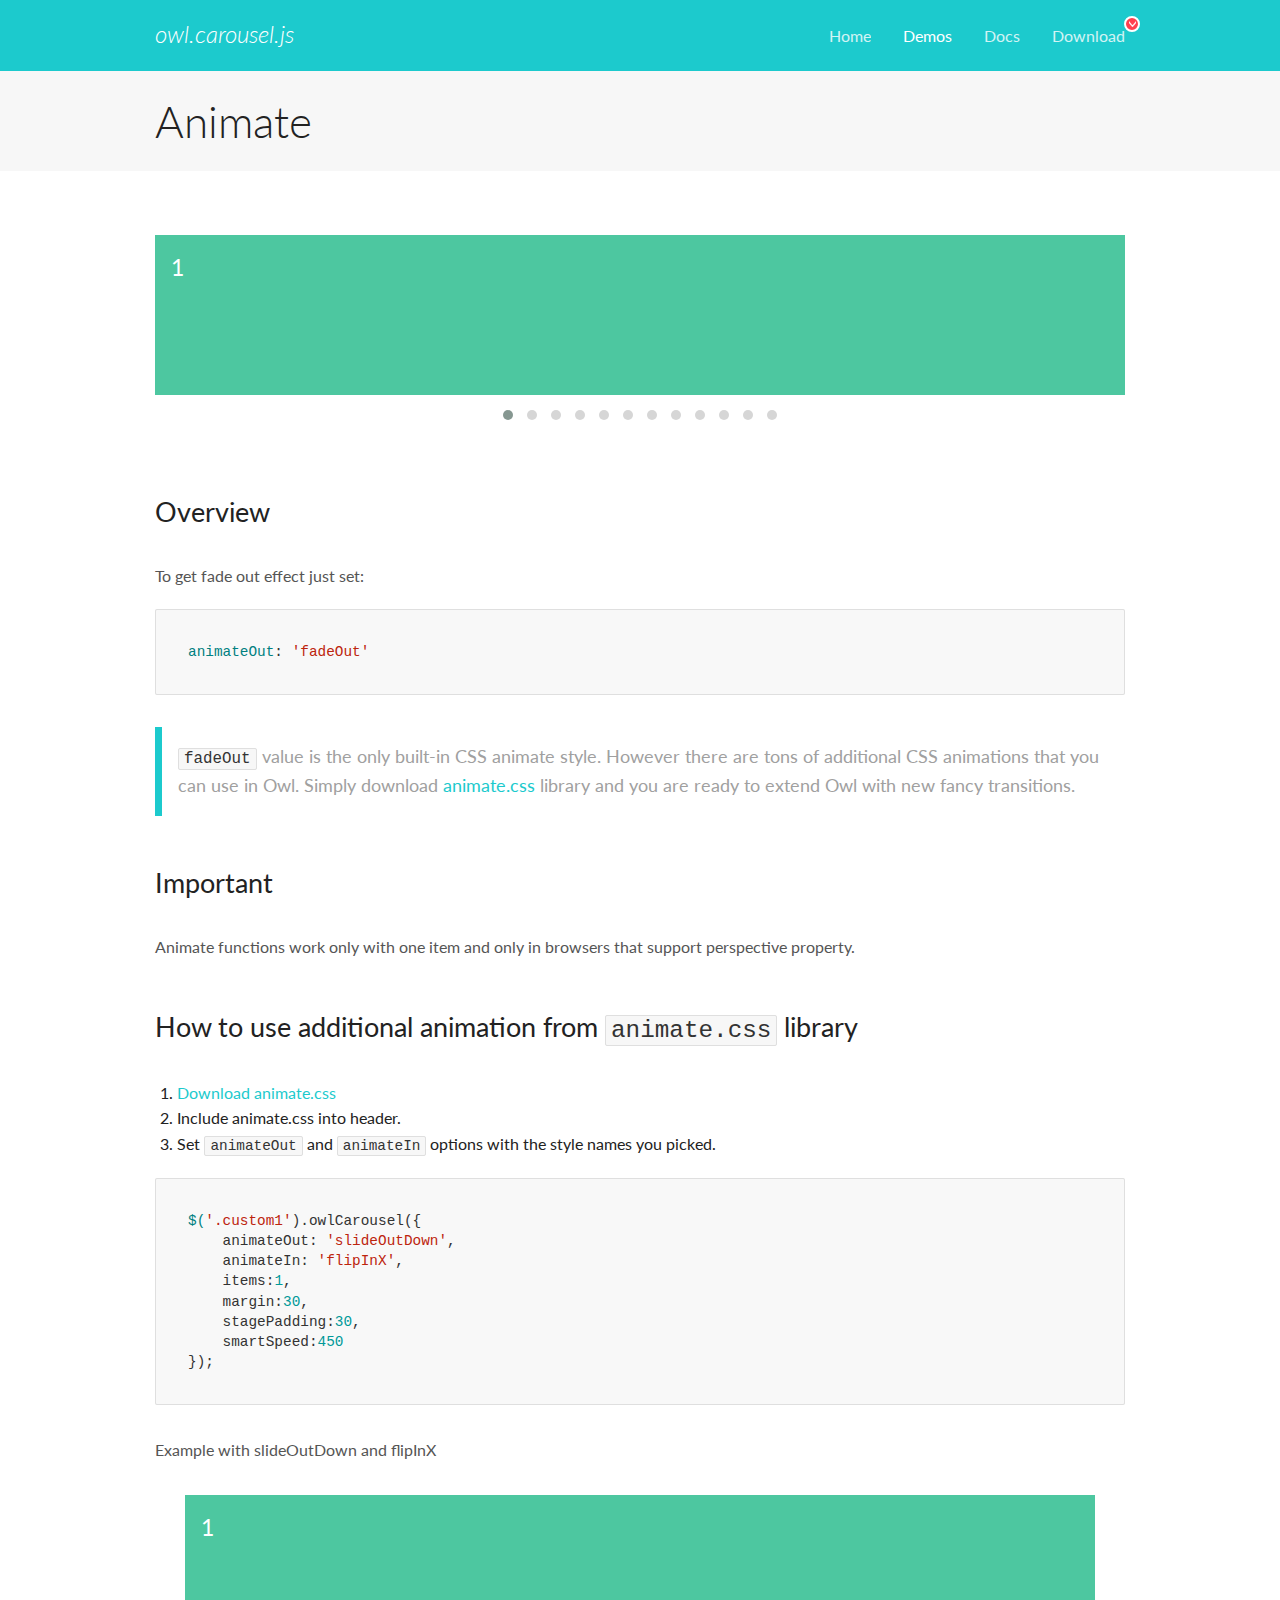
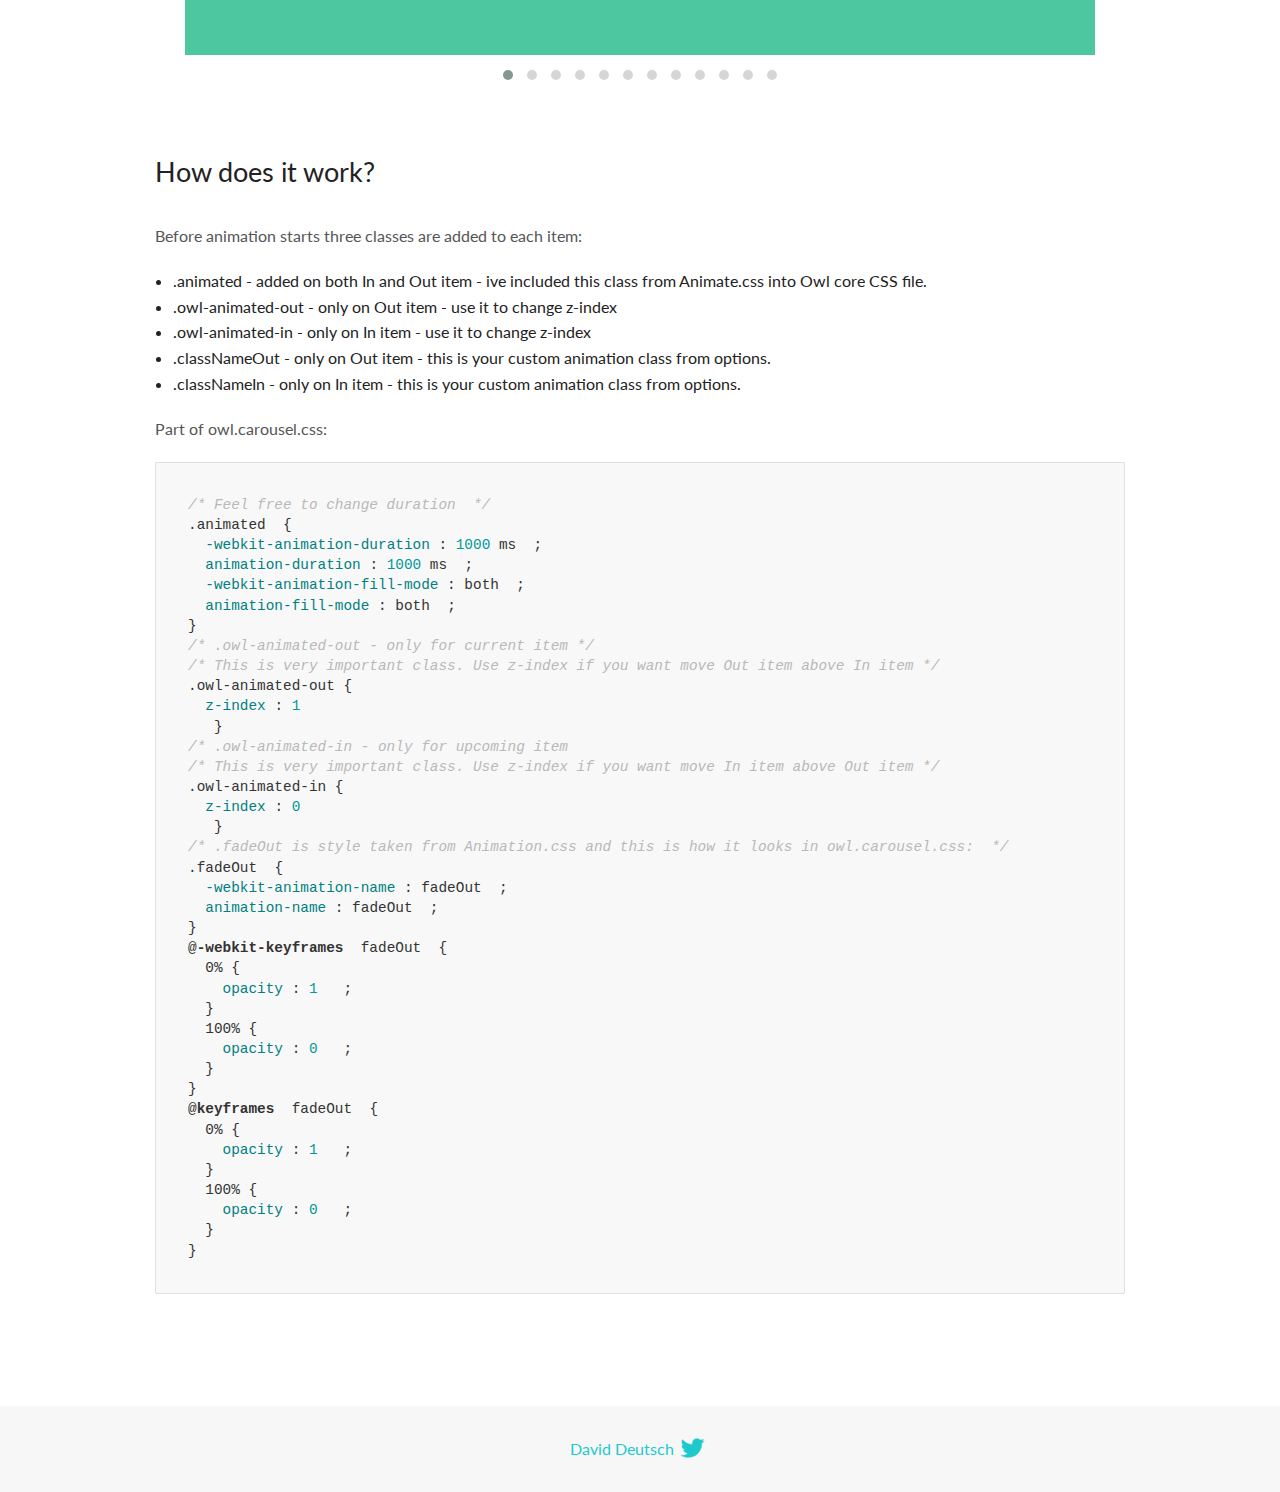
<file: libs/OwlCarousel2-2.3.4/OwlCarousel2-2.3.4/docs/demos/animate.html>
<!DOCTYPE html>
<html lang="en">
  <head>

    <!-- head -->
    <meta charset="utf-8">
    <meta name="msapplication-tap-highlight" content="no" />
    <meta name="viewport" content="width=device-width, initial-scale=1.0" />
    <meta name="description" content="Animate carousel">
    <meta name="author" content="David Deutsch">
    <title>
      Animate Demo | Owl Carousel | 2.3.4
    </title>

    <!-- Stylesheets -->
    <link href='https://fonts.googleapis.com/css?family=Lato:300,400,700,400italic,300italic' rel='stylesheet' type='text/css'>
    <link rel="stylesheet" href="../assets/css/docs.theme.min.css">

    <!-- Owl Stylesheets -->
    <link rel="stylesheet" href="../assets/owlcarousel/assets/owl.carousel.min.css">
    <link rel="stylesheet" href="../assets/owlcarousel/assets/owl.theme.default.min.css">

    <!-- HTML5 shim and Respond.js IE8 support of HTML5 elements and media queries -->

    <!--[if lt IE 9]>
      <script src="https://oss.maxcdn.com/libs/html5shiv/3.7.0/html5shiv.js"></script>
      <script src="https://oss.maxcdn.com/libs/respond.js/1.3.0/respond.min.js"></script>
    <![endif]-->

    <!-- Favicons -->
    <link rel="apple-touch-icon-precomposed" sizes="144x144" href="../assets/ico/apple-touch-icon-144-precomposed.png">
    <link rel="shortcut icon" href="../assets/ico/favicon.png">
    <link rel="shortcut icon" href="favicon.ico">

    <!-- Yeah i know js should not be in header. Its required for demos.-->

    <!-- javascript -->
    <script src="../assets/vendors/jquery.min.js"></script>
    <script src="../assets/owlcarousel/owl.carousel.js"></script>
  </head>
  <body>

    <!-- header -->
    <header class="header">
      <div class="row">
        <div class="large-12 columns">
          <div class="brand left">
            <h3>
              <a href="/OwlCarousel2/">owl.carousel.js</a> 
            </h3>
          </div>
          <a id="toggle-nav" class="right">
            <span></span> <span></span> <span></span> 
          </a> 
          <div class="nav-bar">
            <ul class="clearfix">
              <li> <a href="/OwlCarousel2/index.html">Home</a>  </li>
              <li class="active">
                <a href="/OwlCarousel2/demos/demos.html">Demos</a> 
              </li>
              <li> <a href="/OwlCarousel2/docs/started-welcome.html">Docs</a>  </li>
              <li>
                <a href="https://github.com/OwlCarousel2/OwlCarousel2/archive/2.3.4.zip">Download</a> 
                <span class="download"></span> 
              </li>
            </ul>
          </div>
        </div>
      </div>
    </header>

    <!-- title -->
    <section class="title">
      <div class="row">
        <div class="large-12 columns">
          <h1>Animate</h1>
        </div>
      </div>
    </section>

    <!--  Demos -->
    <section id="demos">
      <div class="row">
        <div class="large-12 columns">
          <div class="fadeOut owl-carousel owl-theme">
            <div class="item">
              <h4>1</h4>
            </div>
            <div class="item">
              <h4>2</h4>
            </div>
            <div class="item">
              <h4>3</h4>
            </div>
            <div class="item">
              <h4>4</h4>
            </div>
            <div class="item">
              <h4>5</h4>
            </div>
            <div class="item">
              <h4>6</h4>
            </div>
            <div class="item">
              <h4>7</h4>
            </div>
            <div class="item">
              <h4>8</h4>
            </div>
            <div class="item">
              <h4>9</h4>
            </div>
            <div class="item">
              <h4>10</h4>
            </div>
            <div class="item">
              <h4>11</h4>
            </div>
            <div class="item">
              <h4>12</h4>
            </div>
          </div>
          <h3 id="overview">Overview</h3>
          <p>To get fade out effect just set:</p>
          <pre><code>animateOut: &#39;fadeOut&#39;</code></pre>
          <blockquote>
            <p><code>fadeOut</code> value is the only built-in CSS animate style. However there are tons of additional CSS animations that you can use in Owl. Simply download
              <a href="https://daneden.github.io/animate.css/">animate.css</a>  library and you are ready to extend Owl with new fancy transitions.</p>
          </blockquote>
          <h3 id="important">Important</h3>
          <p>Animate functions work only with one item and only in browsers that support perspective property.</p>
          <h3 id="how-to-use-additional-animation-from-animate-css-library">How to use additional animation from <code>animate.css</code> library</h3>
          <ol>
            <li> <a href="https://daneden.github.io/animate.css/">Download animate.css</a>  </li>
            <li>Include animate.css into header.</li>
            <li>Set <code>animateOut</code> and <code>animateIn</code> options with the style names you picked.</li>
          </ol>
          <pre><code>$(&#39;.custom1&#39;).owlCarousel({
    animateOut: &#39;slideOutDown&#39;,
    animateIn: &#39;flipInX&#39;,
    items:1,
    margin:30,
    stagePadding:30,
    smartSpeed:450
});</code></pre>
          <p>Example with slideOutDown and flipInX</p>
          <div class="custom1 owl-carousel owl-theme">
            <div class="item">
              <h4>1</h4>
            </div>
            <div class="item">
              <h4>2</h4>
            </div>
            <div class="item">
              <h4>3</h4>
            </div>
            <div class="item">
              <h4>4</h4>
            </div>
            <div class="item">
              <h4>5</h4>
            </div>
            <div class="item">
              <h4>6</h4>
            </div>
            <div class="item">
              <h4>7</h4>
            </div>
            <div class="item">
              <h4>8</h4>
            </div>
            <div class="item">
              <h4>9</h4>
            </div>
            <div class="item">
              <h4>10</h4>
            </div>
            <div class="item">
              <h4>11</h4>
            </div>
            <div class="item">
              <h4>12</h4>
            </div>
          </div>
          <h3 id="how-does-it-work-">How does it work?</h3>
          <p>Before animation starts three classes are added to each item:</p>
          <ul>
            <li>.animated - added on both In and Out item - ive included this class from Animate.css into Owl core CSS file.</li>
            <li>.owl-animated-out - only on Out item - use it to change z-index</li>
            <li>.owl-animated-in - only on In item - use it to change z-index</li>
            <li>.classNameOut - only on Out item - this is your custom animation class from options.</li>
            <li>.classNameIn - only on In item - this is your custom animation class from options.</li>
          </ul>
          <p>Part of owl.carousel.css:</p>
          <pre><code class="language-css"><span class="comment">/* Feel free to change duration  */</span> 
<span class="class">.animated</span>  <span class="rules">{
  <span class="rule"><span class="attribute">-webkit-animation-duration</span> :<span class="value"> <span class="number">1000</span> ms</span> </span> ;
  <span class="rule"><span class="attribute">animation-duration</span> :<span class="value"> <span class="number">1000</span> ms</span> </span> ;
  <span class="rule"><span class="attribute">-webkit-animation-fill-mode</span> :<span class="value"> both</span> </span> ;
  <span class="rule"><span class="attribute">animation-fill-mode</span> :<span class="value"> both</span> </span> ;
<span class="rule">}</span> </span> 
<span class="comment">/* .owl-animated-out - only for current item */</span> 
<span class="comment">/* This is very important class. Use z-index if you want move Out item above In item */</span> 
<span class="class">.owl-animated-out</span> <span class="rules">{
  <span class="rule"><span class="attribute">z-index</span> :<span class="value"> <span class="number">1</span> 
</span> </span> </span> }
<span class="comment">/* .owl-animated-in - only for upcoming item
/* This is very important class. Use z-index if you want move In item above Out item */</span> 
<span class="class">.owl-animated-in</span> <span class="rules">{
  <span class="rule"><span class="attribute">z-index</span> :<span class="value"> <span class="number">0</span> 
</span> </span> </span> }
<span class="comment">/* .fadeOut is style taken from Animation.css and this is how it looks in owl.carousel.css:  */</span> 
<span class="class">.fadeOut</span>  <span class="rules">{
  <span class="rule"><span class="attribute">-webkit-animation-name</span> :<span class="value"> fadeOut</span> </span> ;
  <span class="rule"><span class="attribute">animation-name</span> :<span class="value"> fadeOut</span> </span> ;
<span class="rule">}</span> </span> 
<span class="at_rule">@<span class="keyword">-webkit-keyframes</span>  fadeOut </span> {
  0% <span class="rules">{
    <span class="rule"><span class="attribute">opacity</span> :<span class="value"> <span class="number">1</span> </span> </span> ;
  <span class="rule">}</span> </span> 
  100% <span class="rules">{
    <span class="rule"><span class="attribute">opacity</span> :<span class="value"> <span class="number">0</span> </span> </span> ;
  <span class="rule">}</span> </span> 
}
<span class="at_rule">@<span class="keyword">keyframes</span>  fadeOut </span> {
  0% <span class="rules">{
    <span class="rule"><span class="attribute">opacity</span> :<span class="value"> <span class="number">1</span> </span> </span> ;
  <span class="rule">}</span> </span> 
  100% <span class="rules">{
    <span class="rule"><span class="attribute">opacity</span> :<span class="value"> <span class="number">0</span> </span> </span> ;
  <span class="rule">}</span> </span> 
}</code></pre>
          <link rel="stylesheet" href="../assets/css/animate.css">
          <script>
            jQuery(document).ready(function($) {
              $('.fadeOut').owlCarousel({
                items: 1,
                animateOut: 'fadeOut',
                loop: true,
                margin: 10,
              });
              $('.custom1').owlCarousel({
                animateOut: 'slideOutDown',
                animateIn: 'flipInX',
                items: 1,
                margin: 30,
                stagePadding: 30,
                smartSpeed: 450
              });
            });
          </script>
        </div>
      </div>
    </section>

    <!-- footer -->
    <footer class="footer">
      <div class="row">
        <div class="large-12 columns">
          <h5>
            <a href="/OwlCarousel2/docs/support-contact.html">David Deutsch</a> 
            <a id="custom-tweet-button" href="https://twitter.com/share?url=https://github.com/OwlCarousel2/OwlCarousel2&text=Owl Carousel - This is so awesome! " target="_blank"></a> 
          </h5>
        </div>
      </div>
    </footer>

    <!-- vendors -->
    <script src="../assets/vendors/highlight.js"></script>
    <script src="../assets/js/app.js"></script>
  </body>
</html>
</file>
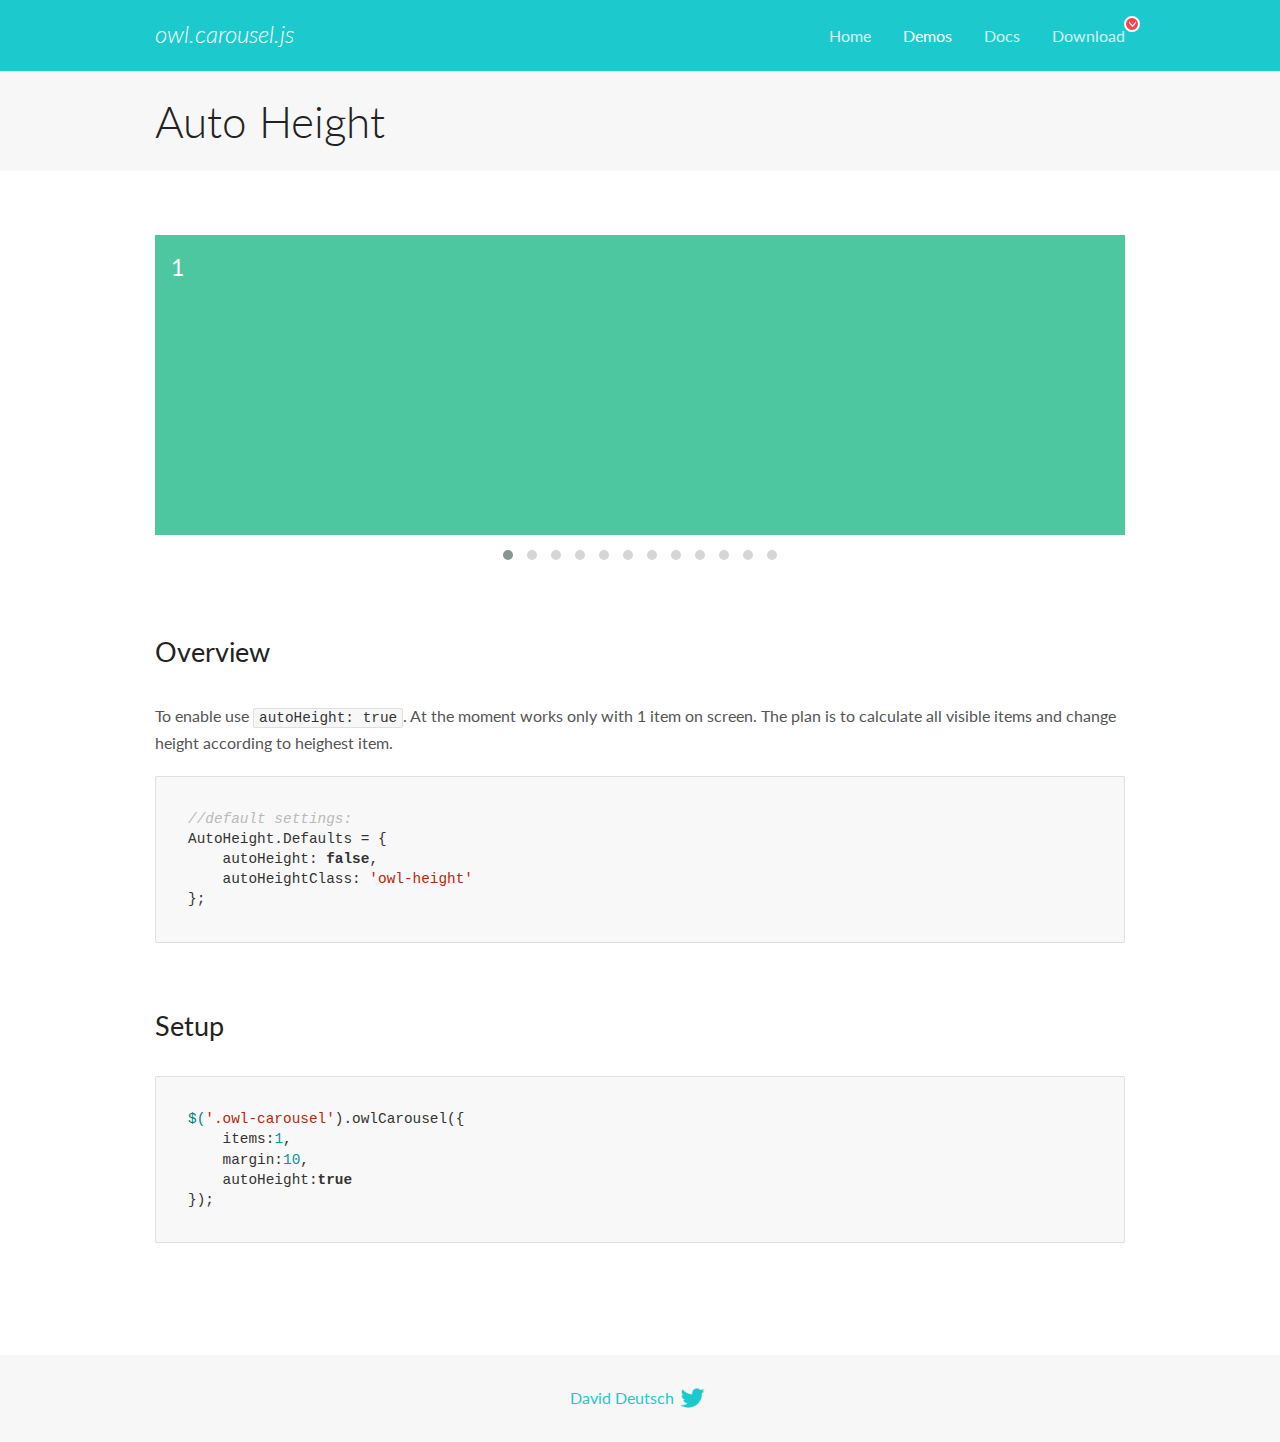
<file: libs/OwlCarousel2-2.3.4/OwlCarousel2-2.3.4/docs/demos/autoheight.html>
<!DOCTYPE html>
<html lang="en">
  <head>

    <!-- head -->
    <meta charset="utf-8">
    <meta name="msapplication-tap-highlight" content="no" />
    <meta name="viewport" content="width=device-width, initial-scale=1.0" />
    <meta name="description" content="autoHeight usage demo">
    <meta name="author" content="David Deutsch">
    <title>
      Auto Height Demo | Owl Carousel | 2.3.4
    </title>

    <!-- Stylesheets -->
    <link href='https://fonts.googleapis.com/css?family=Lato:300,400,700,400italic,300italic' rel='stylesheet' type='text/css'>
    <link rel="stylesheet" href="../assets/css/docs.theme.min.css">

    <!-- Owl Stylesheets -->
    <link rel="stylesheet" href="../assets/owlcarousel/assets/owl.carousel.min.css">
    <link rel="stylesheet" href="../assets/owlcarousel/assets/owl.theme.default.min.css">

    <!-- HTML5 shim and Respond.js IE8 support of HTML5 elements and media queries -->

    <!--[if lt IE 9]>
      <script src="https://oss.maxcdn.com/libs/html5shiv/3.7.0/html5shiv.js"></script>
      <script src="https://oss.maxcdn.com/libs/respond.js/1.3.0/respond.min.js"></script>
    <![endif]-->

    <!-- Favicons -->
    <link rel="apple-touch-icon-precomposed" sizes="144x144" href="../assets/ico/apple-touch-icon-144-precomposed.png">
    <link rel="shortcut icon" href="../assets/ico/favicon.png">
    <link rel="shortcut icon" href="favicon.ico">

    <!-- Yeah i know js should not be in header. Its required for demos.-->

    <!-- javascript -->
    <script src="../assets/vendors/jquery.min.js"></script>
    <script src="../assets/owlcarousel/owl.carousel.js"></script>
  </head>
  <body>

    <!-- header -->
    <header class="header">
      <div class="row">
        <div class="large-12 columns">
          <div class="brand left">
            <h3>
              <a href="/OwlCarousel2/">owl.carousel.js</a> 
            </h3>
          </div>
          <a id="toggle-nav" class="right">
            <span></span> <span></span> <span></span> 
          </a> 
          <div class="nav-bar">
            <ul class="clearfix">
              <li> <a href="/OwlCarousel2/index.html">Home</a>  </li>
              <li class="active">
                <a href="/OwlCarousel2/demos/demos.html">Demos</a> 
              </li>
              <li> <a href="/OwlCarousel2/docs/started-welcome.html">Docs</a>  </li>
              <li>
                <a href="https://github.com/OwlCarousel2/OwlCarousel2/archive/2.3.4.zip">Download</a> 
                <span class="download"></span> 
              </li>
            </ul>
          </div>
        </div>
      </div>
    </header>

    <!-- title -->
    <section class="title">
      <div class="row">
        <div class="large-12 columns">
          <h1>Auto Height</h1>
        </div>
      </div>
    </section>

    <!--  Demos -->
    <section id="demos">
      <div class="row">
        <div class="large-12 columns">
          <div class="owl-carousel owl-theme">
            <div class="item" style="height:300px">
              <h4>1</h4>
            </div>
            <div class="item" style="height:100px">
              <h4>2</h4>
            </div>
            <div class="item" style="height:500px">
              <h4>3</h4>
            </div>
            <div class="item" style="height:250px">
              <h4>4</h4>
            </div>
            <div class="item" style="height:400px">
              <h4>5</h4>
            </div>
            <div class="item" style="height:500px">
              <h4>6</h4>
            </div>
            <div class="item" style="height:600px">
              <h4>7</h4>
            </div>
            <div class="item" style="height:400px">
              <h4>8</h4>
            </div>
            <div class="item" style="height:300px">
              <h4>9</h4>
            </div>
            <div class="item" style="height:350px">
              <h4>10</h4>
            </div>
            <div class="item" style="height:200px">
              <h4>11</h4>
            </div>
            <div class="item" style="height:150px">
              <h4>12</h4>
            </div>
          </div>
          <h3 id="overview">Overview</h3>
          <p>To enable use <code>autoHeight: true</code>. At the moment works only with 1 item on screen. The plan is to calculate all visible items and change height according to heighest item.</p>
          <pre><code>//default settings:
AutoHeight.Defaults = {
    autoHeight: false,
    autoHeightClass: &#39;owl-height&#39;
};</code></pre>
          <h3 id="setup">Setup</h3>
          <pre><code>$(&#39;.owl-carousel&#39;).owlCarousel({
    items:1,
    margin:10,
    autoHeight:true
});</code></pre>
          <script>
            $(document).ready(function() {
              $('.owl-carousel').owlCarousel({
                items: 1,
                margin: 10,
                autoHeight: true
              });
            })
          </script>
        </div>
      </div>
    </section>

    <!-- footer -->
    <footer class="footer">
      <div class="row">
        <div class="large-12 columns">
          <h5>
            <a href="/OwlCarousel2/docs/support-contact.html">David Deutsch</a> 
            <a id="custom-tweet-button" href="https://twitter.com/share?url=https://github.com/OwlCarousel2/OwlCarousel2&text=Owl Carousel - This is so awesome! " target="_blank"></a> 
          </h5>
        </div>
      </div>
    </footer>

    <!-- vendors -->
    <script src="../assets/vendors/highlight.js"></script>
    <script src="../assets/js/app.js"></script>
  </body>
</html>
</file>
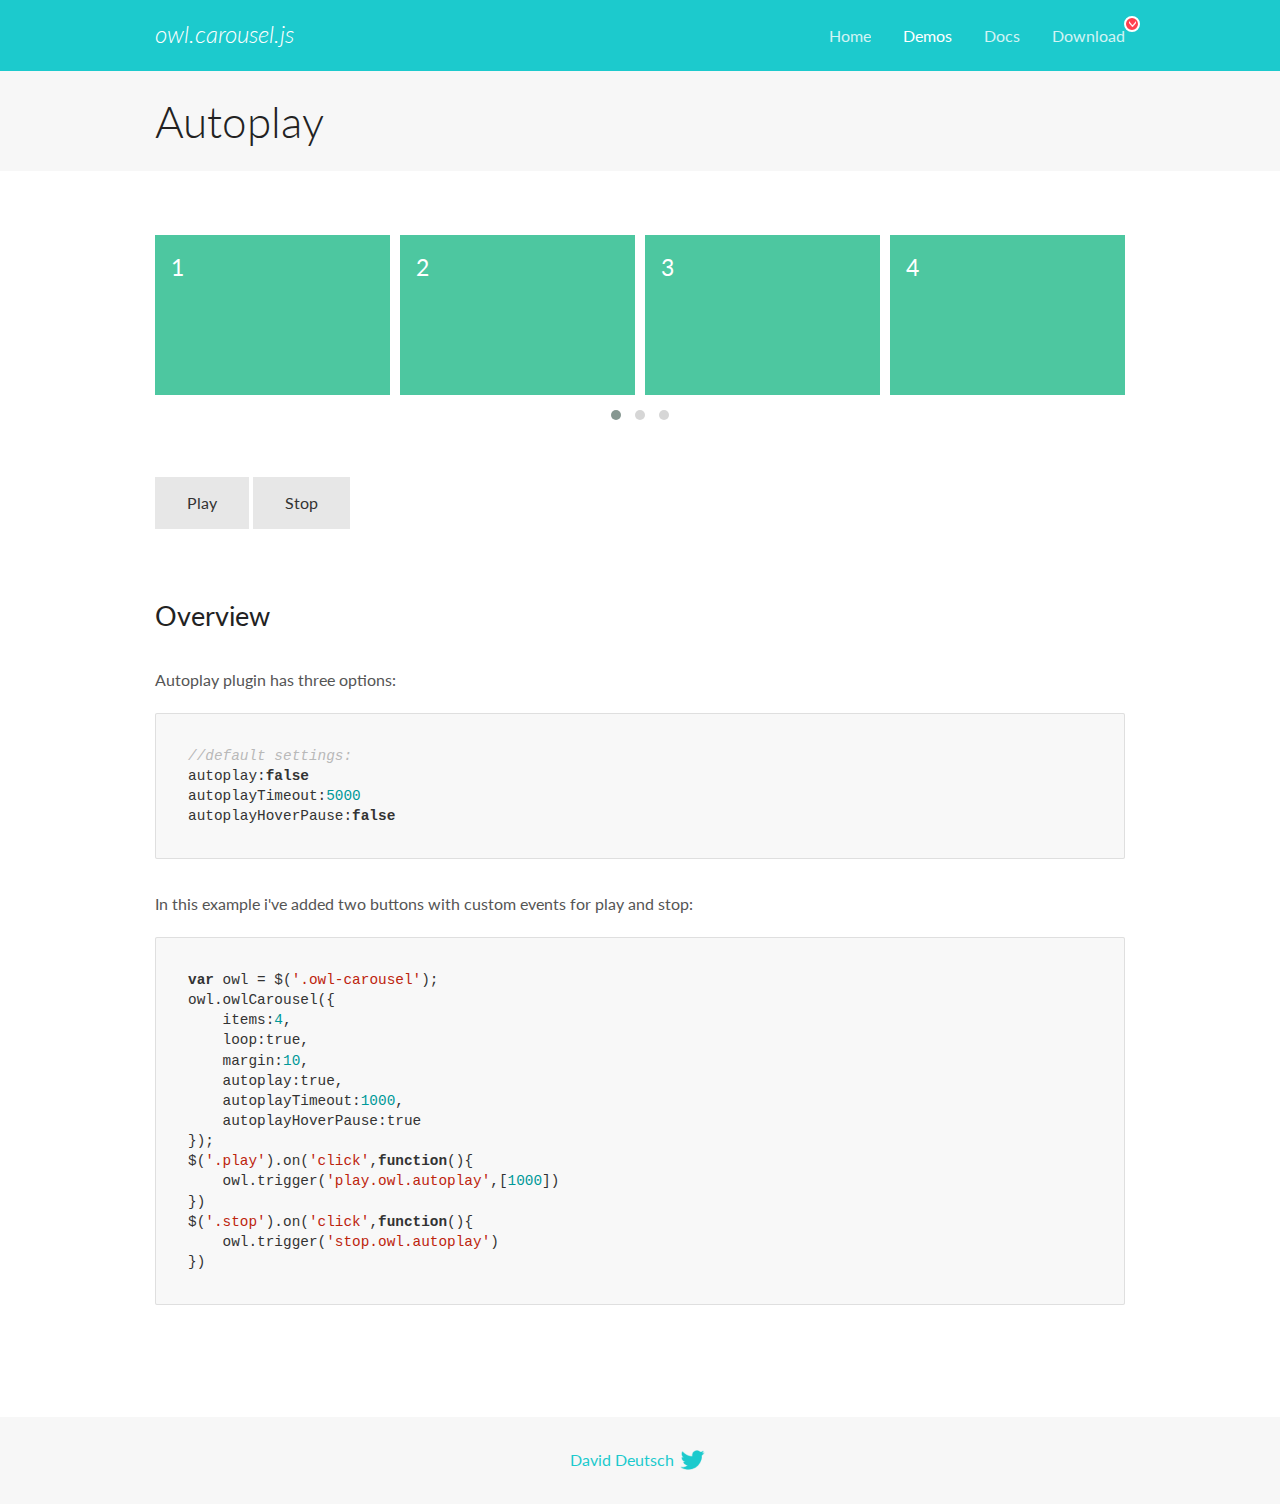
<file: libs/OwlCarousel2-2.3.4/OwlCarousel2-2.3.4/docs/demos/autoplay.html>
<!DOCTYPE html>
<html lang="en">
  <head>

    <!-- head -->
    <meta charset="utf-8">
    <meta name="msapplication-tap-highlight" content="no" />
    <meta name="viewport" content="width=device-width, initial-scale=1.0" />
    <meta name="description" content="Autoplay usage demo">
    <meta name="author" content="David Deutsch">
    <title>
      Autoplay Demo | Owl Carousel | 2.3.4
    </title>

    <!-- Stylesheets -->
    <link href='https://fonts.googleapis.com/css?family=Lato:300,400,700,400italic,300italic' rel='stylesheet' type='text/css'>
    <link rel="stylesheet" href="../assets/css/docs.theme.min.css">

    <!-- Owl Stylesheets -->
    <link rel="stylesheet" href="../assets/owlcarousel/assets/owl.carousel.min.css">
    <link rel="stylesheet" href="../assets/owlcarousel/assets/owl.theme.default.min.css">

    <!-- HTML5 shim and Respond.js IE8 support of HTML5 elements and media queries -->

    <!--[if lt IE 9]>
      <script src="https://oss.maxcdn.com/libs/html5shiv/3.7.0/html5shiv.js"></script>
      <script src="https://oss.maxcdn.com/libs/respond.js/1.3.0/respond.min.js"></script>
    <![endif]-->

    <!-- Favicons -->
    <link rel="apple-touch-icon-precomposed" sizes="144x144" href="../assets/ico/apple-touch-icon-144-precomposed.png">
    <link rel="shortcut icon" href="../assets/ico/favicon.png">
    <link rel="shortcut icon" href="favicon.ico">

    <!-- Yeah i know js should not be in header. Its required for demos.-->

    <!-- javascript -->
    <script src="../assets/vendors/jquery.min.js"></script>
    <script src="../assets/owlcarousel/owl.carousel.js"></script>
  </head>
  <body>

    <!-- header -->
    <header class="header">
      <div class="row">
        <div class="large-12 columns">
          <div class="brand left">
            <h3>
              <a href="/OwlCarousel2/">owl.carousel.js</a> 
            </h3>
          </div>
          <a id="toggle-nav" class="right">
            <span></span> <span></span> <span></span> 
          </a> 
          <div class="nav-bar">
            <ul class="clearfix">
              <li> <a href="/OwlCarousel2/index.html">Home</a>  </li>
              <li class="active">
                <a href="/OwlCarousel2/demos/demos.html">Demos</a> 
              </li>
              <li> <a href="/OwlCarousel2/docs/started-welcome.html">Docs</a>  </li>
              <li>
                <a href="https://github.com/OwlCarousel2/OwlCarousel2/archive/2.3.4.zip">Download</a> 
                <span class="download"></span> 
              </li>
            </ul>
          </div>
        </div>
      </div>
    </header>

    <!-- title -->
    <section class="title">
      <div class="row">
        <div class="large-12 columns">
          <h1>Autoplay</h1>
        </div>
      </div>
    </section>

    <!--  Demos -->
    <section id="demos">
      <div class="row">
        <div class="large-12 columns">
          <div class="owl-carousel owl-theme">
            <div class="item">
              <h4>1</h4>
            </div>
            <div class="item">
              <h4>2</h4>
            </div>
            <div class="item">
              <h4>3</h4>
            </div>
            <div class="item">
              <h4>4</h4>
            </div>
            <div class="item">
              <h4>5</h4>
            </div>
            <div class="item">
              <h4>6</h4>
            </div>
            <div class="item">
              <h4>7</h4>
            </div>
            <div class="item">
              <h4>8</h4>
            </div>
            <div class="item">
              <h4>9</h4>
            </div>
            <div class="item">
              <h4>10</h4>
            </div>
            <div class="item">
              <h4>11</h4>
            </div>
            <div class="item">
              <h4>12</h4>
            </div>
          </div>
          <a class="button secondary play">Play</a> 
          <a class="button secondary stop">Stop</a> 
          <h3 id="overview">Overview</h3>
          <p>Autoplay plugin has three options:</p>
          <pre><code>//default settings:
autoplay:false
autoplayTimeout:5000
autoplayHoverPause:false</code></pre>
          <p>In this example i&#39;ve added two buttons with custom events for play and stop:</p>
          <pre><code>var owl = $(&#39;.owl-carousel&#39;);
owl.owlCarousel({
    items:4,
    loop:true,
    margin:10,
    autoplay:true,
    autoplayTimeout:1000,
    autoplayHoverPause:true
});
$(&#39;.play&#39;).on(&#39;click&#39;,function(){
    owl.trigger(&#39;play.owl.autoplay&#39;,[1000])
})
$(&#39;.stop&#39;).on(&#39;click&#39;,function(){
    owl.trigger(&#39;stop.owl.autoplay&#39;)
})</code></pre>
          <script>
            $(document).ready(function() {
              var owl = $('.owl-carousel');
              owl.owlCarousel({
                items: 4,
                loop: true,
                margin: 10,
                autoplay: true,
                autoplayTimeout: 1000,
                autoplayHoverPause: true
              });
              $('.play').on('click', function() {
                owl.trigger('play.owl.autoplay', [1000])
              })
              $('.stop').on('click', function() {
                owl.trigger('stop.owl.autoplay')
              })
            })
          </script>
        </div>
      </div>
    </section>

    <!-- footer -->
    <footer class="footer">
      <div class="row">
        <div class="large-12 columns">
          <h5>
            <a href="/OwlCarousel2/docs/support-contact.html">David Deutsch</a> 
            <a id="custom-tweet-button" href="https://twitter.com/share?url=https://github.com/OwlCarousel2/OwlCarousel2&text=Owl Carousel - This is so awesome! " target="_blank"></a> 
          </h5>
        </div>
      </div>
    </footer>

    <!-- vendors -->
    <script src="../assets/vendors/highlight.js"></script>
    <script src="../assets/js/app.js"></script>
  </body>
</html>
</file>
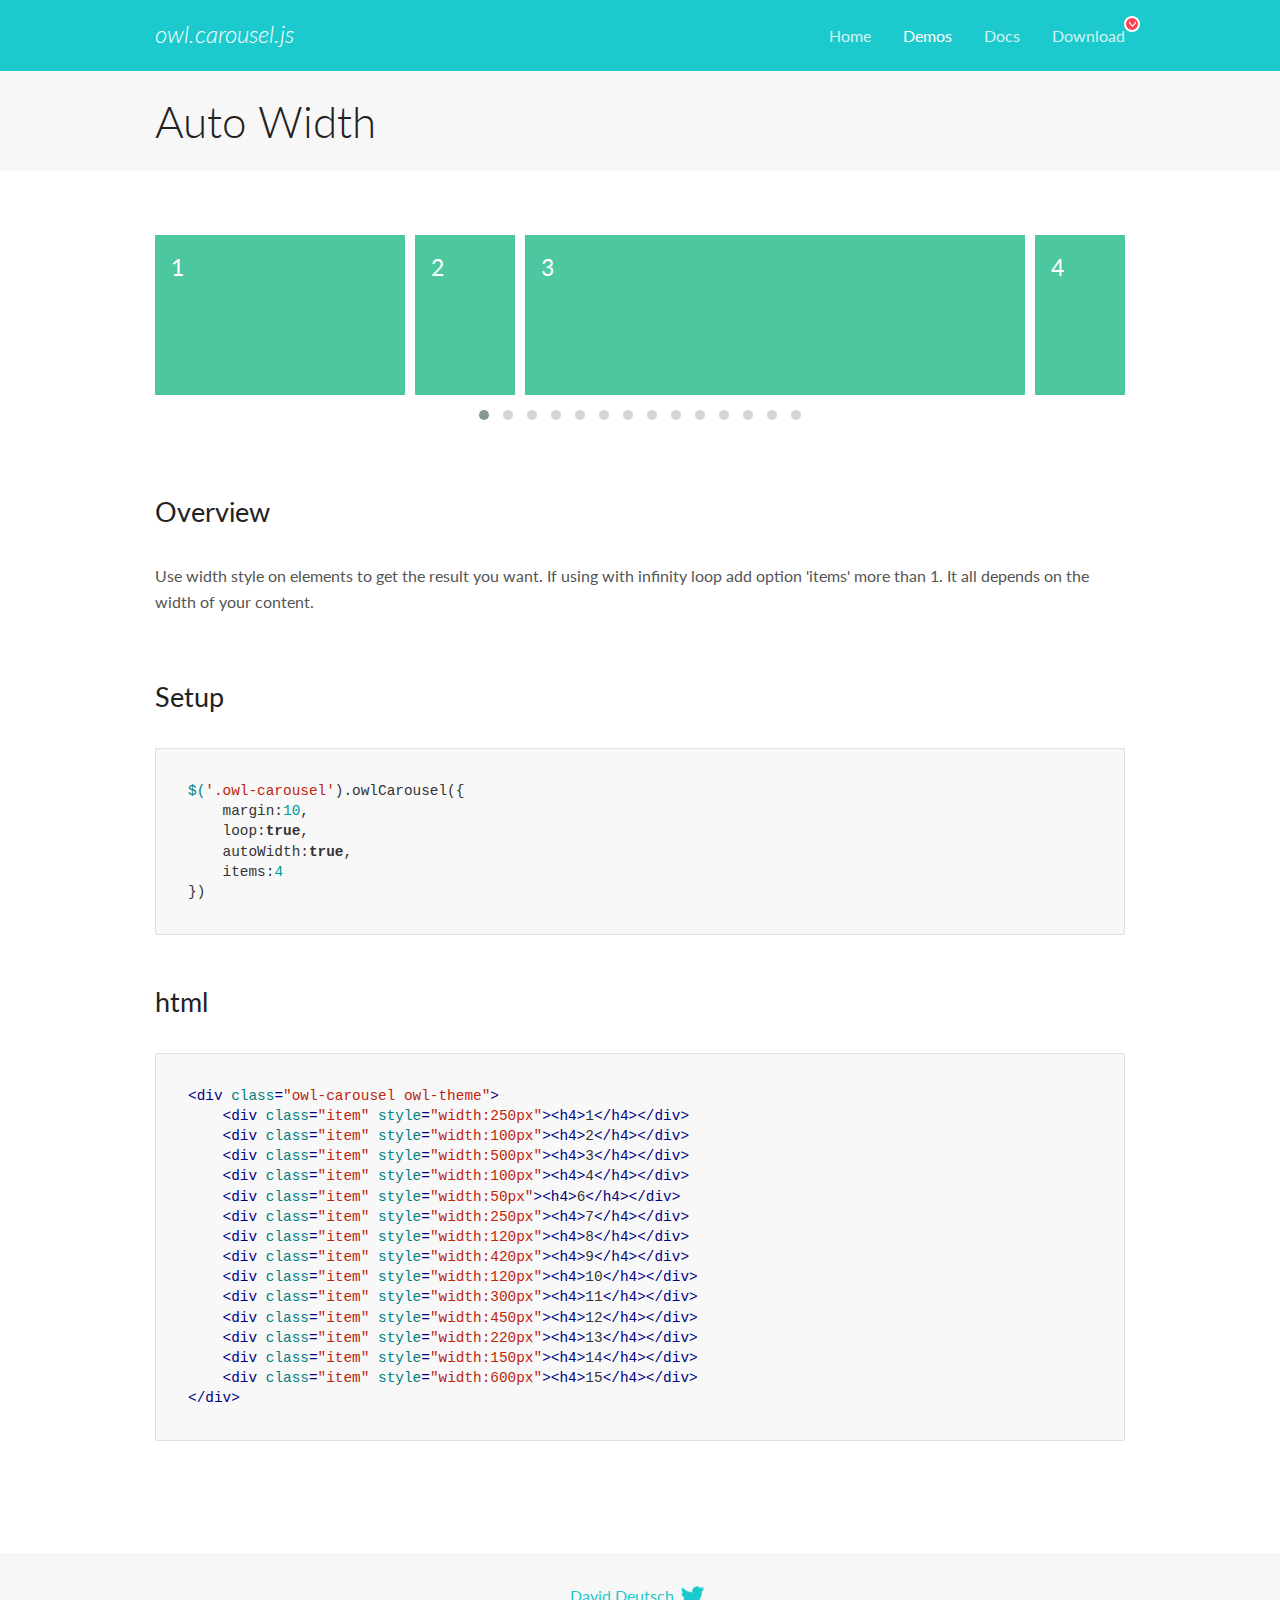
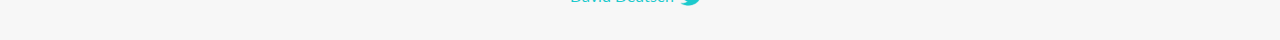
<file: libs/OwlCarousel2-2.3.4/OwlCarousel2-2.3.4/docs/demos/autowidth.html>
<!DOCTYPE html>
<html lang="en">
  <head>

    <!-- head -->
    <meta charset="utf-8">
    <meta name="msapplication-tap-highlight" content="no" />
    <meta name="viewport" content="width=device-width, initial-scale=1.0" />
    <meta name="description" content="Auto Width">
    <meta name="author" content="David Deutsch">
    <title>
      Auto Width Demo | Owl Carousel | 2.3.4
    </title>

    <!-- Stylesheets -->
    <link href='https://fonts.googleapis.com/css?family=Lato:300,400,700,400italic,300italic' rel='stylesheet' type='text/css'>
    <link rel="stylesheet" href="../assets/css/docs.theme.min.css">

    <!-- Owl Stylesheets -->
    <link rel="stylesheet" href="../assets/owlcarousel/assets/owl.carousel.min.css">
    <link rel="stylesheet" href="../assets/owlcarousel/assets/owl.theme.default.min.css">

    <!-- HTML5 shim and Respond.js IE8 support of HTML5 elements and media queries -->

    <!--[if lt IE 9]>
      <script src="https://oss.maxcdn.com/libs/html5shiv/3.7.0/html5shiv.js"></script>
      <script src="https://oss.maxcdn.com/libs/respond.js/1.3.0/respond.min.js"></script>
    <![endif]-->

    <!-- Favicons -->
    <link rel="apple-touch-icon-precomposed" sizes="144x144" href="../assets/ico/apple-touch-icon-144-precomposed.png">
    <link rel="shortcut icon" href="../assets/ico/favicon.png">
    <link rel="shortcut icon" href="favicon.ico">

    <!-- Yeah i know js should not be in header. Its required for demos.-->

    <!-- javascript -->
    <script src="../assets/vendors/jquery.min.js"></script>
    <script src="../assets/owlcarousel/owl.carousel.js"></script>
  </head>
  <body>

    <!-- header -->
    <header class="header">
      <div class="row">
        <div class="large-12 columns">
          <div class="brand left">
            <h3>
              <a href="/OwlCarousel2/">owl.carousel.js</a> 
            </h3>
          </div>
          <a id="toggle-nav" class="right">
            <span></span> <span></span> <span></span> 
          </a> 
          <div class="nav-bar">
            <ul class="clearfix">
              <li> <a href="/OwlCarousel2/index.html">Home</a>  </li>
              <li class="active">
                <a href="/OwlCarousel2/demos/demos.html">Demos</a> 
              </li>
              <li> <a href="/OwlCarousel2/docs/started-welcome.html">Docs</a>  </li>
              <li>
                <a href="https://github.com/OwlCarousel2/OwlCarousel2/archive/2.3.4.zip">Download</a> 
                <span class="download"></span> 
              </li>
            </ul>
          </div>
        </div>
      </div>
    </header>

    <!-- title -->
    <section class="title">
      <div class="row">
        <div class="large-12 columns">
          <h1>Auto Width</h1>
        </div>
      </div>
    </section>

    <!--  Demos -->
    <section id="demos">
      <div class="row">
        <div class="large-12 columns">
          <div class="owl-carousel owl-theme">
            <div class="item" style="width:250px">
              <h4>1</h4>
            </div>
            <div class="item" style="width:100px">
              <h4>2</h4>
            </div>
            <div class="item" style="width:500px">
              <h4>3</h4>
            </div>
            <div class="item" style="width:100px">
              <h4>4</h4>
            </div>
            <div class="item" style="width:50px">
              <h4>6</h4>
            </div>
            <div class="item" style="width:250px">
              <h4>7</h4>
            </div>
            <div class="item" style="width:120px">
              <h4>8</h4>
            </div>
            <div class="item" style="width:420px">
              <h4>9</h4>
            </div>
            <div class="item" style="width:120px">
              <h4>10</h4>
            </div>
            <div class="item" style="width:300px">
              <h4>11</h4>
            </div>
            <div class="item" style="width:450px">
              <h4>12</h4>
            </div>
            <div class="item" style="width:220px">
              <h4>13</h4>
            </div>
            <div class="item" style="width:150px">
              <h4>14</h4>
            </div>
            <div class="item" style="width:600px">
              <h4>15</h4>
            </div>
          </div>
          <h3 id="overview">Overview</h3>
          <p>Use width style on elements to get the result you want. If using with infinity loop add option &#39;items&#39; more than 1. It all depends on the width of your content.</p>
          <h3 id="setup">Setup</h3>
          <pre><code>$(&#39;.owl-carousel&#39;).owlCarousel({
    margin:10,
    loop:true,
    autoWidth:true,
    items:4
})</code></pre>
          <h3 id="html">html</h3>
          <pre><code>&lt;div class=&quot;owl-carousel owl-theme&quot;&gt;
    &lt;div class=&quot;item&quot; style=&quot;width:250px&quot;&gt;&lt;h4&gt;1&lt;/h4&gt;&lt;/div&gt;
    &lt;div class=&quot;item&quot; style=&quot;width:100px&quot;&gt;&lt;h4&gt;2&lt;/h4&gt;&lt;/div&gt;
    &lt;div class=&quot;item&quot; style=&quot;width:500px&quot;&gt;&lt;h4&gt;3&lt;/h4&gt;&lt;/div&gt;
    &lt;div class=&quot;item&quot; style=&quot;width:100px&quot;&gt;&lt;h4&gt;4&lt;/h4&gt;&lt;/div&gt;
    &lt;div class=&quot;item&quot; style=&quot;width:50px&quot;&gt;&lt;h4&gt;6&lt;/h4&gt;&lt;/div&gt;
    &lt;div class=&quot;item&quot; style=&quot;width:250px&quot;&gt;&lt;h4&gt;7&lt;/h4&gt;&lt;/div&gt;
    &lt;div class=&quot;item&quot; style=&quot;width:120px&quot;&gt;&lt;h4&gt;8&lt;/h4&gt;&lt;/div&gt;
    &lt;div class=&quot;item&quot; style=&quot;width:420px&quot;&gt;&lt;h4&gt;9&lt;/h4&gt;&lt;/div&gt;
    &lt;div class=&quot;item&quot; style=&quot;width:120px&quot;&gt;&lt;h4&gt;10&lt;/h4&gt;&lt;/div&gt;
    &lt;div class=&quot;item&quot; style=&quot;width:300px&quot;&gt;&lt;h4&gt;11&lt;/h4&gt;&lt;/div&gt;
    &lt;div class=&quot;item&quot; style=&quot;width:450px&quot;&gt;&lt;h4&gt;12&lt;/h4&gt;&lt;/div&gt;
    &lt;div class=&quot;item&quot; style=&quot;width:220px&quot;&gt;&lt;h4&gt;13&lt;/h4&gt;&lt;/div&gt;
    &lt;div class=&quot;item&quot; style=&quot;width:150px&quot;&gt;&lt;h4&gt;14&lt;/h4&gt;&lt;/div&gt;
    &lt;div class=&quot;item&quot; style=&quot;width:600px&quot;&gt;&lt;h4&gt;15&lt;/h4&gt;&lt;/div&gt;
&lt;/div&gt;</code></pre>
          <script>
            $(document).ready(function() {
              $('.owl-carousel').owlCarousel({
                margin: 10,
                loop: true,
                autoWidth: true,
                items: 4
              })
            })
          </script>
        </div>
      </div>
    </section>

    <!-- footer -->
    <footer class="footer">
      <div class="row">
        <div class="large-12 columns">
          <h5>
            <a href="/OwlCarousel2/docs/support-contact.html">David Deutsch</a> 
            <a id="custom-tweet-button" href="https://twitter.com/share?url=https://github.com/OwlCarousel2/OwlCarousel2&text=Owl Carousel - This is so awesome! " target="_blank"></a> 
          </h5>
        </div>
      </div>
    </footer>

    <!-- vendors -->
    <script src="../assets/vendors/highlight.js"></script>
    <script src="../assets/js/app.js"></script>
  </body>
</html>
</file>
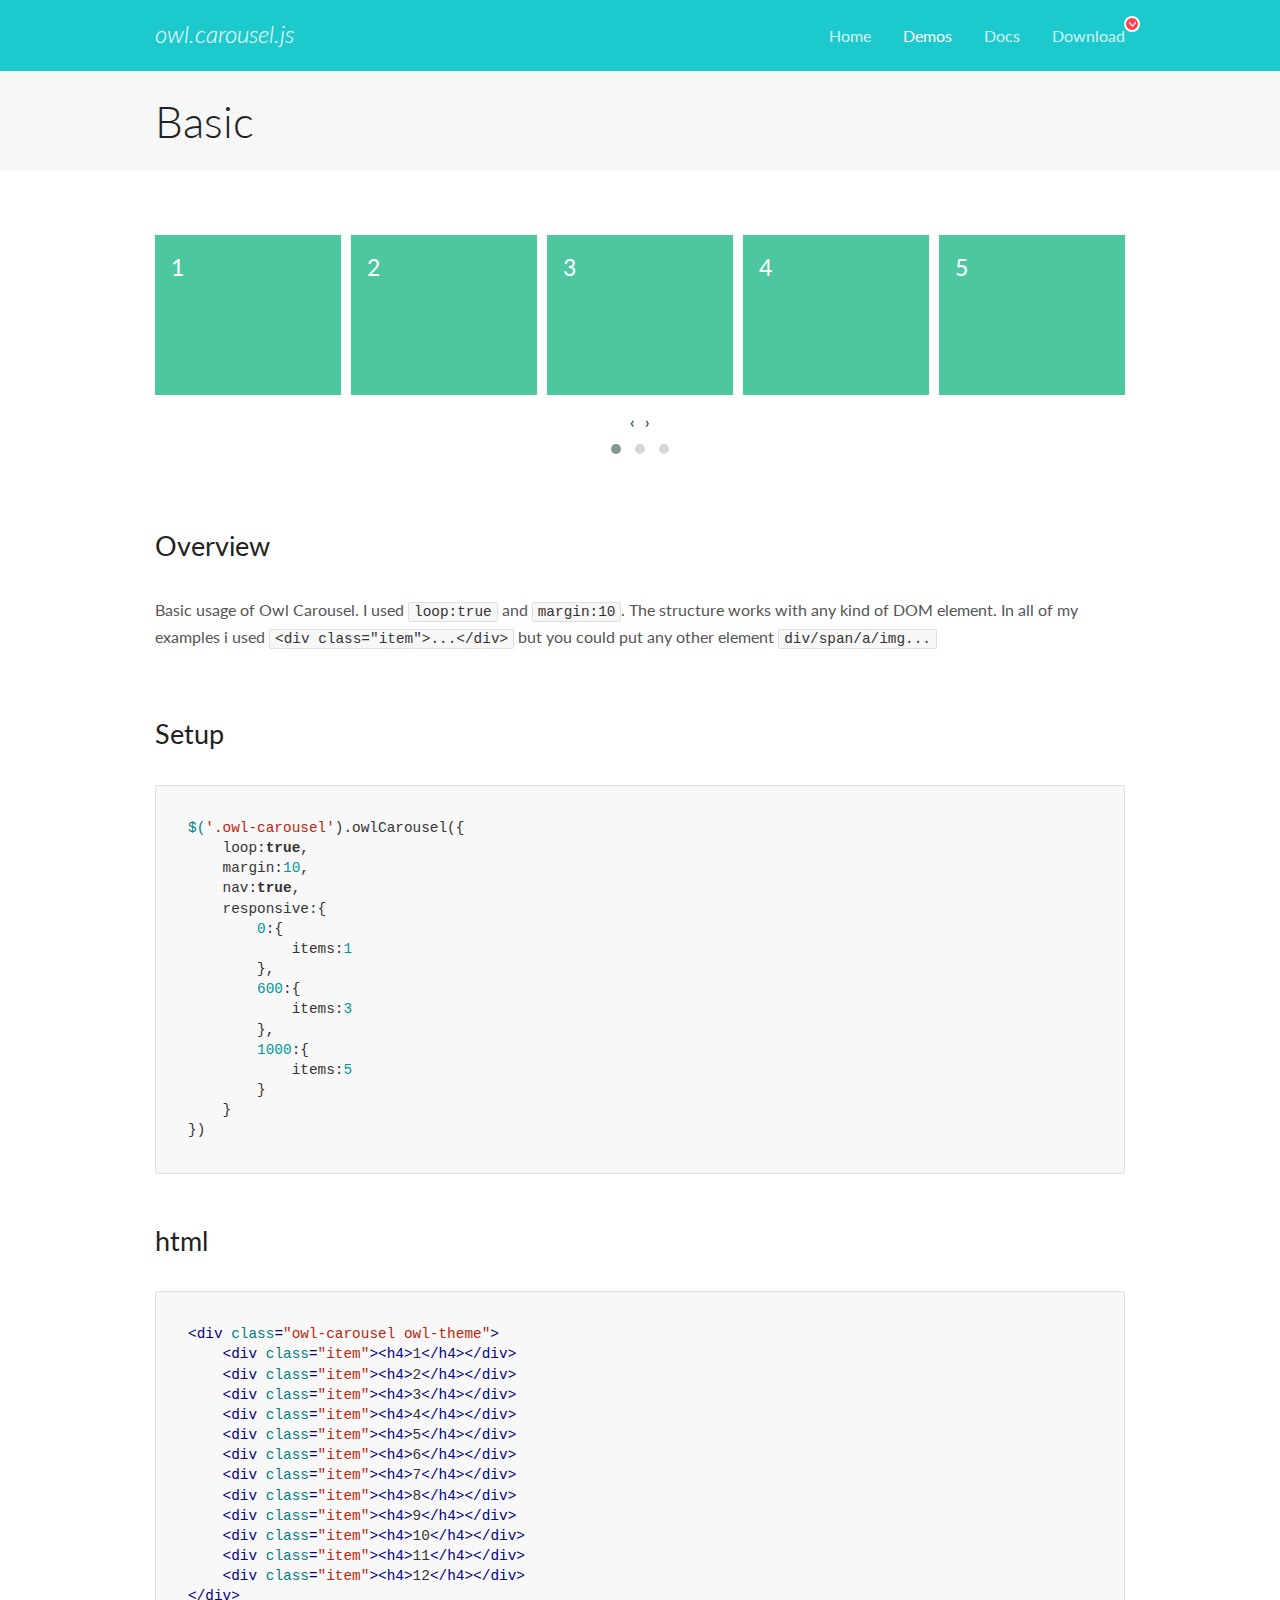
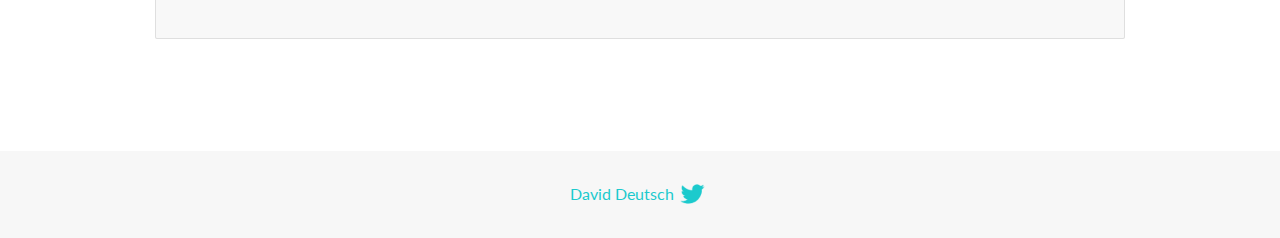
<file: libs/OwlCarousel2-2.3.4/OwlCarousel2-2.3.4/docs/demos/basic.html>
<!DOCTYPE html>
<html lang="en">
  <head>

    <!-- head -->
    <meta charset="utf-8">
    <meta name="msapplication-tap-highlight" content="no" />
    <meta name="viewport" content="width=device-width, initial-scale=1.0" />
    <meta name="description" content="Basic usage demo">
    <meta name="author" content="David Deutsch">
    <title>
      Basic Demo | Owl Carousel | 2.3.4
    </title>

    <!-- Stylesheets -->
    <link href='https://fonts.googleapis.com/css?family=Lato:300,400,700,400italic,300italic' rel='stylesheet' type='text/css'>
    <link rel="stylesheet" href="../assets/css/docs.theme.min.css">

    <!-- Owl Stylesheets -->
    <link rel="stylesheet" href="../assets/owlcarousel/assets/owl.carousel.min.css">
    <link rel="stylesheet" href="../assets/owlcarousel/assets/owl.theme.default.min.css">

    <!-- HTML5 shim and Respond.js IE8 support of HTML5 elements and media queries -->

    <!--[if lt IE 9]>
      <script src="https://oss.maxcdn.com/libs/html5shiv/3.7.0/html5shiv.js"></script>
      <script src="https://oss.maxcdn.com/libs/respond.js/1.3.0/respond.min.js"></script>
    <![endif]-->

    <!-- Favicons -->
    <link rel="apple-touch-icon-precomposed" sizes="144x144" href="../assets/ico/apple-touch-icon-144-precomposed.png">
    <link rel="shortcut icon" href="../assets/ico/favicon.png">
    <link rel="shortcut icon" href="favicon.ico">

    <!-- Yeah i know js should not be in header. Its required for demos.-->

    <!-- javascript -->
    <script src="../assets/vendors/jquery.min.js"></script>
    <script src="../assets/owlcarousel/owl.carousel.js"></script>
  </head>
  <body>

    <!-- header -->
    <header class="header">
      <div class="row">
        <div class="large-12 columns">
          <div class="brand left">
            <h3>
              <a href="/OwlCarousel2/">owl.carousel.js</a> 
            </h3>
          </div>
          <a id="toggle-nav" class="right">
            <span></span> <span></span> <span></span> 
          </a> 
          <div class="nav-bar">
            <ul class="clearfix">
              <li> <a href="/OwlCarousel2/index.html">Home</a>  </li>
              <li class="active">
                <a href="/OwlCarousel2/demos/demos.html">Demos</a> 
              </li>
              <li> <a href="/OwlCarousel2/docs/started-welcome.html">Docs</a>  </li>
              <li>
                <a href="https://github.com/OwlCarousel2/OwlCarousel2/archive/2.3.4.zip">Download</a> 
                <span class="download"></span> 
              </li>
            </ul>
          </div>
        </div>
      </div>
    </header>

    <!-- title -->
    <section class="title">
      <div class="row">
        <div class="large-12 columns">
          <h1>Basic</h1>
        </div>
      </div>
    </section>

    <!--  Demos -->
    <section id="demos">
      <div class="row">
        <div class="large-12 columns">
          <div class="owl-carousel owl-theme">
            <div class="item">
              <h4>1</h4>
            </div>
            <div class="item">
              <h4>2</h4>
            </div>
            <div class="item">
              <h4>3</h4>
            </div>
            <div class="item">
              <h4>4</h4>
            </div>
            <div class="item">
              <h4>5</h4>
            </div>
            <div class="item">
              <h4>6</h4>
            </div>
            <div class="item">
              <h4>7</h4>
            </div>
            <div class="item">
              <h4>8</h4>
            </div>
            <div class="item">
              <h4>9</h4>
            </div>
            <div class="item">
              <h4>10</h4>
            </div>
            <div class="item">
              <h4>11</h4>
            </div>
            <div class="item">
              <h4>12</h4>
            </div>
          </div>
          <h3 id="overview">Overview</h3>
          <p>Basic usage of Owl Carousel. I used <code>loop:true</code> and <code>margin:10</code>. The structure works with any kind of DOM element. In all of my examples i used <code>&lt;div class=&quot;item&quot;&gt;...&lt;/div&gt;</code> but you could
            put any other element <code>div/span/a/img...</code></p>
          <h3 id="setup">Setup</h3>
          <pre><code>$(&#39;.owl-carousel&#39;).owlCarousel({
    loop:true,
    margin:10,
    nav:true,
    responsive:{
        0:{
            items:1
        },
        600:{
            items:3
        },
        1000:{
            items:5
        }
    }
})</code></pre>
          <h3 id="html">html</h3>
          <pre><code>&lt;div class=&quot;owl-carousel owl-theme&quot;&gt;
    &lt;div class=&quot;item&quot;&gt;&lt;h4&gt;1&lt;/h4&gt;&lt;/div&gt;
    &lt;div class=&quot;item&quot;&gt;&lt;h4&gt;2&lt;/h4&gt;&lt;/div&gt;
    &lt;div class=&quot;item&quot;&gt;&lt;h4&gt;3&lt;/h4&gt;&lt;/div&gt;
    &lt;div class=&quot;item&quot;&gt;&lt;h4&gt;4&lt;/h4&gt;&lt;/div&gt;
    &lt;div class=&quot;item&quot;&gt;&lt;h4&gt;5&lt;/h4&gt;&lt;/div&gt;
    &lt;div class=&quot;item&quot;&gt;&lt;h4&gt;6&lt;/h4&gt;&lt;/div&gt;
    &lt;div class=&quot;item&quot;&gt;&lt;h4&gt;7&lt;/h4&gt;&lt;/div&gt;
    &lt;div class=&quot;item&quot;&gt;&lt;h4&gt;8&lt;/h4&gt;&lt;/div&gt;
    &lt;div class=&quot;item&quot;&gt;&lt;h4&gt;9&lt;/h4&gt;&lt;/div&gt;
    &lt;div class=&quot;item&quot;&gt;&lt;h4&gt;10&lt;/h4&gt;&lt;/div&gt;
    &lt;div class=&quot;item&quot;&gt;&lt;h4&gt;11&lt;/h4&gt;&lt;/div&gt;
    &lt;div class=&quot;item&quot;&gt;&lt;h4&gt;12&lt;/h4&gt;&lt;/div&gt;
&lt;/div&gt;</code></pre>
          <script>
            $(document).ready(function() {
              var owl = $('.owl-carousel');
              owl.owlCarousel({
                margin: 10,
                nav: true,
                loop: true,
                responsive: {
                  0: {
                    items: 1
                  },
                  600: {
                    items: 3
                  },
                  1000: {
                    items: 5
                  }
                }
              })
            })
          </script>
        </div>
      </div>
    </section>

    <!-- footer -->
    <footer class="footer">
      <div class="row">
        <div class="large-12 columns">
          <h5>
            <a href="/OwlCarousel2/docs/support-contact.html">David Deutsch</a> 
            <a id="custom-tweet-button" href="https://twitter.com/share?url=https://github.com/OwlCarousel2/OwlCarousel2&text=Owl Carousel - This is so awesome! " target="_blank"></a> 
          </h5>
        </div>
      </div>
    </footer>

    <!-- vendors -->
    <script src="../assets/vendors/highlight.js"></script>
    <script src="../assets/js/app.js"></script>
  </body>
</html>
</file>
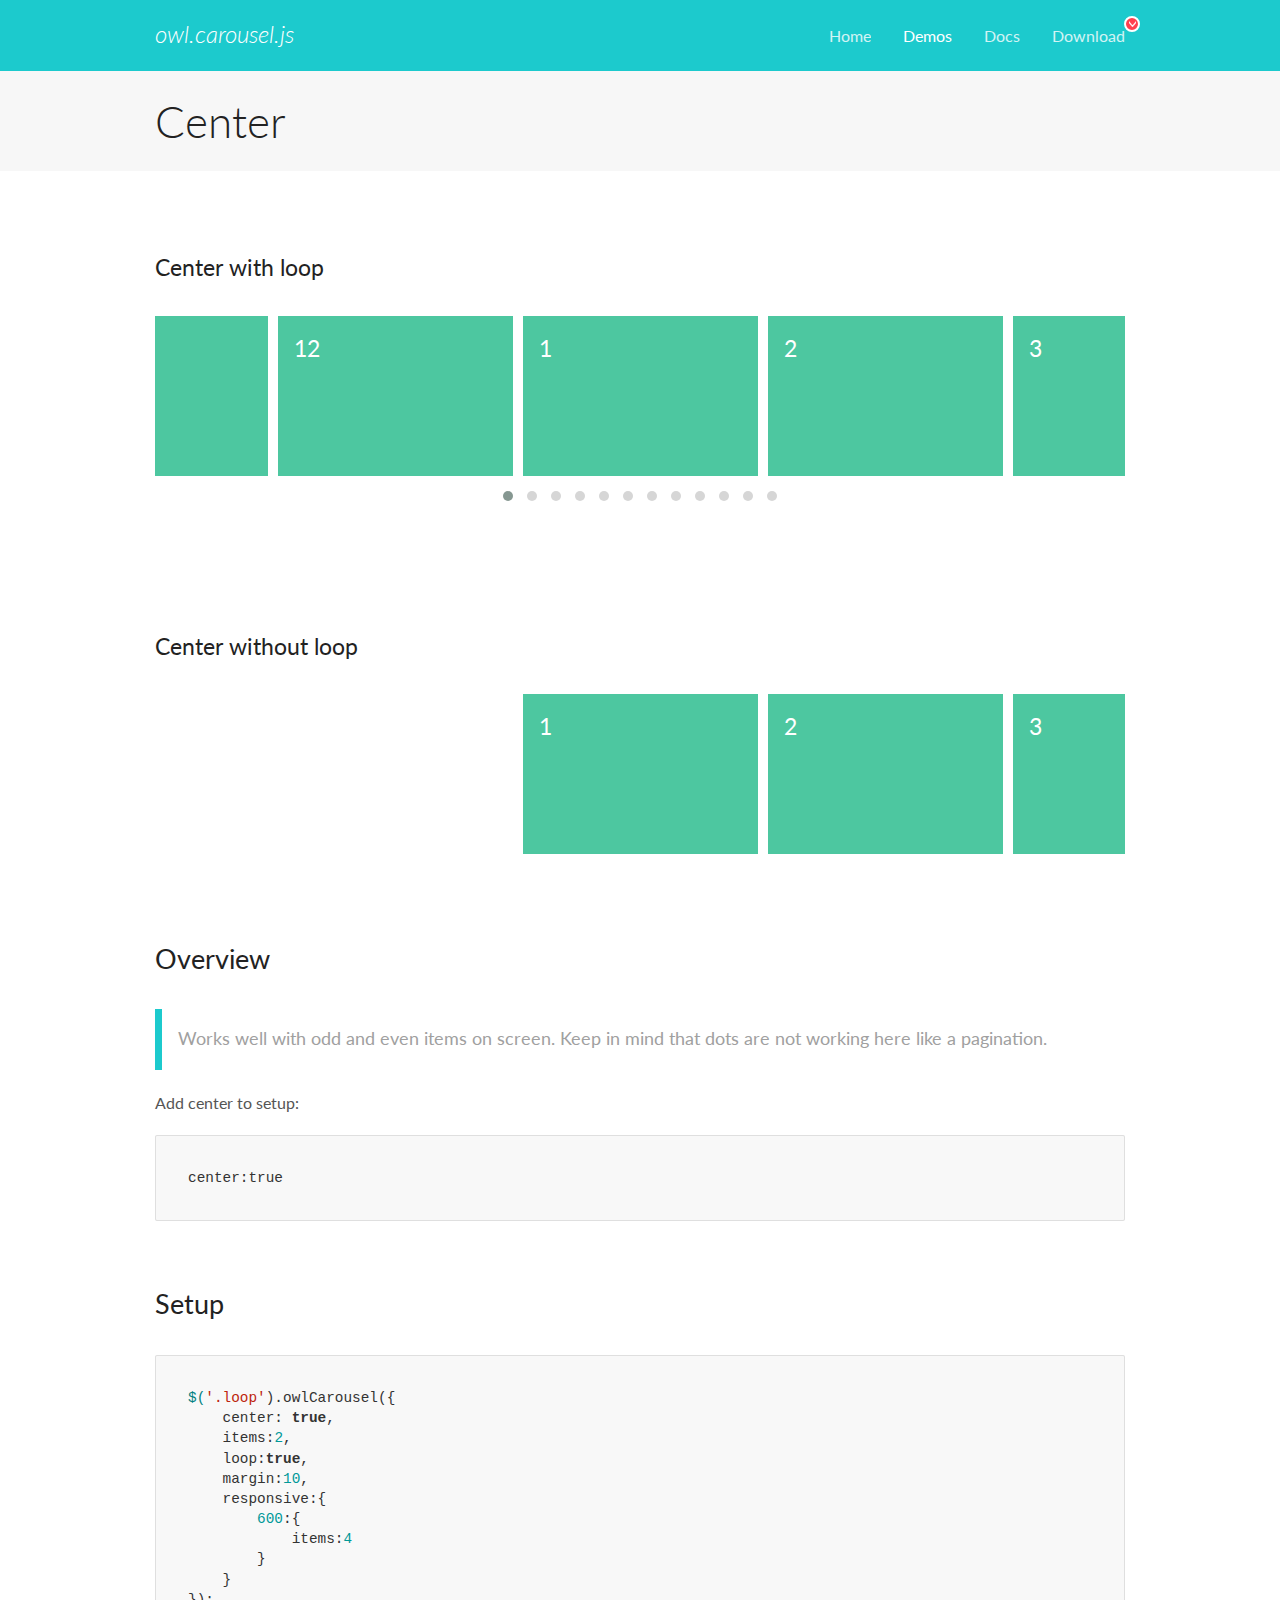
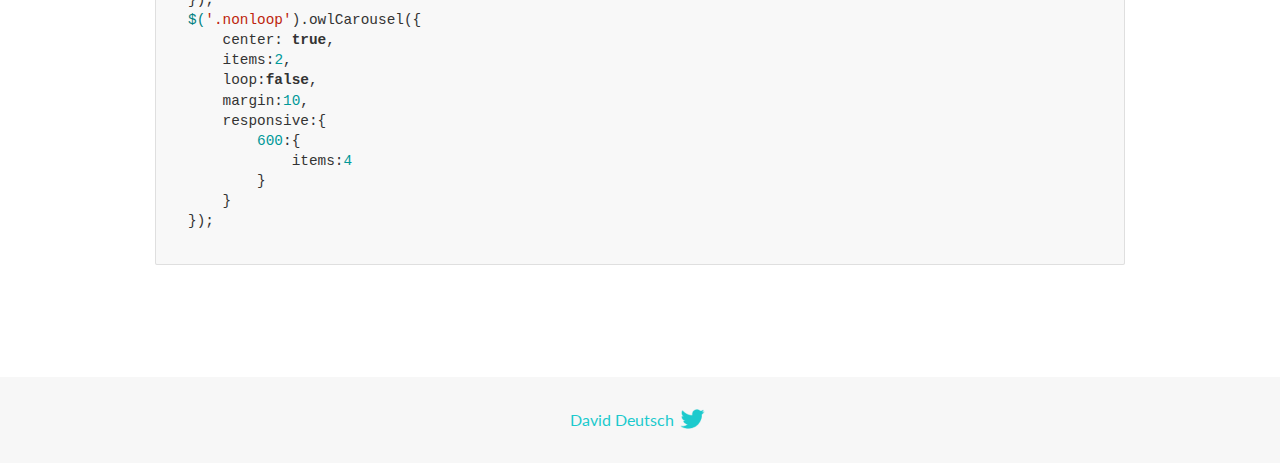
<file: libs/OwlCarousel2-2.3.4/OwlCarousel2-2.3.4/docs/demos/center.html>
<!DOCTYPE html>
<html lang="en">
  <head>

    <!-- head -->
    <meta charset="utf-8">
    <meta name="msapplication-tap-highlight" content="no" />
    <meta name="viewport" content="width=device-width, initial-scale=1.0" />
    <meta name="description" content="Center carousel">
    <meta name="author" content="David Deutsch">
    <title>
      Center Demo | Owl Carousel | 2.3.4
    </title>

    <!-- Stylesheets -->
    <link href='https://fonts.googleapis.com/css?family=Lato:300,400,700,400italic,300italic' rel='stylesheet' type='text/css'>
    <link rel="stylesheet" href="../assets/css/docs.theme.min.css">

    <!-- Owl Stylesheets -->
    <link rel="stylesheet" href="../assets/owlcarousel/assets/owl.carousel.min.css">
    <link rel="stylesheet" href="../assets/owlcarousel/assets/owl.theme.default.min.css">

    <!-- HTML5 shim and Respond.js IE8 support of HTML5 elements and media queries -->

    <!--[if lt IE 9]>
      <script src="https://oss.maxcdn.com/libs/html5shiv/3.7.0/html5shiv.js"></script>
      <script src="https://oss.maxcdn.com/libs/respond.js/1.3.0/respond.min.js"></script>
    <![endif]-->

    <!-- Favicons -->
    <link rel="apple-touch-icon-precomposed" sizes="144x144" href="../assets/ico/apple-touch-icon-144-precomposed.png">
    <link rel="shortcut icon" href="../assets/ico/favicon.png">
    <link rel="shortcut icon" href="favicon.ico">

    <!-- Yeah i know js should not be in header. Its required for demos.-->

    <!-- javascript -->
    <script src="../assets/vendors/jquery.min.js"></script>
    <script src="../assets/owlcarousel/owl.carousel.js"></script>
  </head>
  <body>

    <!-- header -->
    <header class="header">
      <div class="row">
        <div class="large-12 columns">
          <div class="brand left">
            <h3>
              <a href="/OwlCarousel2/">owl.carousel.js</a> 
            </h3>
          </div>
          <a id="toggle-nav" class="right">
            <span></span> <span></span> <span></span> 
          </a> 
          <div class="nav-bar">
            <ul class="clearfix">
              <li> <a href="/OwlCarousel2/index.html">Home</a>  </li>
              <li class="active">
                <a href="/OwlCarousel2/demos/demos.html">Demos</a> 
              </li>
              <li> <a href="/OwlCarousel2/docs/started-welcome.html">Docs</a>  </li>
              <li>
                <a href="https://github.com/OwlCarousel2/OwlCarousel2/archive/2.3.4.zip">Download</a> 
                <span class="download"></span> 
              </li>
            </ul>
          </div>
        </div>
      </div>
    </header>

    <!-- title -->
    <section class="title">
      <div class="row">
        <div class="large-12 columns">
          <h1>Center</h1>
        </div>
      </div>
    </section>

    <!--  Demos -->
    <section id="demos">
      <div class="row">
        <div class="large-12 columns">
          <h4 id="center-with-loop">Center with loop</h4>
          <div class="loop owl-carousel owl-theme">
            <div class="item">
              <h4>1</h4>
            </div>
            <div class="item">
              <h4>2</h4>
            </div>
            <div class="item">
              <h4>3</h4>
            </div>
            <div class="item">
              <h4>4</h4>
            </div>
            <div class="item">
              <h4>5</h4>
            </div>
            <div class="item">
              <h4>6</h4>
            </div>
            <div class="item">
              <h4>7</h4>
            </div>
            <div class="item">
              <h4>8</h4>
            </div>
            <div class="item">
              <h4>9</h4>
            </div>
            <div class="item">
              <h4>10</h4>
            </div>
            <div class="item">
              <h4>11</h4>
            </div>
            <div class="item">
              <h4>12</h4>
            </div>
          </div>
          <br>
          <h4 id="center-without-loop">Center without loop</h4>
          <div class="nonloop owl-carousel">
            <div class="item">
              <h4>1</h4>
            </div>
            <div class="item">
              <h4>2</h4>
            </div>
            <div class="item">
              <h4>3</h4>
            </div>
            <div class="item">
              <h4>4</h4>
            </div>
            <div class="item">
              <h4>5</h4>
            </div>
            <div class="item">
              <h4>6</h4>
            </div>
            <div class="item">
              <h4>7</h4>
            </div>
            <div class="item">
              <h4>8</h4>
            </div>
            <div class="item">
              <h4>9</h4>
            </div>
            <div class="item">
              <h4>10</h4>
            </div>
            <div class="item">
              <h4>11</h4>
            </div>
            <div class="item">
              <h4>12</h4>
            </div>
          </div>
          <h3 id="overview">Overview</h3>
          <blockquote>
            <p>Works well with odd and even items on screen. Keep in mind that dots are not working here like a pagination.</p>
          </blockquote>
          <p>Add center to setup:</p>
          <pre><code>center:true</code></pre>
          <h3 id="setup">Setup</h3>
          <pre><code>$(&#39;.loop&#39;).owlCarousel({
    center: true,
    items:2,
    loop:true,
    margin:10,
    responsive:{
        600:{
            items:4
        }
    }
});
$(&#39;.nonloop&#39;).owlCarousel({
    center: true,
    items:2,
    loop:false,
    margin:10,
    responsive:{
        600:{
            items:4
        }
    }
});</code></pre>
          <script>
            jQuery(document).ready(function($) {
              $('.loop').owlCarousel({
                center: true,
                items: 2,
                loop: true,
                margin: 10,
                responsive: {
                  600: {
                    items: 4
                  }
                }
              });
              $('.nonloop').owlCarousel({
                center: true,
                items: 2,
                loop: false,
                margin: 10,
                responsive: {
                  600: {
                    items: 4
                  }
                }
              });
            });
          </script>
        </div>
      </div>
    </section>

    <!-- footer -->
    <footer class="footer">
      <div class="row">
        <div class="large-12 columns">
          <h5>
            <a href="/OwlCarousel2/docs/support-contact.html">David Deutsch</a> 
            <a id="custom-tweet-button" href="https://twitter.com/share?url=https://github.com/OwlCarousel2/OwlCarousel2&text=Owl Carousel - This is so awesome! " target="_blank"></a> 
          </h5>
        </div>
      </div>
    </footer>

    <!-- vendors -->
    <script src="../assets/vendors/highlight.js"></script>
    <script src="../assets/js/app.js"></script>
  </body>
</html>
</file>
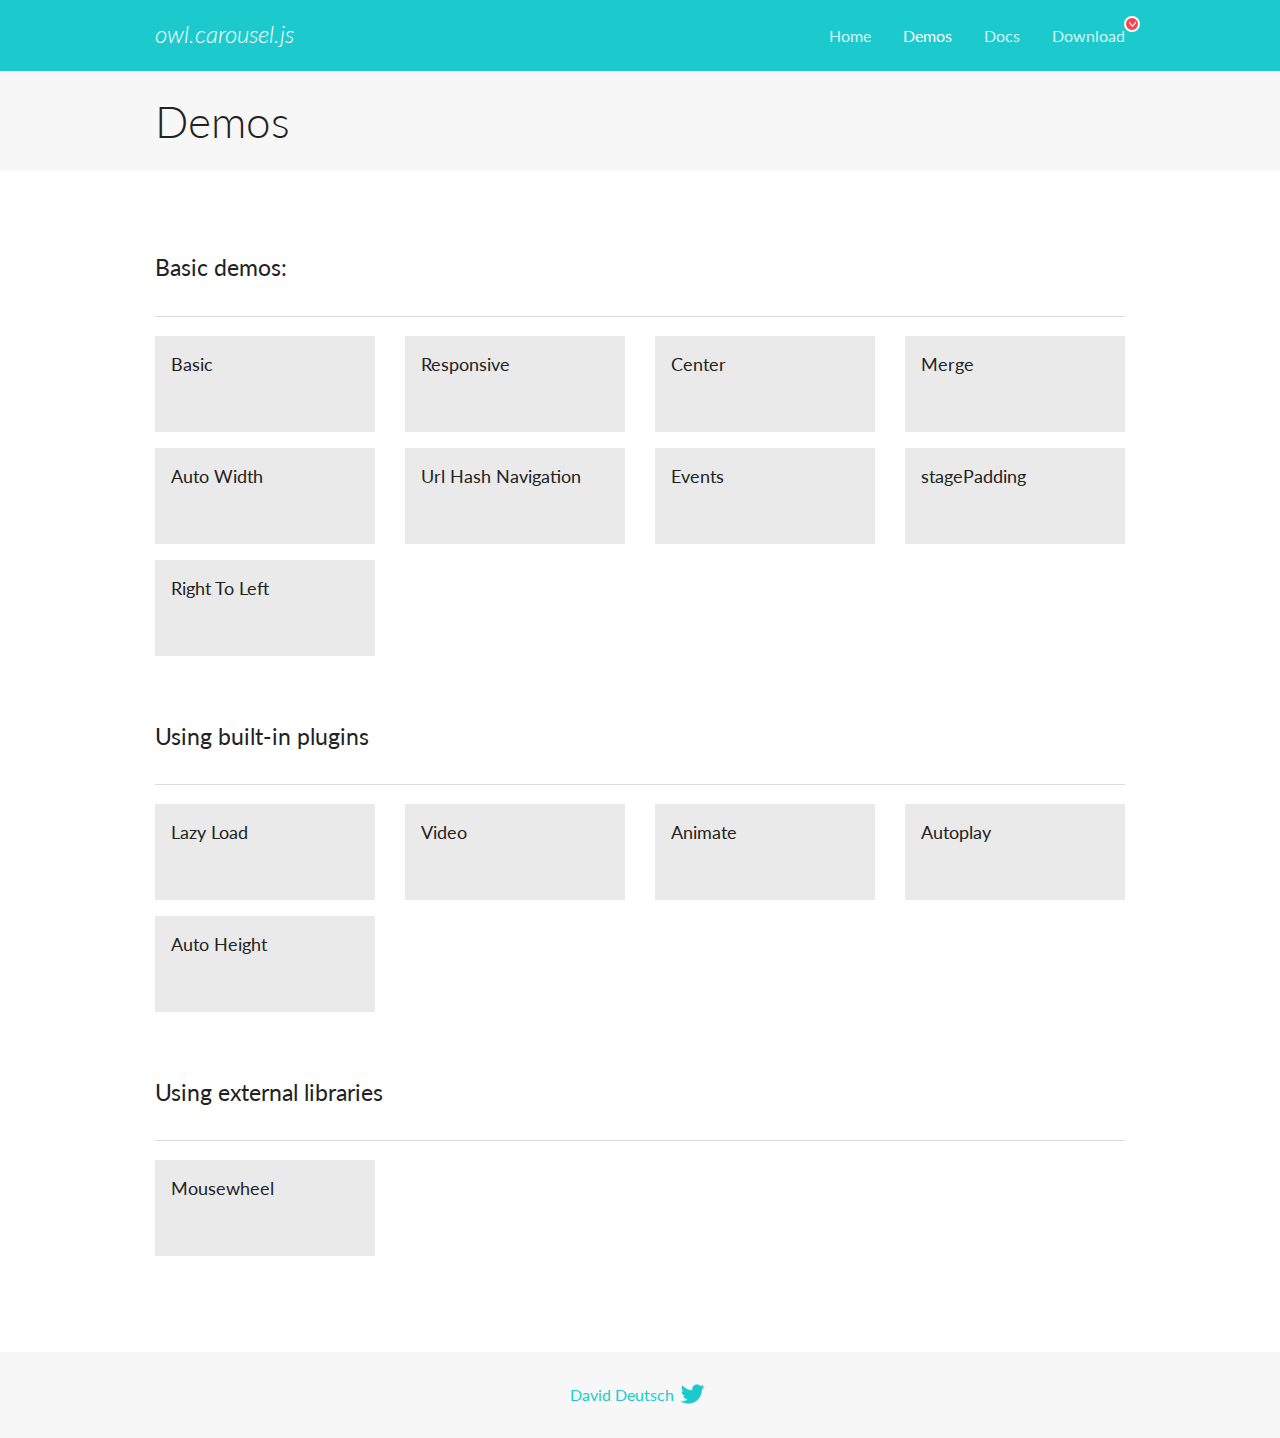
<file: libs/OwlCarousel2-2.3.4/OwlCarousel2-2.3.4/docs/demos/demos.html>
<!DOCTYPE html>
<html lang="en">
  <head>

    <!-- head -->
    <meta charset="utf-8">
    <meta name="msapplication-tap-highlight" content="no" />
    <meta name="viewport" content="width=device-width, initial-scale=1.0" />
    <meta name="description" content="A list of Owl Carousel examples.">
    <meta name="author" content="David Deutsch">
    <title>
      Demos | Owl Carousel | 2.3.4
    </title>

    <!-- Stylesheets -->
    <link href='https://fonts.googleapis.com/css?family=Lato:300,400,700,400italic,300italic' rel='stylesheet' type='text/css'>
    <link rel="stylesheet" href="../assets/css/docs.theme.min.css">

    <!-- Owl Stylesheets -->
    <link rel="stylesheet" href="../assets/owlcarousel/assets/owl.carousel.min.css">
    <link rel="stylesheet" href="../assets/owlcarousel/assets/owl.theme.default.min.css">

    <!-- HTML5 shim and Respond.js IE8 support of HTML5 elements and media queries -->

    <!--[if lt IE 9]>
      <script src="https://oss.maxcdn.com/libs/html5shiv/3.7.0/html5shiv.js"></script>
      <script src="https://oss.maxcdn.com/libs/respond.js/1.3.0/respond.min.js"></script>
    <![endif]-->

    <!-- Favicons -->
    <link rel="apple-touch-icon-precomposed" sizes="144x144" href="../assets/ico/apple-touch-icon-144-precomposed.png">
    <link rel="shortcut icon" href="../assets/ico/favicon.png">
    <link rel="shortcut icon" href="favicon.ico">

    <!-- Yeah i know js should not be in header. Its required for demos.-->

    <!-- javascript -->
    <script src="../assets/vendors/jquery.min.js"></script>
    <script src="../assets/owlcarousel/owl.carousel.js"></script>
  </head>
  <body>

    <!-- header -->
    <header class="header">
      <div class="row">
        <div class="large-12 columns">
          <div class="brand left">
            <h3>
              <a href="/OwlCarousel2/">owl.carousel.js</a> 
            </h3>
          </div>
          <a id="toggle-nav" class="right">
            <span></span> <span></span> <span></span> 
          </a> 
          <div class="nav-bar">
            <ul class="clearfix">
              <li> <a href="/OwlCarousel2/index.html">Home</a>  </li>
              <li class="active">
                <a href="/OwlCarousel2/demos/demos.html">Demos</a> 
              </li>
              <li> <a href="/OwlCarousel2/docs/started-welcome.html">Docs</a>  </li>
              <li>
                <a href="https://github.com/OwlCarousel2/OwlCarousel2/archive/2.3.4.zip">Download</a> 
                <span class="download"></span> 
              </li>
            </ul>
          </div>
        </div>
      </div>
    </header>

    <!-- title -->
    <section class="title">
      <div class="row">
        <div class="large-12 columns">
          <h1>Demos</h1>
        </div>
      </div>
    </section>

    <!--  Demos -->
    <section id="demos">
      <div class="row">
        <div class="large-12 columns">
          <h4 id="basic-demos-">Basic demos:</h4>
          <hr>
          <div class="demo-list">
            <div class="row">
              <div class="small-6 medium-4 large-3 columns">
                <a href="basic.html" class="demo-block">
                  <h5>Basic </h5>
                </a> 
              </div>
              <div class="small-6 medium-4 large-3 columns">
                <a href="responsive.html" class="demo-block">
                  <h5>Responsive </h5>
                </a> 
              </div>
              <div class="small-6 medium-4 large-3 columns">
                <a href="center.html" class="demo-block">
                  <h5>Center </h5>
                </a> 
              </div>
              <div class="small-6 medium-4 large-3 columns">
                <a href="merge.html" class="demo-block">
                  <h5>Merge </h5>
                </a> 
              </div>
              <div class="small-6 medium-4 large-3 columns">
                <a href="autowidth.html" class="demo-block">
                  <h5>Auto Width </h5>
                </a> 
              </div>
              <div class="small-6 medium-4 large-3 columns">
                <a href="urlhashnav.html" class="demo-block">
                  <h5>Url Hash Navigation </h5>
                </a> 
              </div>
              <div class="small-6 medium-4 large-3 columns">
                <a href="events.html" class="demo-block">
                  <h5>Events </h5>
                </a> 
              </div>
              <div class="small-6 medium-4 large-3 columns">
                <a href="stagepadding.html" class="demo-block">
                  <h5>stagePadding </h5>
                </a> 
              </div>
              <div class="small-6 medium-4 large-3 columns">
                <a href="rtl.html" class="demo-block">
                  <h5>Right To Left </h5>
                </a> 
              </div>
            </div>
          </div>
          <h4 id="using-built-in-plugins">Using built-in plugins</h4>
          <hr>
          <div class="demo-list">
            <div class="row">
              <div class="small-6 medium-4 large-3 columns">
                <a href="lazyLoad.html" class="demo-block">
                  <h5>Lazy Load </h5>
                </a> 
              </div>
              <div class="small-6 medium-4 large-3 columns">
                <a href="video.html" class="demo-block">
                  <h5>Video </h5>
                </a> 
              </div>
              <div class="small-6 medium-4 large-3 columns">
                <a href="animate.html" class="demo-block">
                  <h5>Animate </h5>
                </a> 
              </div>
              <div class="small-6 medium-4 large-3 columns">
                <a href="autoplay.html" class="demo-block">
                  <h5>Autoplay </h5>
                </a> 
              </div>
              <div class="small-6 medium-4 large-3 columns">
                <a href="autoheight.html" class="demo-block">
                  <h5>Auto Height </h5>
                </a> 
              </div>
            </div>
          </div>
          <h4 id="using-external-libraries">Using external libraries</h4>
          <hr>
          <div class="demo-list">
            <div class="row">
              <div class="small-6 medium-4 large-3 columns">
                <a href="mousewheel.html" class="demo-block">
                  <h5>Mousewheel </h5>
                </a> 
              </div>
            </div>
          </div>
        </div>
      </div>
    </section>

    <!-- footer -->
    <footer class="footer">
      <div class="row">
        <div class="large-12 columns">
          <h5>
            <a href="/OwlCarousel2/docs/support-contact.html">David Deutsch</a> 
            <a id="custom-tweet-button" href="https://twitter.com/share?url=https://github.com/OwlCarousel2/OwlCarousel2&text=Owl Carousel - This is so awesome! " target="_blank"></a> 
          </h5>
        </div>
      </div>
    </footer>

    <!-- vendors -->
    <script src="../assets/vendors/highlight.js"></script>
    <script src="../assets/js/app.js"></script>
  </body>
</html>
</file>
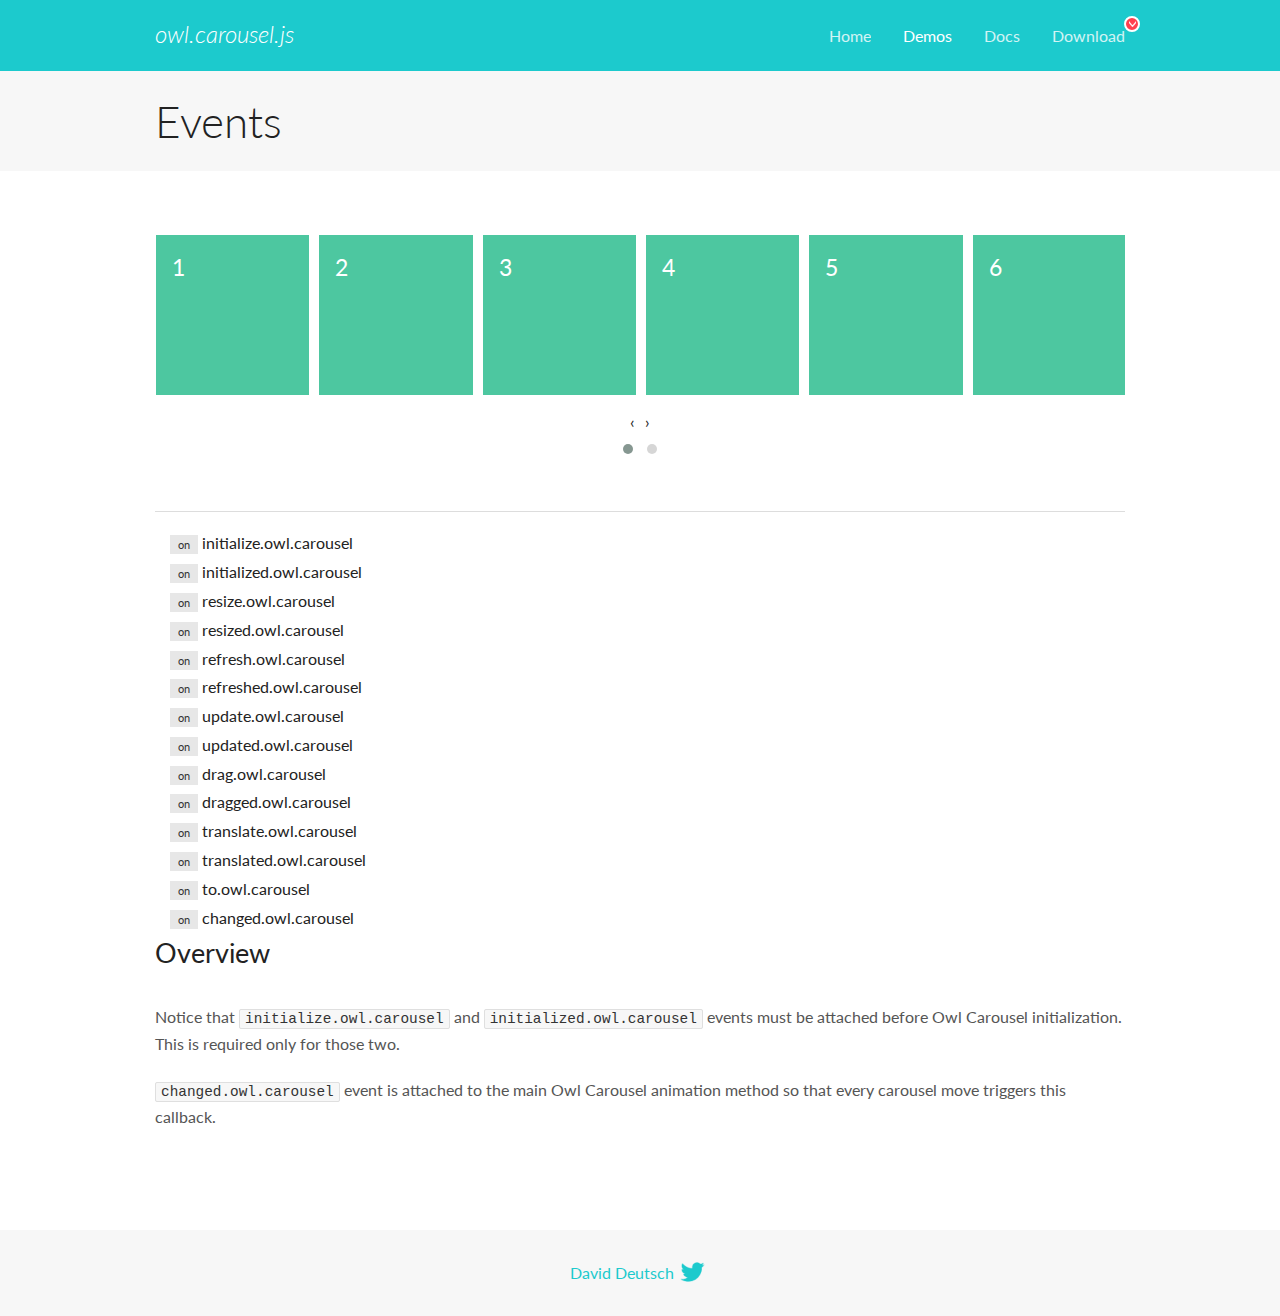
<file: libs/OwlCarousel2-2.3.4/OwlCarousel2-2.3.4/docs/demos/events.html>
<!DOCTYPE html>
<html lang="en">
  <head>

    <!-- head -->
    <meta charset="utf-8">
    <meta name="msapplication-tap-highlight" content="no" />
    <meta name="viewport" content="width=device-width, initial-scale=1.0" />
    <meta name="description" content="Events usage demo">
    <meta name="author" content="David Deutsch">
    <title>
      Events Demo | Owl Carousel | 2.3.4
    </title>

    <!-- Stylesheets -->
    <link href='https://fonts.googleapis.com/css?family=Lato:300,400,700,400italic,300italic' rel='stylesheet' type='text/css'>
    <link rel="stylesheet" href="../assets/css/docs.theme.min.css">

    <!-- Owl Stylesheets -->
    <link rel="stylesheet" href="../assets/owlcarousel/assets/owl.carousel.min.css">
    <link rel="stylesheet" href="../assets/owlcarousel/assets/owl.theme.default.min.css">

    <!-- HTML5 shim and Respond.js IE8 support of HTML5 elements and media queries -->

    <!--[if lt IE 9]>
      <script src="https://oss.maxcdn.com/libs/html5shiv/3.7.0/html5shiv.js"></script>
      <script src="https://oss.maxcdn.com/libs/respond.js/1.3.0/respond.min.js"></script>
    <![endif]-->

    <!-- Favicons -->
    <link rel="apple-touch-icon-precomposed" sizes="144x144" href="../assets/ico/apple-touch-icon-144-precomposed.png">
    <link rel="shortcut icon" href="../assets/ico/favicon.png">
    <link rel="shortcut icon" href="favicon.ico">

    <!-- Yeah i know js should not be in header. Its required for demos.-->

    <!-- javascript -->
    <script src="../assets/vendors/jquery.min.js"></script>
    <script src="../assets/owlcarousel/owl.carousel.js"></script>
  </head>
  <body>

    <!-- header -->
    <header class="header">
      <div class="row">
        <div class="large-12 columns">
          <div class="brand left">
            <h3>
              <a href="/OwlCarousel2/">owl.carousel.js</a> 
            </h3>
          </div>
          <a id="toggle-nav" class="right">
            <span></span> <span></span> <span></span> 
          </a> 
          <div class="nav-bar">
            <ul class="clearfix">
              <li> <a href="/OwlCarousel2/index.html">Home</a>  </li>
              <li class="active">
                <a href="/OwlCarousel2/demos/demos.html">Demos</a> 
              </li>
              <li> <a href="/OwlCarousel2/docs/started-welcome.html">Docs</a>  </li>
              <li>
                <a href="https://github.com/OwlCarousel2/OwlCarousel2/archive/2.3.4.zip">Download</a> 
                <span class="download"></span> 
              </li>
            </ul>
          </div>
        </div>
      </div>
    </header>

    <!-- title -->
    <section class="title">
      <div class="row">
        <div class="large-12 columns">
          <h1>Events</h1>
        </div>
      </div>
    </section>

    <!--  Demos -->
    <section id="demos">
      <div class="row">
        <div class="large-12 columns">
          <div class="owl-carousel owl-theme">
            <div class="item">
              <h4>1</h4>
            </div>
            <div class="item">
              <h4>2</h4>
            </div>
            <div class="item">
              <h4>3</h4>
            </div>
            <div class="item">
              <h4>4</h4>
            </div>
            <div class="item">
              <h4>5</h4>
            </div>
            <div class="item">
              <h4>6</h4>
            </div>
            <div class="item">
              <h4>7</h4>
            </div>
            <div class="item">
              <h4>8</h4>
            </div>
            <div class="item">
              <h4>9</h4>
            </div>
            <div class="item">
              <h4>10</h4>
            </div>
            <div class="item">
              <h4>11</h4>
            </div>
            <div class="item">
              <h4>12</h4>
            </div>
          </div>
          <hr>
          <div class="large-12 columns callbacks">
            <div><span class="label secondary initialize">on</span>  initialize.owl.carousel </div>
            <div><span class="label secondary initialized">on</span>  initialized.owl.carousel </div>
            <div><span class="label secondary resize">on</span>  resize.owl.carousel </div>
            <div><span class="label secondary resized">on</span>  resized.owl.carousel </div>
            <div><span class="label secondary refresh">on</span>  refresh.owl.carousel </div>
            <div><span class="label secondary refreshed">on</span>  refreshed.owl.carousel </div>
            <div><span class="label secondary update">on</span>  update.owl.carousel </div>
            <div><span class="label secondary updated">on</span>  updated.owl.carousel </div>
            <div><span class="label secondary drag">on</span>  drag.owl.carousel </div>
            <div><span class="label secondary dragged">on</span>  dragged.owl.carousel </div>
            <div><span class="label secondary translate">on</span>  translate.owl.carousel </div>
            <div><span class="label secondary translated">on</span>  translated.owl.carousel </div>
            <div><span class="label secondary to">on</span>  to.owl.carousel </div>
            <div><span class="label secondary changed">on</span>  changed.owl.carousel </div>
          </div>
          <h3 id="overview">Overview</h3>
          <p>Notice that <code>initialize.owl.carousel</code> and <code>initialized.owl.carousel</code> events must be attached before Owl Carousel initialization. This is required only for those two.</p>
          <p><code>changed.owl.carousel</code> event is attached to the main Owl Carousel animation method so that every carousel move triggers this callback.</p>
          <script>
            jQuery(document).ready(function($) {
              var owl = $('.owl-carousel');
              owl.on('initialize.owl.carousel initialized.owl.carousel ' +
                'initialize.owl.carousel initialize.owl.carousel ' +
                'resize.owl.carousel resized.owl.carousel ' +
                'refresh.owl.carousel refreshed.owl.carousel ' +
                'update.owl.carousel updated.owl.carousel ' +
                'drag.owl.carousel dragged.owl.carousel ' +
                'translate.owl.carousel translated.owl.carousel ' +
                'to.owl.carousel changed.owl.carousel',
                function(e) {
                  $('.' + e.type)
                    .removeClass('secondary')
                    .addClass('success');
                  window.setTimeout(function() {
                    $('.' + e.type)
                      .removeClass('success')
                      .addClass('secondary');
                  }, 500);
                });
              owl.owlCarousel({
                loop: true,
                nav: true,
                lazyLoad: true,
                margin: 10,
                video: true,
                responsive: {
                  0: {
                    items: 1
                  },
                  600: {
                    items: 3
                  },
                  960: {
                    items: 5,
                  },
                  1200: {
                    items: 6
                  }
                }
              });
            });
          </script>
        </div>
      </div>
    </section>

    <!-- footer -->
    <footer class="footer">
      <div class="row">
        <div class="large-12 columns">
          <h5>
            <a href="/OwlCarousel2/docs/support-contact.html">David Deutsch</a> 
            <a id="custom-tweet-button" href="https://twitter.com/share?url=https://github.com/OwlCarousel2/OwlCarousel2&text=Owl Carousel - This is so awesome! " target="_blank"></a> 
          </h5>
        </div>
      </div>
    </footer>

    <!-- vendors -->
    <script src="../assets/vendors/highlight.js"></script>
    <script src="../assets/js/app.js"></script>
  </body>
</html>
</file>
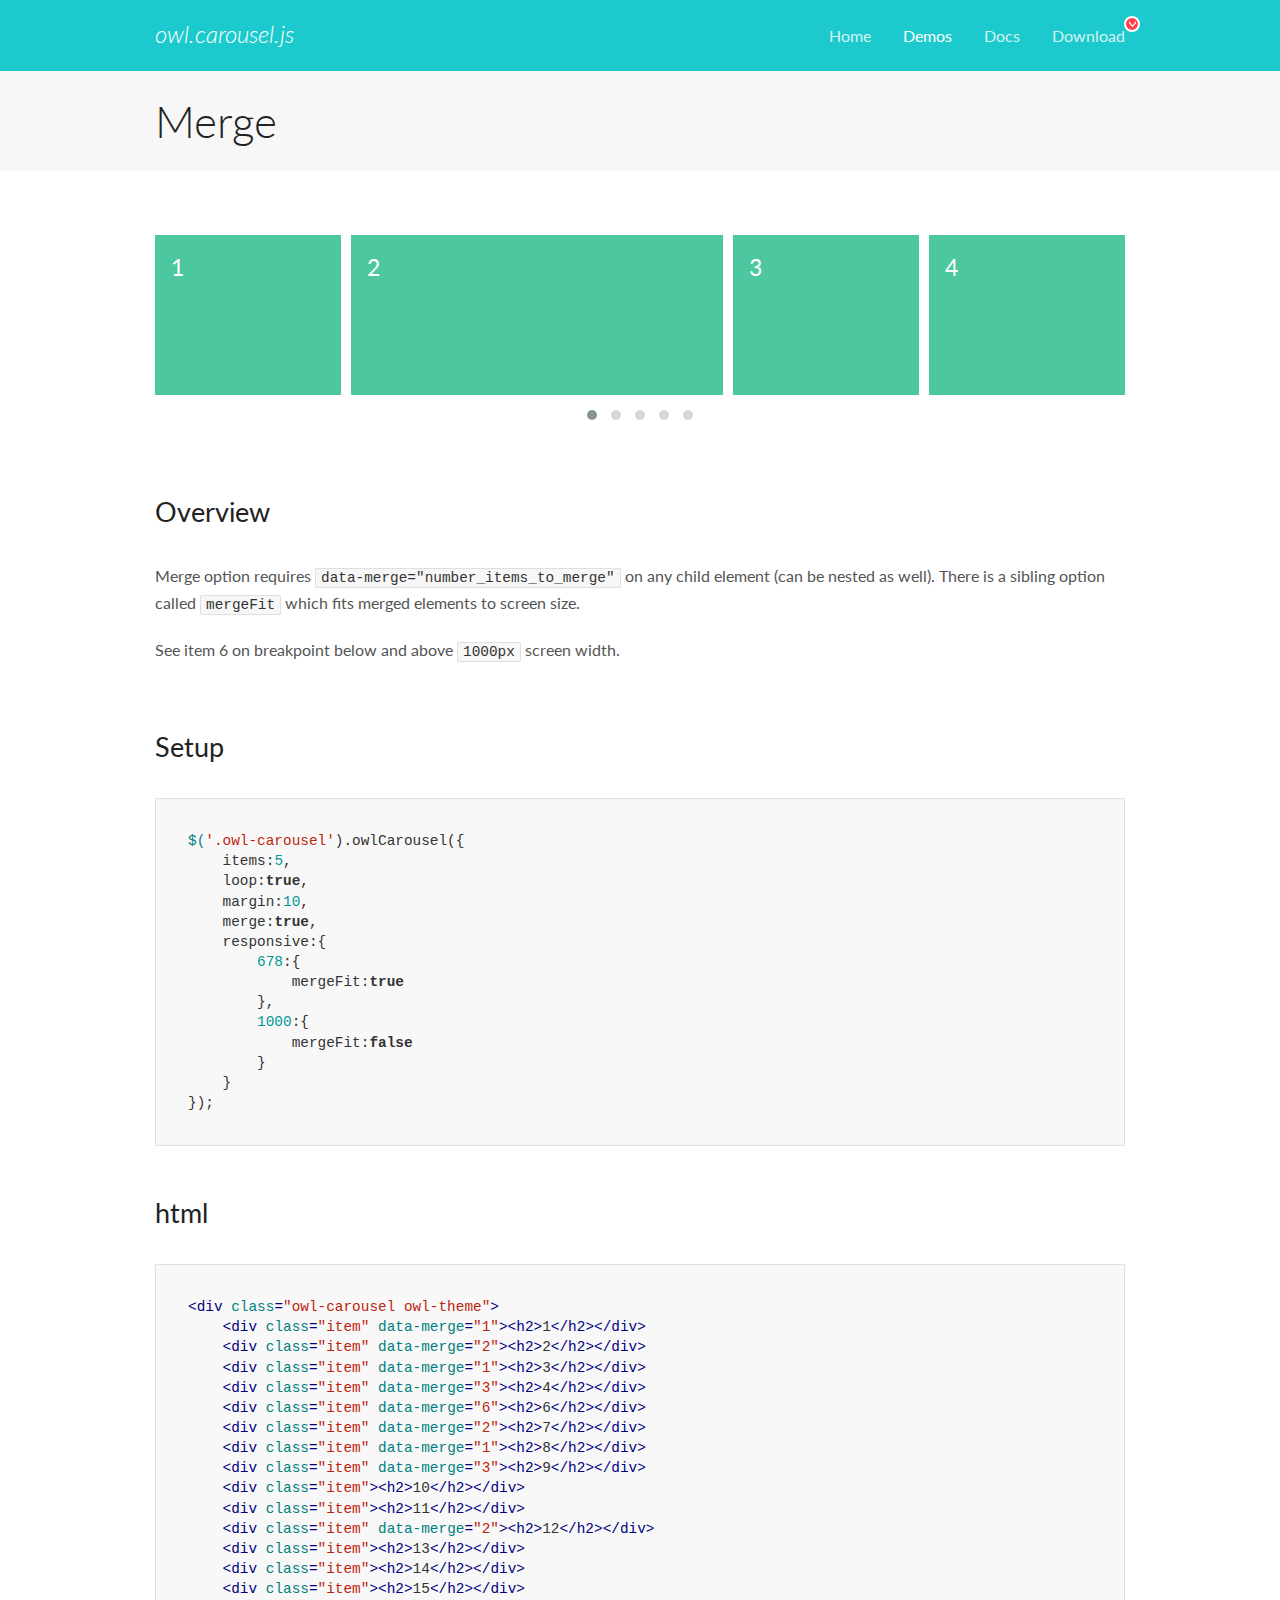
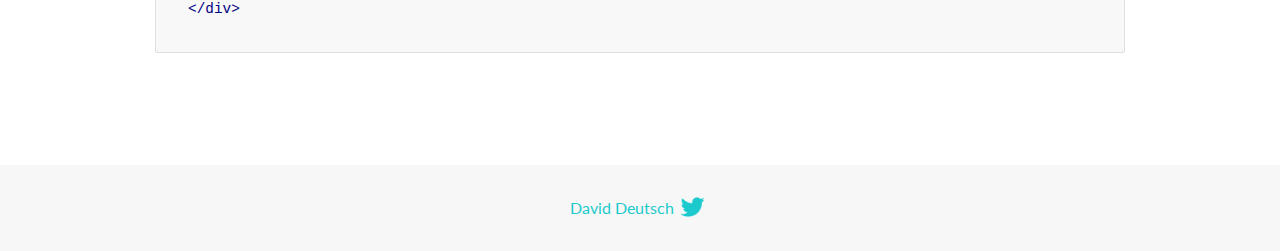
<file: libs/OwlCarousel2-2.3.4/OwlCarousel2-2.3.4/docs/demos/merge.html>
<!DOCTYPE html>
<html lang="en">
  <head>

    <!-- head -->
    <meta charset="utf-8">
    <meta name="msapplication-tap-highlight" content="no" />
    <meta name="viewport" content="width=device-width, initial-scale=1.0" />
    <meta name="description" content="Merge Items">
    <meta name="author" content="David Deutsch">
    <title>
      Merge Demo | Owl Carousel | 2.3.4
    </title>

    <!-- Stylesheets -->
    <link href='https://fonts.googleapis.com/css?family=Lato:300,400,700,400italic,300italic' rel='stylesheet' type='text/css'>
    <link rel="stylesheet" href="../assets/css/docs.theme.min.css">

    <!-- Owl Stylesheets -->
    <link rel="stylesheet" href="../assets/owlcarousel/assets/owl.carousel.min.css">
    <link rel="stylesheet" href="../assets/owlcarousel/assets/owl.theme.default.min.css">

    <!-- HTML5 shim and Respond.js IE8 support of HTML5 elements and media queries -->

    <!--[if lt IE 9]>
      <script src="https://oss.maxcdn.com/libs/html5shiv/3.7.0/html5shiv.js"></script>
      <script src="https://oss.maxcdn.com/libs/respond.js/1.3.0/respond.min.js"></script>
    <![endif]-->

    <!-- Favicons -->
    <link rel="apple-touch-icon-precomposed" sizes="144x144" href="../assets/ico/apple-touch-icon-144-precomposed.png">
    <link rel="shortcut icon" href="../assets/ico/favicon.png">
    <link rel="shortcut icon" href="favicon.ico">

    <!-- Yeah i know js should not be in header. Its required for demos.-->

    <!-- javascript -->
    <script src="../assets/vendors/jquery.min.js"></script>
    <script src="../assets/owlcarousel/owl.carousel.js"></script>
  </head>
  <body>

    <!-- header -->
    <header class="header">
      <div class="row">
        <div class="large-12 columns">
          <div class="brand left">
            <h3>
              <a href="/OwlCarousel2/">owl.carousel.js</a> 
            </h3>
          </div>
          <a id="toggle-nav" class="right">
            <span></span> <span></span> <span></span> 
          </a> 
          <div class="nav-bar">
            <ul class="clearfix">
              <li> <a href="/OwlCarousel2/index.html">Home</a>  </li>
              <li class="active">
                <a href="/OwlCarousel2/demos/demos.html">Demos</a> 
              </li>
              <li> <a href="/OwlCarousel2/docs/started-welcome.html">Docs</a>  </li>
              <li>
                <a href="https://github.com/OwlCarousel2/OwlCarousel2/archive/2.3.4.zip">Download</a> 
                <span class="download"></span> 
              </li>
            </ul>
          </div>
        </div>
      </div>
    </header>

    <!-- title -->
    <section class="title">
      <div class="row">
        <div class="large-12 columns">
          <h1>Merge</h1>
        </div>
      </div>
    </section>

    <!--  Demos -->
    <section id="demos">
      <div class="row">
        <div class="large-12 columns">
          <div class="owl-carousel owl-theme">
            <div class="item" data-merge="1">
              <h4>1</h4>
            </div>
            <div class="item" data-merge="2">
              <h4>2</h4>
            </div>
            <div class="item" data-merge="1">
              <h4>3</h4>
            </div>
            <div class="item" data-merge="3">
              <h4>4</h4>
            </div>
            <div class="item" data-merge="6">
              <h4>6</h4>
            </div>
            <div class="item" data-merge="2">
              <h4>7</h4>
            </div>
            <div class="item" data-merge="1">
              <h4>8</h4>
            </div>
            <div class="item" data-merge="3">
              <h4>9</h4>
            </div>
            <div class="item">
              <h4>10</h4>
            </div>
            <div class="item">
              <h4>11</h4>
            </div>
            <div class="item" data-merge="2">
              <h4>12</h4>
            </div>
            <div class="item">
              <h4>13</h4>
            </div>
            <div class="item">
              <h4>14</h4>
            </div>
            <div class="item">
              <h4>15</h4>
            </div>
          </div>
          <h3 id="overview">Overview</h3>
          <p>Merge option requires <code>data-merge=&quot;number_items_to_merge&quot;</code> on any child element (can be nested as well). There is a sibling option called <code>mergeFit</code> which fits merged elements to screen size. </p>
          <p>See item 6 on breakpoint below and above <code>1000px</code> screen width.</p>
          <h3 id="setup">Setup</h3>
          <pre><code>$(&#39;.owl-carousel&#39;).owlCarousel({
    items:5,
    loop:true,
    margin:10,
    merge:true,
    responsive:{
        678:{
            mergeFit:true
        },
        1000:{
            mergeFit:false
        }
    }
});</code></pre>
          <h3 id="html">html</h3>
          <pre><code>&lt;div class=&quot;owl-carousel owl-theme&quot;&gt;
    &lt;div class=&quot;item&quot; data-merge=&quot;1&quot;&gt;&lt;h2&gt;1&lt;/h2&gt;&lt;/div&gt;
    &lt;div class=&quot;item&quot; data-merge=&quot;2&quot;&gt;&lt;h2&gt;2&lt;/h2&gt;&lt;/div&gt;
    &lt;div class=&quot;item&quot; data-merge=&quot;1&quot;&gt;&lt;h2&gt;3&lt;/h2&gt;&lt;/div&gt;
    &lt;div class=&quot;item&quot; data-merge=&quot;3&quot;&gt;&lt;h2&gt;4&lt;/h2&gt;&lt;/div&gt;
    &lt;div class=&quot;item&quot; data-merge=&quot;6&quot;&gt;&lt;h2&gt;6&lt;/h2&gt;&lt;/div&gt;
    &lt;div class=&quot;item&quot; data-merge=&quot;2&quot;&gt;&lt;h2&gt;7&lt;/h2&gt;&lt;/div&gt;
    &lt;div class=&quot;item&quot; data-merge=&quot;1&quot;&gt;&lt;h2&gt;8&lt;/h2&gt;&lt;/div&gt;
    &lt;div class=&quot;item&quot; data-merge=&quot;3&quot;&gt;&lt;h2&gt;9&lt;/h2&gt;&lt;/div&gt;
    &lt;div class=&quot;item&quot;&gt;&lt;h2&gt;10&lt;/h2&gt;&lt;/div&gt;
    &lt;div class=&quot;item&quot;&gt;&lt;h2&gt;11&lt;/h2&gt;&lt;/div&gt;
    &lt;div class=&quot;item&quot; data-merge=&quot;2&quot;&gt;&lt;h2&gt;12&lt;/h2&gt;&lt;/div&gt;
    &lt;div class=&quot;item&quot;&gt;&lt;h2&gt;13&lt;/h2&gt;&lt;/div&gt;
    &lt;div class=&quot;item&quot;&gt;&lt;h2&gt;14&lt;/h2&gt;&lt;/div&gt;
    &lt;div class=&quot;item&quot;&gt;&lt;h2&gt;15&lt;/h2&gt;&lt;/div&gt;
&lt;/div&gt;</code></pre>
          <script>
            $(document).ready(function() {
              $('.owl-carousel').owlCarousel({
                items: 5,
                loop: true,
                margin: 10,
                merge: true,
                responsive: {
                  678: {
                    mergeFit: true
                  },
                  1000: {
                    mergeFit: false
                  }
                }
              });
            })
          </script>
        </div>
      </div>
    </section>

    <!-- footer -->
    <footer class="footer">
      <div class="row">
        <div class="large-12 columns">
          <h5>
            <a href="/OwlCarousel2/docs/support-contact.html">David Deutsch</a> 
            <a id="custom-tweet-button" href="https://twitter.com/share?url=https://github.com/OwlCarousel2/OwlCarousel2&text=Owl Carousel - This is so awesome! " target="_blank"></a> 
          </h5>
        </div>
      </div>
    </footer>

    <!-- vendors -->
    <script src="../assets/vendors/highlight.js"></script>
    <script src="../assets/js/app.js"></script>
  </body>
</html>
</file>
<file: icomoon/style.css>
@font-face {
  font-family: 'icomoon';
  src:  url('fonts/icomoon.eot?nxelqz');
  src:  url('fonts/icomoon.eot?nxelqz#iefix') format('embedded-opentype'),
    url('fonts/icomoon.ttf?nxelqz') format('truetype'),
    url('fonts/icomoon.woff?nxelqz') format('woff'),
    url('fonts/icomoon.svg?nxelqz#icomoon') format('svg');
  font-weight: normal;
  font-style: normal;
  font-display: block;
}

[class^="icon-"], [class*=" icon-"] {
  /* use !important to prevent issues with browser extensions that change fonts */
  font-family: 'icomoon' !important;
  speak: never;
  font-style: normal;
  font-weight: normal;
  font-variant: normal;
  text-transform: none;
  line-height: 1;

  /* Better Font Rendering =========== */
  -webkit-font-smoothing: antialiased;
  -moz-osx-font-smoothing: grayscale;
}

.icon-arrow-left:before {
  content: "\e900";
}
.icon-arrow-light:before {
  content: "\e901";
}
.icon-challenges:before {
  content: "\e902";
}
.icon-development:before {
  content: "\e903";
}
.icon-emai:before {
  content: "\e904";
}
.icon-expand:before {
  content: "\e905";
}
.icon-eye:before {
  content: "\e906";
}
.icon-facebook:before {
  content: "\e907";
}
.icon-full-site:before {
  content: "\e908";
}
.icon-instagram:before {
  content: "\e909";
}
.icon-investors:before {
  content: "\e90a";
}
.icon-kapital:before {
  content: "\e90b";
}
.icon-next:before {
  content: "\e90c";
}
.icon-phone:before {
  content: "\e90d";
}
.icon-results:before {
  content: "\e90e";
}
.icon-search:before {
  content: "\e90f";
}
.icon-sitemap:before {
  content: "\e910";
}
.icon-telegram:before {
  content: "\e911";
}
.icon-telephone:before {
  content: "\e912";
}
.icon-time:before {
  content: "\e913";
}
</file>
<file: css/fonts.css>
@font-face{
    font-family: 'WR';
    src: url(../fonts/GTWalsheimPro-Regular.ttf);
}
</file>
<file: css/style.css>
*{
    margin: 0;
    padding: 0;
    box-sizing: border-box;
}
h1,
h2,
h3,
h4,
h4,
h6{
    margin: 0;
    padding: 0;
    

}

a {
    display: block;
    text-decoration: none;
    color: unset;
    list-style: none;
}

a:hover {
    text-decoration: none;
    color: unset;
    list-style: none;
}

.container{
    max-width: 1310px;
    padding: 0 15px;
}
.header__prenav{
      display: flex;
      flex-direction: row;
      justify-content: space-between;
      align-items: center;

      
      width: 100%;

}
.header__prenav-right{
       display: flex;
       flex-direction: row;
       justify-content: space-between;
       gap: 30px;

}



.header{
    background: #015BA0;
}

.prenav__left-text{
        font-style: normal;
        font-weight: 400;
        font-size: 12px;
        line-height: 14px;
        color: white;
        font-family: 'WR';
        text-decoration: none;
        
}
.left-first{
    color: white;
    display: flex;
    align-items: center;
    gap: 33px;
  
    
}


.header__prenav-left{
    padding: 22px 0;
    gap: 20px;
    display: flex;
    flex-direction: row;
}
input{
    padding: 6px  200px 6px  40px;
    border: 1px solid  #FFFFFF;
    background: transparent;
    position: relative;
    font-family: 'WR';
    color: white;

}
.icon-search{
     
      position: absolute;
      top: 26px;
      left: 39%;
      color: #FFFFFF;
      
     
}
.header__prenav_center{
    display: flex;
    flex-direction: row;
}
value{
    color: white;
}
.news{
   border: transparent;
}
/* .icons{
    display: flex;
    flex-direction: row;
   
} */

.smart{
       
        background: #FFFFFF;
        border-radius: 24px;
        font-size: 13px;
        width: 24px;
        line-height: 24px;
        padding: 5px;
        color: #015BA0;
}

.icon-full-site{
    margin-right: 9px;
}
 

.icon-sitemap {
    margin-right: 9px;
}
.header__prenav-right{
    color: #FFFFFF;
    font-family: 'WR';
}

.icon-telephone{
    margin-right: 10px;
}

.nav-group{
    display: flex;
    flex-direction: row;
    align-items: center;
    gap: 40px;
    padding: 6px 0;
}
.nav-link{
        font-style: normal;
        font-weight: 400;
        font-size: 16px;
        line-height: 18px;
        font-family: 'WR';
        color: #131D23;

}

.icon-expand{
    font-size: 8px;
    line-height: 5px;
    color: #5E6B74;
}

.vertical {
    border-left: 1px solid #015BA0;
    height: 55px;
    margin-left: -4px;
}


.banner{
    margin-top: 10px;
    
}
.banner-img{
     display: block;
     width: 100%;
}

.banner-text{
    position: relative;
    margin-left: 37%;
    padding-top: 15%;
   

}


.banner-title{
    
            font-style: normal;
            font-weight: 500;
            font-size: 40px;
            line-height: 46px;
            color: #FFFFFF;
            font-family: 'WR';
            width: 724px;

}
.banner-link{
        font-style: normal;
        font-weight: 400;
        font-size: 20px;
        line-height: 23px;
        color: #FFFFFF;
        font-family: 'WR';
        width: 833px;
        left: 304px;
        
        padding-right: 20px;
}
  .welcome{
      margin-top: 100px;
      margin-bottom: 100px;
  }
  .welcome-box{
            background: #FFFFFF;
            box-shadow: 0px 2px 20px rgba(0, 0, 0, 0.1);
            border-radius: 4px;
            max-width: 1320px;
            margin: 0 auto;
            display: flex;
            flex-direction: row;
  }

  .welcome-title{  
        
            font-style: normal;
            font-weight: 500;
            font-size: 24px;
            line-height: 27px;
            color: #121212;
            font-family: 'WR';
            max-width: 803px;
            width: 100%;
      
         
  }

  .welcome-txt{
                font-style: normal;
                font-weight: 400;
                font-size: 18px;
                line-height: 27px;
                max-width: 803px;
                width: 100%;
                font-family: 'WR';
  } 

  .welcome-img{
       display: block;
       flex-direction: column;
       justify-content: flex-start;
       padding-top: 32px ;
       padding-bottom: 32px;
  }

  .welcome-text{
      padding: 32px 32px 0 32px ;
  }

 





  .development {

      background: #015BA0;
      margin: 0 auto;

  }

  .development-item {
      padding: 80px 30px 80px 0;
       max-width: 330px;
      width: 100%;
  } 

   .icon-class {
      background: #E1F3FF;
      border-radius: 2px;
      padding: 19px;
      max-width: max-content;
      
  }

  .item-flex {
      padding: 32px 24px 32px 24px;
      background: white;
      display: flex;
      flex-direction: column;
      align-items: space-between;
      gap: 16px;
  }

  .development-title {
      width: 254px;
      font-style: normal;
      font-weight: 500;
      font-size: 20px;
      font-family: 'WR';
      line-height: 30px;
      display: block;

      padding-right: 24px;
  } 

  .development-items {
      display: flex;
      flex-direction: row;
      margin:  0 auto;
      


  }
 
  /*  */
  



           .news {
               display: flex;
               flex-direction: row;
               justify-content: center;
                max-width: 1320px;
                width: 100%;
                margin: 0 auto;
           }
    
           .news-box {
               background: #FFFFFF;
               box-shadow: 0px 2px 20px rgba(0, 0, 0, 0.1);
               border-radius: 4px;
               margin-top: 100px;
               margin-left: 20px;
               flex-direction: column;
               margin-bottom: 100px;
               margin-right: 32px;
           }
    
           .news-title {
               display: flex;
               flex-direction: row;
               justify-content: space-between;
               padding-top: 32px;
               padding-left: 56px;
           }
    
           .items {
               display: flex;
               flex-direction: row;
           }
    
           .info-box {
               background: #FFFFFF;
               box-shadow: 0px 2px 20px rgba(0, 0, 0, 0.1);
               border-radius: 4px;
               margin-top: 100px;
               margin-bottom: 100px;
               margin-right: 50px;
            
    
           }
    
    
           .items {
               padding-left: 24px;
               padding-right: 28px;
               gap: 25px;
    
           }
    
           .item-text {
               font-style: normal;
               font-weight: 400;
               font-size: 16px;
               line-height: 24px;
               width: 286px;
               height: 72px;
               font-family: 'WR';
           }
    
    
    
           .news-all {
               padding-right: 42px;
               padding-bottom: 30px;
               font-style: normal;
               font-weight: 500;
               font-size: 14px;
               line-height: 16px;
               font-family: 'WR';
               color: #015BA0;
               padding-top: 6px;
    
           }
    
           .second-items {
               margin-top: 32px;
               padding-left: 24px;
               padding-right: 24px;
               gap: 25px;
               display: flex;
               flex-direction: row;
               padding-bottom: 32px;
    
    
           }
    
           .item-date {
               font-style: normal;
               font-weight: 400;
               font-size: 12px;
               line-height: 14px;
               color: #616161;
               margin-top: 12px;
    
           }
    
           .new-title {
               font-style: normal;
               font-weight: 500;
               font-size: 24px;
               line-height: 27px;
               font-family: 'WR';
               display: flex;
               align-items: center;
               gap: 12px;
    
           }
    
           .info {
               padding-top: 32px;
           }
    
           .open-info {
               display: flex;
               flex-direction: column;
               padding-top: 24px;
               padding-left: 30px;
               gap: 12px;
               padding-right: 25px;
           }
    
           .open-info-link {
               font-style: normal;
               font-weight: 500;
               font-size: 16px;
               line-height: 20px;
               font-family: 'WR';
               text-decoration: none;

           }
    
           .opensource {
               font-style: normal;
               font-weight: 500;
               font-size: 14px;
               line-height: 16px;
               color: #858585;
    
    
           }
    
           .infos {
               font-style: normal;
               font-weight: 500;
               font-size: 24px;
               line-height: 27px;
               font-family: 'WR';
               padding-top: 32px;
               padding-left: 56px;
           }
    
           .links {
               display: flex;
               flex-direction: row;
               justify-content: space-between;
              
           }
    
           .links-text {
               text-decoration: none;
               color: #505050;
    
           }
    
           .odd {
               padding-top: 32px;
           }






  /*  */
  .icon-next{
       font-size: 8px;
       color: #505050;


  }

  .certificates__block{
      display: flex;
      flex-direction: column;
  }
  
   .certificates{
      background: #015BA0;
   }
   .certificates-text{
       display: flex;
       flex-direction: row;
       margin-top: 80px;
       justify-content: space-between;
   }
   
        .certificate-title{
                
                font-style: normal;
                font-weight: 500;
                font-size: 24px;
                line-height: 27px;
                color: #FFFFFF;
                font-family: 'WR';
                
                margin-left: 48px;

        }

        .certificate-link{
                font-style: normal;
                font-weight: 500;
                font-size: 14px;
                line-height: 16px;
                color: #FFFFFF;
                font-family: 'WR';
                align-items: center;
        }
    .items{
        margin-top: 24px;
        justify-content: space-between;
        margin-bottom: 86px;

    }
    .item-img{
        display: block;
        padding: 16px;
        background: white;
        border: 1px solid #E7E7E7;
            border-radius: 2px;
    }

    /*  */
        .document-block {
            margin: 100px 18px;
            background: #FFFFFF;
            box-shadow: 0px 2px 20px rgba(0, 0, 0, 0.1);
            border-radius: 4px;
            width: 100%;
    
        }
    
        .document-text {
            display: flex;
            flex-direction: row;
            justify-content: space-between;
            padding: 32px 32px 32px 56px;
        }
    
        .document-items {
            display: flex;
            flex-direction: row;
            justify-content: space-around;
            padding-bottom: 32px;
    
        }
    
        .document-item {
    
            border: 1px solid #E7E7E7;
    
        }
    
        .document-text2 {
            display: flex;
            flex-direction: column;
            padding: 16px;
            gap: 12px;
        }
    
        .document-date {
            font-style: normal;
            font-weight: 400;
            font-size: 12px;
            line-height: 14px;
            color: #616161;
            font-family: 'WR';
            text-decoration: none;
        }
    
        .document-chorak {
            font-style: normal;
            font-weight: 500;
            font-size: 16px;
            line-height: 24px;
            color: #121212;
            font-family: 'WR';
            width: 363px;
            height: 48px;
        }
    
        .late-docs {
            font-style: normal;
            font-weight: 500;
            font-size: 24px;
            line-height: 27px;
            color: #121212;
            font-family: 'WR';
    
        }
    
        .all-docs {
            font-style: normal;
            font-weight: 500;
            font-size: 14px;
            line-height: 16px;
            color: #015BA0;
            font-family: 'WR';
        }
    
        .recall-main {
            margin-top: 100px;
            /* margin-left: 160px; */
            background: #FFFFFF;
            box-shadow: 0px 2px 20px rgba(0, 0, 0, 0.1);
            border-radius: 4px;
            display: flex;
            flex-direction: column;
            align-items: space-around;
            margin-bottom: 100px;
    
    
    
        }

    /*  */

    .development-img{
        display: block;
        width: 100%;
        height: 100%;
        object-fit: cover;
    }

    .development-txt{
        display: flex;
         flex-direction: row;
         justify-content: space-between;
         padding-top: 80px;
    }

    .txt-title{
                font-style: normal;
                font-weight: 500;
                font-size: 24px;
                line-height: 27px;
                color: #FFFFFF;
                font-family: 'WR';
    }      

    .txt-link{
                font-style: normal;
                font-weight: 500;
                font-size: 14px;
                line-height: 16px;
                color: #FFFFFF;
                font-family: 'WR';
    }




        /* .recall-block {
            display: flex;
            flex-direction: row;
            justify-content: space-between;
    
    
    
        }
    
    
      
    
        .recall-extra {
            margin-top: 100px;
            background: #FFFFFF;
            box-shadow: 0px 2px 20px rgba(0, 0, 0, 0.1);
            border-radius: 4px;
            margin-bottom: 100px;
    
    
        }
    
       
        .recall__main-title{
        margin-top: 32px;
        }
       */



           .recall__input p {
               font-style: normal;
               font-weight: 400;
               font-size: 14px;
               line-height: 16px;
               color: #5b5b5b;
               margin-bottom: 3px;
           }
    
           .recall__input input {
               width: 100%;
               margin-bottom: 16px;
               padding: 12px;
               color: black;
           }
    
           .recall__input textarea {
               width: 100%;
               padding: 12px;
               height: 120px;
           }
    
           .news__title__second {
               display: flex;
               align-items: center;
               margin-bottom: 24px;
           }
    
           .recall__wrapper {
               padding: 32px 24px;
               background: #ffffff;
               box-shadow: 0px 2px 20px rgba(0, 0, 0, 0.1);
               border-radius: 4px;
           }
    
           .recall__button {
               margin-top: 16px;
               display: flex;
           }
    
           .recall__button a {
               display: flex;
               flex-direction: row;
               justify-content: center;
               align-items: center;
               padding: 8px 40px;
               background: #f4f4f4;
               border-radius: 4px;
               background:  #015BA0;
               color: white;
           }
    
         
    
           .recall__button a:first-child {
               margin-right: 16px;
           }
    
           .recall__card {
               padding: 32px 24px;
               background: #ffffff;
               box-shadow: 0px 2px 20px rgba(0, 0, 0, 0.1);
               border-radius: 4px;
               height: 495px;
           }
    
           .recall__text p {
               font-style: normal;
               font-weight: 500;
               font-size: 18px;
               line-height: 27px;
               color: #015ba0;
               margin-bottom: 20px;
           }
    
           .recall__list p {
               font-style: normal;
               font-weight: 400;
               font-size: 16px;
               line-height: 18px;
               color: #121212;
               margin-bottom: 20px;
               display: flex;
               align-items: center;
           }
    
           .recall__list a:last-child {
               margin-bottom: 0;
           }
    
           .recall__list a input {
               margin-right: 8px;
           }
    
           .recall__next {
               display: flex;
               align-items: center;
               justify-content: space-between;
               margin-top: 24px;
           }
    
           .recall__next a:first-child {
             
               background: #015ba0;
               color: #ffffff;
               border-radius: 4px;
               display: flex;
               flex-direction: row;
               justify-content: center;
               align-items: center;
               width: 157px;
               height: 40px;
           }
    
           .recall__next a i {
               font-size: 15px;
               color: #099237;
               margin-right: 12px;
           }
    
           .recall__next a {
               font-style: normal;
               font-weight: 500;
               font-size: 16px;
               line-height: 24px;
               color: #099237;
               align-items: center;
           }

           .recall-input{
               border: 2px solid  #9A9A9A;
           }
             
            .recall-block{
                margin-top: 100px;
                margin-bottom: 100px;

            }
            .cancel{
                color: unset;
                background: white;
            }

            .vote{
                    display: block;
                    align-items: center;
                    width: 85px;
                    height: 24px;
            }



                        .footer-block {
                            padding-top: 90px;
                            display: flex;
                            flex-direction: row;
                        }
            
                        .footer {
                            background: #015BA0;
            
            
                        }
            
                        .footer-img {
                            display: block;
                        }
            
                        .first-block-text {
                            font-style: normal;
                            font-weight: 400;
                            font-size: 16px;
                            line-height: 24px;
                            width: 296px;
                            height: 72px;
                            color: #FFFFFF;
                            font-family: 'WR';
                            margin-top: 32px;
                        }
            
                        .first-block-link {
                            font-style: normal;
                            font-weight: 400;
                            font-size: 16px;
                            line-height: 18px;
                            font-family: 'wR';
                            color: #FFFFFF;
                            text-decoration: none;
                            display: block;
                            margin-top: 32px;
            
            
            
                        }
            
                        .footer-icons {
                            display: flex;
                            flex-direction: row;
                            gap: 15px;
                            margin-top: 12px;
            
                        }
            
                        .socials {
                            background: rgba(255, 255, 255, 0.3);
                            border-radius: 32px;
                            color: white;
                            padding: 5px;
            
                        }
            
                        .icon-telephone {
                            font-size: 12px;
                        }
            
                        .footer-number {
                            color: #A4C6E1;
                            font-style: normal;
                            font-weight: 500;
                            font-size: 16px;
                            line-height: 18px;
                            font-family: 'WR';
                            text-decoration: none;
                            display: block;
                            margin-top: 12px;
            
            
            
                        }
            
                        .follow {
                            display: flex;
                            flex-direction: row;
                            border: 1px solid white;
                            max-width: 318px;
                            width: 100%;
                            margin-top: 22px;
                            justify-content: space-between;
                        }
            
                        /* .obuna {
                            padding: 6px 92px 12px 12px;
                        } */
                        
                         .obuna{
                             padding: 8px 12px;
                             background: #0CA8FF;
                            font-style: normal;
                                font-weight: 500;
                                font-size: 14px;
                                line-height: 16px;
                                color: #FFFFFF;
                                font-family: 'WR';
                         }
                        .obuna-button {
                            color: white;
                            background: #0CA8FF;
                            border-radius: 2px;
                            /* padding: 8px 10px; */
                            align-self: center;
                            font-family: 'WR';
            
            
            
            
                        }

                        .email-value{
                                font-style: normal;
                                font-weight: 500;
                                font-size: 14px;
                                line-height: 16px;
                                color: #FFFFFF;
                                font-family: 'WR';
                                padding: 10px 0 10px 12px ;
                                
                        }
            
                        .second-block {
                            display: flex;
                            flex-direction: column;
                            padding-left: 10%;
                        }
            
                        .asosiy {
                            display: flex;
                            flex-direction: column;
                            gap: 15px;
            
                        }
            
                        .asosiy-link {
                            font-style: normal;
                            font-weight: 400;
                            font-size: 16px;
                            line-height: 22px;
                            color: white;
                            font-family: 'WR';
                            text-decoration: none;
            
                        }
            
                        .footer-extra {
                            color: #A4C6E1;
                            font-style: normal;
                            font-weight: 500;
                            font-size: 14px;
                            line-height: 16px;
                            font-family: 'WR';
            
            
                        }
            
            
                        .karyera {
                            margin-top: 40px;
            
                        }
            
                        .third-block {
                            display: flex;
                            flex-direction: column;
                            padding-left: 10%;
                        }
            
                        .last-block {
                            display: flex;
                            flex-direction: column;
                            padding-left: 10%;
                        }
            
                        .copyrights {
                             display: flex;
                             flex-direction: row;
                             justify-content: space-between;
                             padding-top: 80px;
                             align-items: center;
                             color: #FFFFFF;
                        }
                        .copyrights h3 {
                                font-family: 'WR';
                                font-style: normal;
                                font-weight: 400;
                                font-size: 14px;
                                line-height: 21px;
                                color: #FFFFFF;
                                
                        }
            
                        .copyright-txt {
                            font-style: normal;
                            font-weight: 400;
                            font-size: 14px;
                            line-height: 24px;
                            color: #FFFFFF;
                            font-family: 'WR';
                        }

                        .footer a:hover{
                              color: white;
                        }
                        .meloch{
                                width: 20px;
                                height: 0px;
                                border: 1px solid #015BA0;
                        }

                        .footer-imgs{
                            display: flex;
                            flex-direction: row;
                            gap: 20px;
                        }








                        /*     */

                                        









                                              
                                                .banner__item {
                                                    height: calc(100vh - 150px);
                                                    background-size: cover;
                                                    position: relative;
                                                    display: flex;
                                                    align-items: center;
                                                    background-position: center;
                                                    background-repeat: no-repeat;
                                                    z-index: 1;
                                                }
                        
                                                .banner__item::before {
                                                    content: "";
                                                    position: absolute;
                                                    top: 0;
                                                    left: 0;
                                                    right: 0;
                                                    bottom: 0;
                                                    background-color: rgba(0, 0, 0, 0.6);
                                                    z-index: -1;
                                                }
                        
                                                .banner__wrapper {
                                                    display: flex;
                                                    align-items: center;
                                                    justify-content: center;
                                                    flex-direction: column;
                                                }
                        
                                                .banner__wrapper h1 {
                                                    font-style: normal;
                                                    font-weight: 500;
                                                    font-size: 40px;
                                                    line-height: 46px;
                                                    color: #ffffff;
                                                    margin-bottom: 16px;
                                                    font-family: 'WR';
                                                }
                        
                                                .banner__wrapper p {
                                                    font-style: normal;
                                                    font-weight: 400;
                                                    font-size: 20px;
                                                    line-height: 23px;
                                                    color: #ffffff;
                                                    font-family: 'WR';
                                                }
                        
                                                .owl-theme .owl-nav {
                                                    position: absolute;
                                                    left: 120px;
                                                    right: 0;
                                                    bottom: 60px;
                                                }
                        
                                                .owl-theme .owl-dots {
                                                    position: absolute;
                                                    left: 50%;
                                                    right: 0;
                                                    bottom: 65px;
                                                    width: max-content;
                                                    transform: translateX(-50%);
                                                }
                        
                                                .owl-carousel .owl-nav button.owl-next,
                                                .owl-carousel .owl-nav button.owl-prev,
                                                .owl-carousel button {
                                                    background: rgba(255, 255, 255, 0.4);
                                                    border-radius: 100px;
                                                    width: 32px;
                                                    height: 32px;
                                                    font-size: 10px;
                                                    color: #ffffff;
                                                }
                        
                                                .owl-carousel .owl-nav button.owl-next,
                                                .owl-carousel .owl-nav button.owl-prev,
                                                .owl-carousel button.owl-dot :first-child {
                                                    margin-right: 137px;
                                                }




                        /*      */
</file>
<file: icomoon/demo-files/demo.css>
body {
  padding: 0;
  margin: 0;
  font-family: sans-serif;
  font-size: 1em;
  line-height: 1.5;
  color: #555;
  background: #fff;
}
h1 {
  font-size: 1.5em;
  font-weight: normal;
}
small {
  font-size: .66666667em;
}
a {
  color: #e74c3c;
  text-decoration: none;
}
a:hover, a:focus {
  box-shadow: 0 1px #e74c3c;
}
.bshadow0, input {
  box-shadow: inset 0 -2px #e7e7e7;
}
input:hover {
  box-shadow: inset 0 -2px #ccc;
}
input, fieldset {
  font-family: sans-serif;
  font-size: 1em;
  margin: 0;
  padding: 0;
  border: 0;
}
input {
  color: inherit;
  line-height: 1.5;
  height: 1.5em;
  padding: .25em 0;
}
input:focus {
  outline: none;
  box-shadow: inset 0 -2px #449fdb;
}
.glyph {
  font-size: 16px;
  width: 15em;
  padding-bottom: 1em;
  margin-right: 4em;
  margin-bottom: 1em;
  float: left;
  overflow: hidden;
}
.liga {
  width: 80%;
  width: calc(100% - 2.5em);
}
.talign-right {
  text-align: right;
}
.talign-center {
  text-align: center;
}
.bgc1 {
  background: #f1f1f1;
}
.fgc1 {
  color: #999;
}
.fgc0 {
  color: #000;
}
p {
  margin-top: 1em;
  margin-bottom: 1em;
}
.mvm {
  margin-top: .75em;
  margin-bottom: .75em;
}
.mtn {
  margin-top: 0;
}
.mtl, .mal {
  margin-top: 1.5em;
}
.mbl, .mal {
  margin-bottom: 1.5em;
}
.mal, .mhl {
  margin-left: 1.5em;
  margin-right: 1.5em;
}
.mhmm {
  margin-left: 1em;
  margin-right: 1em;
}
.mls {
  margin-left: .25em;
}
.ptl {
  padding-top: 1.5em;
}
.pbs, .pvs {
  padding-bottom: .25em;
}
.pvs, .pts {
  padding-top: .25em;
}
.unit {
  float: left;
}
.unitRight {
  float: right;
}
.size1of2 {
  width: 50%;
}
.size1of1 {
  width: 100%;
}
.clearfix:before, .clearfix:after {
  content: " ";
  display: table;
}
.clearfix:after {
  clear: both;
}
.hidden-true {
  display: none;
}
.textbox0 {
  width: 3em;
  background: #f1f1f1;
  padding: .25em .5em;
  line-height: 1.5;
  height: 1.5em;
}
#testDrive {
  display: block;
  padding-top: 24px;
  line-height: 1.5;
}
.fs0 {
  font-size: 16px;
}
.fs1 {
  font-size: 32px;
}
</file>
<file: libs/font/stylesheet.css>
@font-face {
    font-family: 'GT Walsheim Pro';
    src: url('GTWalsheimPro-Light.eot');
    src: local('GT Walsheim Pro Light'), local('GTWalsheimPro-Light'),
        url('GTWalsheimPro-Light.eot?#iefix') format('embedded-opentype'),
        url('GTWalsheimPro-Light.woff2') format('woff2'),
        url('GTWalsheimPro-Light.woff') format('woff'),
        url('GTWalsheimPro-Light.ttf') format('truetype');
    font-weight: 300;
    font-style: normal;
}

@font-face {
    font-family: 'GT Walsheim Pro';
    src: url('GTWalsheimPro-Regular.eot');
    src: local('GT Walsheim Pro Regular'), local('GTWalsheimPro-Regular'),
        url('GTWalsheimPro-Regular.eot?#iefix') format('embedded-opentype'),
        url('GTWalsheimPro-Regular.woff2') format('woff2'),
        url('GTWalsheimPro-Regular.woff') format('woff'),
        url('GTWalsheimPro-Regular.ttf') format('truetype');
    font-weight: normal;
    font-style: normal;
}

@font-face {
    font-family: 'GT Walsheim Pro';
    src: url('GTWalsheimPro-ThinOblique.eot');
    src: local('GT Walsheim Pro Thin Oblique'), local('GTWalsheimPro-ThinOblique'),
        url('GTWalsheimPro-ThinOblique.eot?#iefix') format('embedded-opentype'),
        url('GTWalsheimPro-ThinOblique.woff2') format('woff2'),
        url('GTWalsheimPro-ThinOblique.woff') format('woff'),
        url('GTWalsheimPro-ThinOblique.ttf') format('truetype');
    font-weight: 100;
    font-style: italic;
}

@font-face {
    font-family: 'GT Walsheim Pro';
    src: url('GTWalsheimPro-Thin.eot');
    src: local('GT Walsheim Pro Thin'), local('GTWalsheimPro-Thin'),
        url('GTWalsheimPro-Thin.eot?#iefix') format('embedded-opentype'),
        url('GTWalsheimPro-Thin.woff2') format('woff2'),
        url('GTWalsheimPro-Thin.woff') format('woff'),
        url('GTWalsheimPro-Thin.ttf') format('truetype');
    font-weight: 100;
    font-style: normal;
}

@font-face {
    font-family: 'GT Walsheim Pro';
    src: url('GTWalsheimPro-BoldOblique.eot');
    src: local('GT Walsheim Pro Bold Oblique'), local('GTWalsheimPro-BoldOblique'),
        url('GTWalsheimPro-BoldOblique.eot?#iefix') format('embedded-opentype'),
        url('GTWalsheimPro-BoldOblique.woff2') format('woff2'),
        url('GTWalsheimPro-BoldOblique.woff') format('woff'),
        url('GTWalsheimPro-BoldOblique.ttf') format('truetype');
    font-weight: bold;
    font-style: italic;
}

@font-face {
    font-family: 'GT Walsheim Pro Ultra';
    src: url('GTWalsheimPro-UltraBold.eot');
    src: local('GT Walsheim Pro Ultra Bold'), local('GTWalsheimPro-UltraBold'),
        url('GTWalsheimPro-UltraBold.eot?#iefix') format('embedded-opentype'),
        url('GTWalsheimPro-UltraBold.woff2') format('woff2'),
        url('GTWalsheimPro-UltraBold.woff') format('woff'),
        url('GTWalsheimPro-UltraBold.ttf') format('truetype');
    font-weight: 800;
    font-style: normal;
}

@font-face {
    font-family: 'GT Walsheim Pro Ultra';
    src: url('GTWalsheimPro-UltraBoldOblique.eot');
    src: local('GT Walsheim Pro Ultra Bold Oblique'), local('GTWalsheimPro-UltraBoldOblique'),
        url('GTWalsheimPro-UltraBoldOblique.eot?#iefix') format('embedded-opentype'),
        url('GTWalsheimPro-UltraBoldOblique.woff2') format('woff2'),
        url('GTWalsheimPro-UltraBoldOblique.woff') format('woff'),
        url('GTWalsheimPro-UltraBoldOblique.ttf') format('truetype');
    font-weight: 800;
    font-style: italic;
}

@font-face {
    font-family: 'GT Walsheim Pro';
    src: url('GTWalsheimPro-MediumOblique.eot');
    src: local('GT Walsheim Pro Medium Oblique'), local('GTWalsheimPro-MediumOblique'),
        url('GTWalsheimPro-MediumOblique.eot?#iefix') format('embedded-opentype'),
        url('GTWalsheimPro-MediumOblique.woff2') format('woff2'),
        url('GTWalsheimPro-MediumOblique.woff') format('woff'),
        url('GTWalsheimPro-MediumOblique.ttf') format('truetype');
    font-weight: 500;
    font-style: italic;
}

@font-face {
    font-family: 'GT Walsheim Pro';
    src: url('GTWalsheimPro-Bold.eot');
    src: local('GT Walsheim Pro Bold'), local('GTWalsheimPro-Bold'),
        url('GTWalsheimPro-Bold.eot?#iefix') format('embedded-opentype'),
        url('GTWalsheimPro-Bold.woff2') format('woff2'),
        url('GTWalsheimPro-Bold.woff') format('woff'),
        url('GTWalsheimPro-Bold.ttf') format('truetype');
    font-weight: bold;
    font-style: normal;
}

@font-face {
    font-family: 'GT Walsheim Pro';
    src: url('GTWalsheimPro-Medium.eot');
    src: local('GT Walsheim Pro Medium'), local('GTWalsheimPro-Medium'),
        url('GTWalsheimPro-Medium.eot?#iefix') format('embedded-opentype'),
        url('GTWalsheimPro-Medium.woff2') format('woff2'),
        url('GTWalsheimPro-Medium.woff') format('woff'),
        url('GTWalsheimPro-Medium.ttf') format('truetype');
    font-weight: 500;
    font-style: normal;
}

@font-face {
    font-family: 'GT Walsheim Pro';
    src: url('GTWalsheimPro-RegularOblique.eot');
    src: local('GT Walsheim Pro Regular Oblique'), local('GTWalsheimPro-RegularOblique'),
        url('GTWalsheimPro-RegularOblique.eot?#iefix') format('embedded-opentype'),
        url('GTWalsheimPro-RegularOblique.woff2') format('woff2'),
        url('GTWalsheimPro-RegularOblique.woff') format('woff'),
        url('GTWalsheimPro-RegularOblique.ttf') format('truetype');
    font-weight: normal;
    font-style: italic;
}

@font-face {
    font-family: 'GT Walsheim Pro';
    src: url('GTWalsheimPro-LightOblique.eot');
    src: local('GT Walsheim Pro Light Oblique'), local('GTWalsheimPro-LightOblique'),
        url('GTWalsheimPro-LightOblique.eot?#iefix') format('embedded-opentype'),
        url('GTWalsheimPro-LightOblique.woff2') format('woff2'),
        url('GTWalsheimPro-LightOblique.woff') format('woff'),
        url('GTWalsheimPro-LightOblique.ttf') format('truetype');
    font-weight: 300;
    font-style: italic;
}

@font-face {
    font-family: 'GT Walsheim Pro Ultra';
    src: url('GTWalsheimPro-UltraLight.eot');
    src: local('GT Walsheim Pro Ultra Light'), local('GTWalsheimPro-UltraLight'),
        url('GTWalsheimPro-UltraLight.eot?#iefix') format('embedded-opentype'),
        url('GTWalsheimPro-UltraLight.woff2') format('woff2'),
        url('GTWalsheimPro-UltraLight.woff') format('woff'),
        url('GTWalsheimPro-UltraLight.ttf') format('truetype');
    font-weight: 200;
    font-style: normal;
}

@font-face {
    font-family: 'GT Walsheim Pro Ultra';
    src: url('GTWalsheimPro-UltraLightOblique.eot');
    src: local('GT Walsheim Pro Ultra Light Oblique'), local('GTWalsheimPro-UltraLightOblique'),
        url('GTWalsheimPro-UltraLightOblique.eot?#iefix') format('embedded-opentype'),
        url('GTWalsheimPro-UltraLightOblique.woff2') format('woff2'),
        url('GTWalsheimPro-UltraLightOblique.woff') format('woff'),
        url('GTWalsheimPro-UltraLightOblique.ttf') format('truetype');
    font-weight: 200;
    font-style: italic;
}

@font-face {
    font-family: 'GT Walsheim Pro';
    src: url('GTWalsheimPro-BlackOblique.eot');
    src: local('GT Walsheim Pro Black Oblique'), local('GTWalsheimPro-BlackOblique'),
        url('GTWalsheimPro-BlackOblique.eot?#iefix') format('embedded-opentype'),
        url('GTWalsheimPro-BlackOblique.woff2') format('woff2'),
        url('GTWalsheimPro-BlackOblique.woff') format('woff'),
        url('GTWalsheimPro-BlackOblique.ttf') format('truetype');
    font-weight: 900;
    font-style: italic;
}

@font-face {
    font-family: 'GT Walsheim Pro';
    src: url('GTWalsheimPro-Black.eot');
    src: local('GT Walsheim Pro Black'), local('GTWalsheimPro-Black'),
        url('GTWalsheimPro-Black.eot?#iefix') format('embedded-opentype'),
        url('GTWalsheimPro-Black.woff2') format('woff2'),
        url('GTWalsheimPro-Black.woff') format('woff'),
        url('GTWalsheimPro-Black.ttf') format('truetype');
    font-weight: 900;
    font-style: normal;
}

@font-face {
    font-family: 'GT Walsheim Pro Cond Ultra';
    src: url('GTWalsheimPro-CondensedUltraBold.eot');
    src: local('GT Walsheim Pro Condensed Ultra Bold'), local('GTWalsheimPro-CondensedUltraBold'),
        url('GTWalsheimPro-CondensedUltraBold.eot?#iefix') format('embedded-opentype'),
        url('GTWalsheimPro-CondensedUltraBold.woff2') format('woff2'),
        url('GTWalsheimPro-CondensedUltraBold.woff') format('woff'),
        url('GTWalsheimPro-CondensedUltraBold.ttf') format('truetype');
    font-weight: 800;
    font-style: normal;
}

@font-face {
    font-family: 'GT Walsheim Pro Condensed';
    src: url('GTWalsheimPro-CondensedLight.eot');
    src: local('GT Walsheim Pro Condensed Light'), local('GTWalsheimPro-CondensedLight'),
        url('GTWalsheimPro-CondensedLight.eot?#iefix') format('embedded-opentype'),
        url('GTWalsheimPro-CondensedLight.woff2') format('woff2'),
        url('GTWalsheimPro-CondensedLight.woff') format('woff'),
        url('GTWalsheimPro-CondensedLight.ttf') format('truetype');
    font-weight: 300;
    font-style: normal;
}

@font-face {
    font-family: 'GT Walsheim Pro Condensed';
    src: url('GTWalsheimPro-CondensedBoldOblique.eot');
    src: local('GT Walsheim Pro Condensed Bold Oblique'), local('GTWalsheimPro-CondensedBoldOblique'),
        url('GTWalsheimPro-CondensedBoldOblique.eot?#iefix') format('embedded-opentype'),
        url('GTWalsheimPro-CondensedBoldOblique.woff2') format('woff2'),
        url('GTWalsheimPro-CondensedBoldOblique.woff') format('woff'),
        url('GTWalsheimPro-CondensedBoldOblique.ttf') format('truetype');
    font-weight: bold;
    font-style: italic;
}

@font-face {
    font-family: 'GT Walsheim Pro Condensed';
    src: url('GTWalsheimPro-CondensedLightOblique.eot');
    src: local('GT Walsheim Pro Condensed Light Oblique'), local('GTWalsheimPro-CondensedLightOblique'),
        url('GTWalsheimPro-CondensedLightOblique.eot?#iefix') format('embedded-opentype'),
        url('GTWalsheimPro-CondensedLightOblique.woff2') format('woff2'),
        url('GTWalsheimPro-CondensedLightOblique.woff') format('woff'),
        url('GTWalsheimPro-CondensedLightOblique.ttf') format('truetype');
    font-weight: 300;
    font-style: italic;
}

@font-face {
    font-family: 'GT Walsheim Pro Condensed';
    src: url('GTWalsheimPro-CondensedThin.eot');
    src: local('GT Walsheim Pro Condensed Thin'), local('GTWalsheimPro-CondensedThin'),
        url('GTWalsheimPro-CondensedThin.eot?#iefix') format('embedded-opentype'),
        url('GTWalsheimPro-CondensedThin.woff2') format('woff2'),
        url('GTWalsheimPro-CondensedThin.woff') format('woff'),
        url('GTWalsheimPro-CondensedThin.ttf') format('truetype');
    font-weight: 100;
    font-style: normal;
}

@font-face {
    font-family: 'GTWalsheimPro-CondensedULightIt';
    src: url('GTWalsheimPro-CondensedUltraLightOblique.eot');
    src: local('GT Walsheim Pro Condensed Ultra Light Oblique'), local('GTWalsheimPro-CondensedUltraLightOblique'),
        url('GTWalsheimPro-CondensedUltraLightOblique.eot?#iefix') format('embedded-opentype'),
        url('GTWalsheimPro-CondensedUltraLightOblique.woff2') format('woff2'),
        url('GTWalsheimPro-CondensedUltraLightOblique.woff') format('woff'),
        url('GTWalsheimPro-CondensedUltraLightOblique.ttf') format('truetype');
    font-weight: 200;
    font-style: italic;
}

@font-face {
    font-family: 'GT Walsheim Pro Cond';
    src: url('GTWalsheimPro-CondensedMedium.eot');
    src: local('GT Walsheim Pro Condensed Medium'), local('GTWalsheimPro-CondensedMedium'),
        url('GTWalsheimPro-CondensedMedium.eot?#iefix') format('embedded-opentype'),
        url('GTWalsheimPro-CondensedMedium.woff2') format('woff2'),
        url('GTWalsheimPro-CondensedMedium.woff') format('woff'),
        url('GTWalsheimPro-CondensedMedium.ttf') format('truetype');
    font-weight: 500;
    font-style: normal;
}

@font-face {
    font-family: 'GT Walsheim Pro Condensed';
    src: url('GTWalsheimPro-CondensedBlackOblique.eot');
    src: local('GT Walsheim Pro Condensed Black Oblique'), local('GTWalsheimPro-CondensedBlackOblique'),
        url('GTWalsheimPro-CondensedBlackOblique.eot?#iefix') format('embedded-opentype'),
        url('GTWalsheimPro-CondensedBlackOblique.woff2') format('woff2'),
        url('GTWalsheimPro-CondensedBlackOblique.woff') format('woff'),
        url('GTWalsheimPro-CondensedBlackOblique.ttf') format('truetype');
    font-weight: 900;
    font-style: italic;
}

@font-face {
    font-family: 'GT Walsheim Pro Condensed';
    src: url('GTWalsheimPro-CondensedRegular.eot');
    src: local('GT Walsheim Pro Condensed Regular'), local('GTWalsheimPro-CondensedRegular'),
        url('GTWalsheimPro-CondensedRegular.eot?#iefix') format('embedded-opentype'),
        url('GTWalsheimPro-CondensedRegular.woff2') format('woff2'),
        url('GTWalsheimPro-CondensedRegular.woff') format('woff'),
        url('GTWalsheimPro-CondensedRegular.ttf') format('truetype');
    font-weight: normal;
    font-style: normal;
}

@font-face {
    font-family: 'GT Walsheim Pro Condensed';
    src: url('GTWalsheimPro-CondensedThinOblique.eot');
    src: local('GT Walsheim Pro Condensed Thin Oblique'), local('GTWalsheimPro-CondensedThinOblique'),
        url('GTWalsheimPro-CondensedThinOblique.eot?#iefix') format('embedded-opentype'),
        url('GTWalsheimPro-CondensedThinOblique.woff2') format('woff2'),
        url('GTWalsheimPro-CondensedThinOblique.woff') format('woff'),
        url('GTWalsheimPro-CondensedThinOblique.ttf') format('truetype');
    font-weight: 100;
    font-style: italic;
}

@font-face {
    font-family: 'GT Walsheim Pro Condensed';
    src: url('GTWalsheimPro-CondensedBold.eot');
    src: local('GT Walsheim Pro Condensed Bold'), local('GTWalsheimPro-CondensedBold'),
        url('GTWalsheimPro-CondensedBold.eot?#iefix') format('embedded-opentype'),
        url('GTWalsheimPro-CondensedBold.woff2') format('woff2'),
        url('GTWalsheimPro-CondensedBold.woff') format('woff'),
        url('GTWalsheimPro-CondensedBold.ttf') format('truetype');
    font-weight: bold;
    font-style: normal;
}

@font-face {
    font-family: 'GT Walsheim Pro Condensed';
    src: url('GTWalsheimPro-CondensedRegularOblique.eot');
    src: local('GT Walsheim Pro Condensed Regular Oblique'), local('GTWalsheimPro-CondensedRegularOblique'),
        url('GTWalsheimPro-CondensedRegularOblique.eot?#iefix') format('embedded-opentype'),
        url('GTWalsheimPro-CondensedRegularOblique.woff2') format('woff2'),
        url('GTWalsheimPro-CondensedRegularOblique.woff') format('woff'),
        url('GTWalsheimPro-CondensedRegularOblique.ttf') format('truetype');
    font-weight: normal;
    font-style: italic;
}

@font-face {
    font-family: 'GTWalsheimPro-CondensedULight';
    src: url('GTWalsheimPro-CondensedUltraLight.eot');
    src: local('GT Walsheim Pro Condensed Ultra Light'), local('GTWalsheimPro-CondensedUltraLight'),
        url('GTWalsheimPro-CondensedUltraLight.eot?#iefix') format('embedded-opentype'),
        url('GTWalsheimPro-CondensedUltraLight.woff2') format('woff2'),
        url('GTWalsheimPro-CondensedUltraLight.woff') format('woff'),
        url('GTWalsheimPro-CondensedUltraLight.ttf') format('truetype');
    font-weight: 200;
    font-style: normal;
}

@font-face {
    font-family: 'GT Walsheim Pro Cond Ultra';
    src: url('GTWalsheimPro-CondensedUltraBoldOblique.eot');
    src: local('GT Walsheim Pro Condensed Ultra Bold Oblique'), local('GTWalsheimPro-CondensedUltraBoldOblique'),
        url('GTWalsheimPro-CondensedUltraBoldOblique.eot?#iefix') format('embedded-opentype'),
        url('GTWalsheimPro-CondensedUltraBoldOblique.woff2') format('woff2'),
        url('GTWalsheimPro-CondensedUltraBoldOblique.woff') format('woff'),
        url('GTWalsheimPro-CondensedUltraBoldOblique.ttf') format('truetype');
    font-weight: 800;
    font-style: italic;
}

@font-face {
    font-family: 'GT Walsheim Pro Cond';
    src: url('GTWalsheimPro-CondensedMediumOblique.eot');
    src: local('GT Walsheim Pro Condensed Medium Oblique'), local('GTWalsheimPro-CondensedMediumOblique'),
        url('GTWalsheimPro-CondensedMediumOblique.eot?#iefix') format('embedded-opentype'),
        url('GTWalsheimPro-CondensedMediumOblique.woff2') format('woff2'),
        url('GTWalsheimPro-CondensedMediumOblique.woff') format('woff'),
        url('GTWalsheimPro-CondensedMediumOblique.ttf') format('truetype');
    font-weight: 500;
    font-style: italic;
}

@font-face {
    font-family: 'GT Walsheim Pro Condensed';
    src: url('GTWalsheimPro-CondensedBlack.eot');
    src: local('GT Walsheim Pro Condensed Black'), local('GTWalsheimPro-CondensedBlack'),
        url('GTWalsheimPro-CondensedBlack.eot?#iefix') format('embedded-opentype'),
        url('GTWalsheimPro-CondensedBlack.woff2') format('woff2'),
        url('GTWalsheimPro-CondensedBlack.woff') format('woff'),
        url('GTWalsheimPro-CondensedBlack.ttf') format('truetype');
    font-weight: 900;
    font-style: normal;
}
</file>
